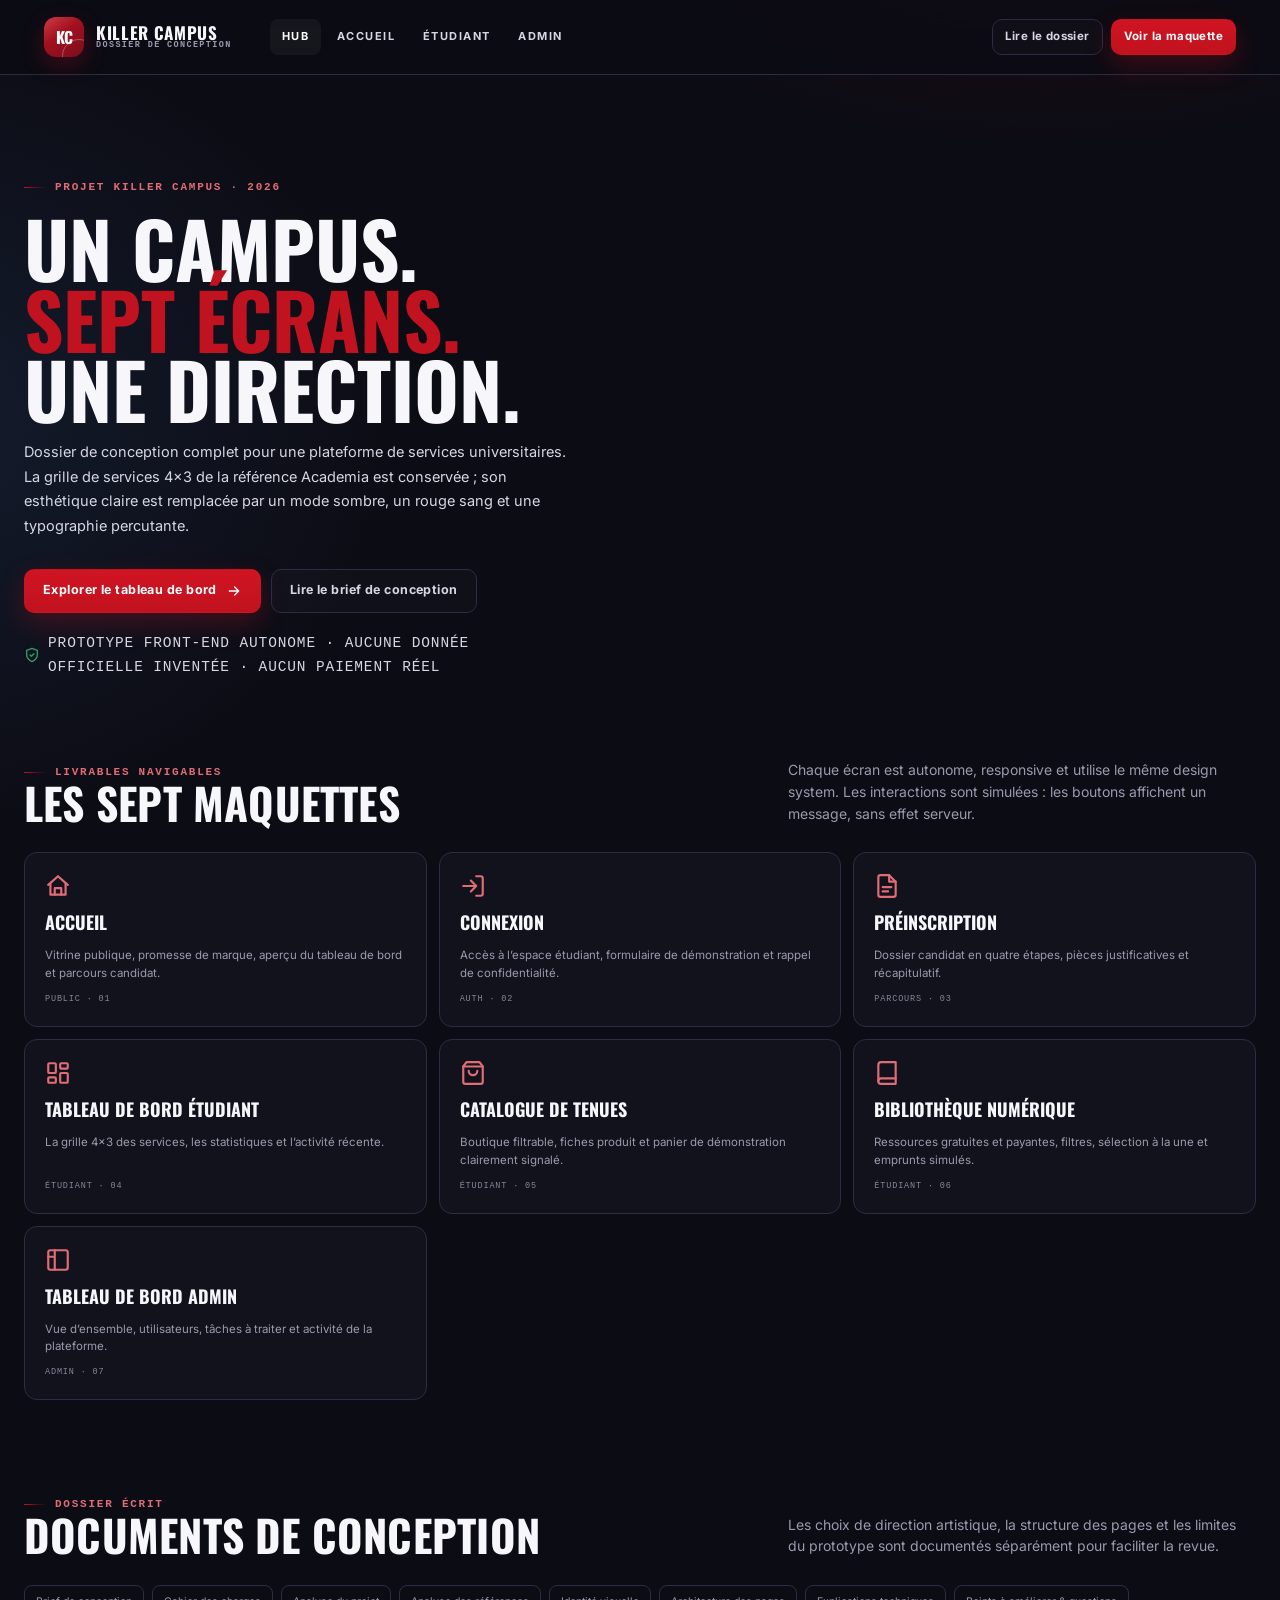
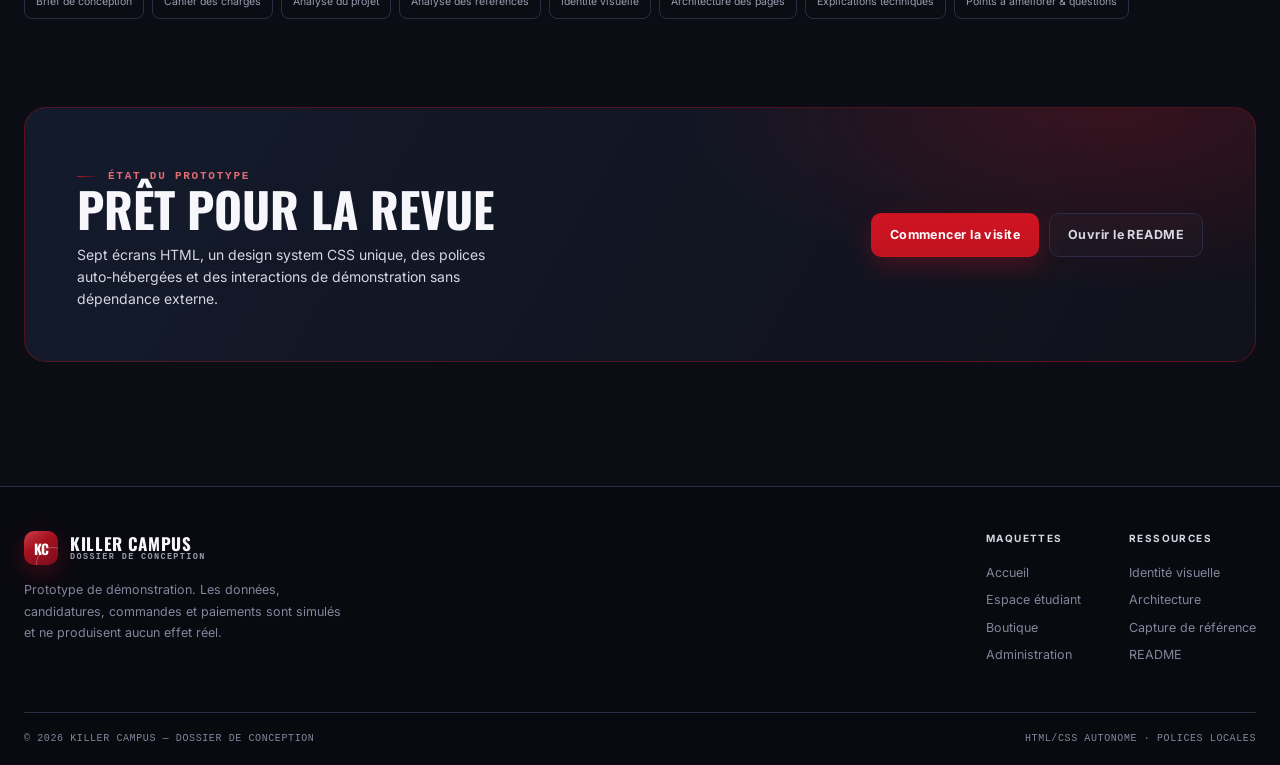
<file: index.html>
<!DOCTYPE html>
<html lang="fr">
<head>
  <meta charset="utf-8">
  <meta name="viewport" content="width=device-width, initial-scale=1">
  <title>Killer Campus — Dossier de conception &amp; maquettes</title>
  <meta name="description" content="Hub du dossier de conception Killer Campus : analyse, identité visuelle, architecture et sept maquettes HTML/CSS.">
  <link rel="stylesheet" href="styles/killer-campus.css?v=20261032">
</head>
<body>
  <a class="skip-link" href="#contenu">Aller au contenu</a>

  <header class="topbar">
    <div class="topbar-inner">
      <a class="brand" href="index.html">
        <span class="brand-mark">KC</span>
        <span class="brand-text">
          <span class="brand-name">Killer Campus</span>
          <span class="brand-sub">Dossier de conception</span>
        </span>
      </a>

      <nav class="topbar-nav" aria-label="Navigation principale">
        <a class="topbar-link is-active" href="index.html" aria-current="page">Hub</a>
        <a class="topbar-link" href="sources/maquettes/accueil.html">Accueil</a>
        <a class="topbar-link" href="sources/maquettes/dashboard_etudiant.html">Étudiant</a>
        <a class="topbar-link" href="sources/maquettes/dashboard_admin.html">Admin</a>
      </nav>

      <div class="topbar-actions">
        <a class="btn btn--ghost btn--sm" href="sources/README.md">Lire le dossier</a>
        <a class="btn btn--primary btn--sm" href="sources/maquettes/accueil.html">Voir la maquette</a>
        <button class="menu-toggle" type="button" aria-label="Ouvrir le menu" aria-expanded="false" aria-controls="menu-mobile" data-menu-toggle>
          <svg class="icon" viewBox="0 0 24 24" aria-hidden="true"><path d="M4 6h16M4 12h16M4 18h16"/></svg>
        </button>
      </div>
    </div>

    <div class="mobile-nav" id="menu-mobile" data-mobile-nav>
      <nav class="mobile-nav-inner" aria-label="Navigation mobile">
        <a href="index.html" aria-current="page">Hub</a>
        <a href="sources/maquettes/accueil.html">Accueil</a>
        <a href="sources/maquettes/dashboard_etudiant.html">Étudiant</a>
        <a href="sources/maquettes/dashboard_admin.html">Admin</a>
        <a href="sources/README.md">Lire le dossier</a>
      </nav>
    </div>
  </header>

  <main id="contenu">
    <div class="container">
      <section class="hub-hero" aria-labelledby="hub-title">
        <span class="eyebrow">Projet Killer Campus · 2026</span>
        <h1 id="hub-title">Un campus.<br><em>Sept écrans.</em><br>Une direction.</h1>
        <p>
          Dossier de conception complet pour une plateforme de services universitaires.
          La grille de services 4×3 de la référence Academia est conservée ; son esthétique
          claire est remplacée par un mode sombre, un rouge sang et une typographie percutante.
        </p>
        <div class="hero-actions">
          <a class="btn btn--primary" href="sources/maquettes/dashboard_etudiant.html">
            Explorer le tableau de bord
            <svg class="icon icon-sm" viewBox="0 0 24 24" aria-hidden="true"><path d="M5 12h14M13 6l6 6-6 6"/></svg>
          </a>
          <a class="btn btn--ghost" href="sources/brief_conception.md">Lire le brief de conception</a>
        </div>
        <p class="hero-note">
          <svg class="icon icon-sm" viewBox="0 0 24 24" aria-hidden="true"><path d="M12 22s8-4 8-10V5l-8-3-8 3v7c0 6 8 10 8 10z"/><path d="m9 12 2 2 4-4"/></svg>
          Prototype front-end autonome · aucune donnée officielle inventée · aucun paiement réel
        </p>
      </section>

      <section class="section section--tight" aria-labelledby="mockups-title">
        <div class="section-head">
          <div>
            <span class="eyebrow">Livrables navigables</span>
            <h2 id="mockups-title">Les sept maquettes</h2>
          </div>
          <p>
            Chaque écran est autonome, responsive et utilise le même design system.
            Les interactions sont simulées : les boutons affichent un message, sans effet serveur.
          </p>
        </div>

        <div class="hub-grid">
          <a class="hub-card" href="sources/maquettes/accueil.html">
            <svg class="icon icon-lg" viewBox="0 0 24 24" aria-hidden="true"><path d="m3 11 9-8 9 8"/><path d="M5 10v10h14V10"/><path d="M9 20v-6h6v6"/></svg>
            <h3>Accueil</h3>
            <p>Vitrine publique, promesse de marque, aperçu du tableau de bord et parcours candidat.</p>
            <span>Public · 01</span>
          </a>
          <a class="hub-card" href="sources/maquettes/connexion.html">
            <svg class="icon icon-lg" viewBox="0 0 24 24" aria-hidden="true"><path d="M15 3h4a2 2 0 0 1 2 2v14a2 2 0 0 1-2 2h-4"/><path d="m10 17 5-5-5-5M15 12H3"/></svg>
            <h3>Connexion</h3>
            <p>Accès à l’espace étudiant, formulaire de démonstration et rappel de confidentialité.</p>
            <span>Auth · 02</span>
          </a>
          <a class="hub-card" href="sources/maquettes/preinscription.html">
            <svg class="icon icon-lg" viewBox="0 0 24 24" aria-hidden="true"><path d="M14 2H6a2 2 0 0 0-2 2v16a2 2 0 0 0 2 2h12a2 2 0 0 0 2-2V8z"/><path d="M14 2v6h6"/><path d="M8 13h8M8 17h5"/></svg>
            <h3>Préinscription</h3>
            <p>Dossier candidat en quatre étapes, pièces justificatives et récapitulatif.</p>
            <span>Parcours · 03</span>
          </a>
          <a class="hub-card" href="sources/maquettes/dashboard_etudiant.html">
            <svg class="icon icon-lg" viewBox="0 0 24 24" aria-hidden="true"><rect x="3" y="3" width="7" height="9" rx="1"/><rect x="14" y="3" width="7" height="5" rx="1"/><rect x="14" y="12" width="7" height="9" rx="1"/><rect x="3" y="16" width="7" height="5" rx="1"/></svg>
            <h3>Tableau de bord étudiant</h3>
            <p>La grille 4×3 des services, les statistiques et l’activité récente.</p>
            <span>Étudiant · 04</span>
          </a>
          <a class="hub-card" href="sources/maquettes/catalogue_tenues.html">
            <svg class="icon icon-lg" viewBox="0 0 24 24" aria-hidden="true"><path d="M6 2 3 6v14a2 2 0 0 0 2 2h14a2 2 0 0 0 2-2V6l-3-4z"/><path d="M3 6h18"/><path d="M16 10a4 4 0 0 1-8 0"/></svg>
            <h3>Catalogue de tenues</h3>
            <p>Boutique filtrable, fiches produit et panier de démonstration clairement signalé.</p>
            <span>Étudiant · 05</span>
          </a>
          <a class="hub-card" href="sources/maquettes/bibliotheque.html">
            <svg class="icon icon-lg" viewBox="0 0 24 24" aria-hidden="true"><path d="M4 19.5A2.5 2.5 0 0 1 6.5 17H20"/><path d="M6.5 2H20v20H6.5A2.5 2.5 0 0 1 4 19.5v-15A2.5 2.5 0 0 1 6.5 2z"/></svg>
            <h3>Bibliothèque numérique</h3>
            <p>Ressources gratuites et payantes, filtres, sélection à la une et emprunts simulés.</p>
            <span>Étudiant · 06</span>
          </a>
          <a class="hub-card" href="sources/maquettes/dashboard_admin.html">
            <svg class="icon icon-lg" viewBox="0 0 24 24" aria-hidden="true"><rect x="3" y="3" width="18" height="18" rx="2"/><path d="M9 3v18M3 9h6"/></svg>
            <h3>Tableau de bord admin</h3>
            <p>Vue d’ensemble, utilisateurs, tâches à traiter et activité de la plateforme.</p>
            <span>Admin · 07</span>
          </a>
        </div>
      </section>

      <section class="section section--tight" aria-labelledby="docs-title">
        <div class="section-head">
          <div>
            <span class="eyebrow">Dossier écrit</span>
            <h2 id="docs-title">Documents de conception</h2>
          </div>
          <p>
            Les choix de direction artistique, la structure des pages et les limites du prototype
            sont documentés séparément pour faciliter la revue.
          </p>
        </div>
        <div class="doc-links">
          <a class="doc-link" href="sources/brief_conception.md">Brief de conception</a>
          <a class="doc-link" href="sources/cahier_des_charges.md">Cahier des charges</a>
          <a class="doc-link" href="sources/analyse_projet.md">Analyse du projet</a>
          <a class="doc-link" href="sources/analyse_referes.md">Analyse des références</a>
          <a class="doc-link" href="sources/identite_visuelle.md">Identité visuelle</a>
          <a class="doc-link" href="sources/architecture_pages.md">Architecture des pages</a>
          <a class="doc-link" href="sources/explications_techniques.md">Explications techniques</a>
          <a class="doc-link" href="sources/points_ameliorer_questions.md">Points à améliorer &amp; questions</a>
        </div>
      </section>

      <section class="section section--tight">
        <div class="cta-band">
          <div>
            <span class="eyebrow">État du prototype</span>
            <h2>Prêt pour la revue</h2>
            <p>
              Sept écrans HTML, un design system CSS unique, des polices auto-hébergées et des
              interactions de démonstration sans dépendance externe.
            </p>
          </div>
          <div class="cta-actions">
            <a class="btn btn--primary" href="sources/maquettes/accueil.html">Commencer la visite</a>
            <a class="btn btn--ghost" href="sources/README.md">Ouvrir le README</a>
          </div>
        </div>
      </section>
    </div>
  </main>

  <footer class="footer">
    <div class="container">
      <div class="footer-inner">
        <div class="footer-brand">
          <a class="brand brand--compact" href="index.html">
            <span class="brand-mark">KC</span>
            <span class="brand-text"><span class="brand-name">Killer Campus</span><span class="brand-sub">Dossier de conception</span></span>
          </a>
          <p>Prototype de démonstration. Les données, candidatures, commandes et paiements sont simulés et ne produisent aucun effet réel.</p>
        </div>
        <div class="footer-cols">
          <div class="footer-col">
            <p class="footer-col-title">Maquettes</p>
            <a href="sources/maquettes/accueil.html">Accueil</a>
            <a href="sources/maquettes/dashboard_etudiant.html">Espace étudiant</a>
            <a href="sources/maquettes/catalogue_tenues.html">Boutique</a>
            <a href="sources/maquettes/dashboard_admin.html">Administration</a>
          </div>
          <div class="footer-col">
            <p class="footer-col-title">Ressources</p>
            <a href="sources/identite_visuelle.md">Identité visuelle</a>
            <a href="sources/architecture_pages.md">Architecture</a>
            <a href="references/referee_academia_20261029.jpg">Capture de référence</a>
            <a href="sources/README.md">README</a>
          </div>
        </div>
      </div>
      <div class="footer-bottom">
        <span>© <span data-year>2026</span> Killer Campus — dossier de conception</span>
        <span>HTML/CSS autonome · polices locales</span>
      </div>
    </div>
  </footer>

  <script src="scripts/app.js?v=20261032"></script>
</body>
</html>
</file>
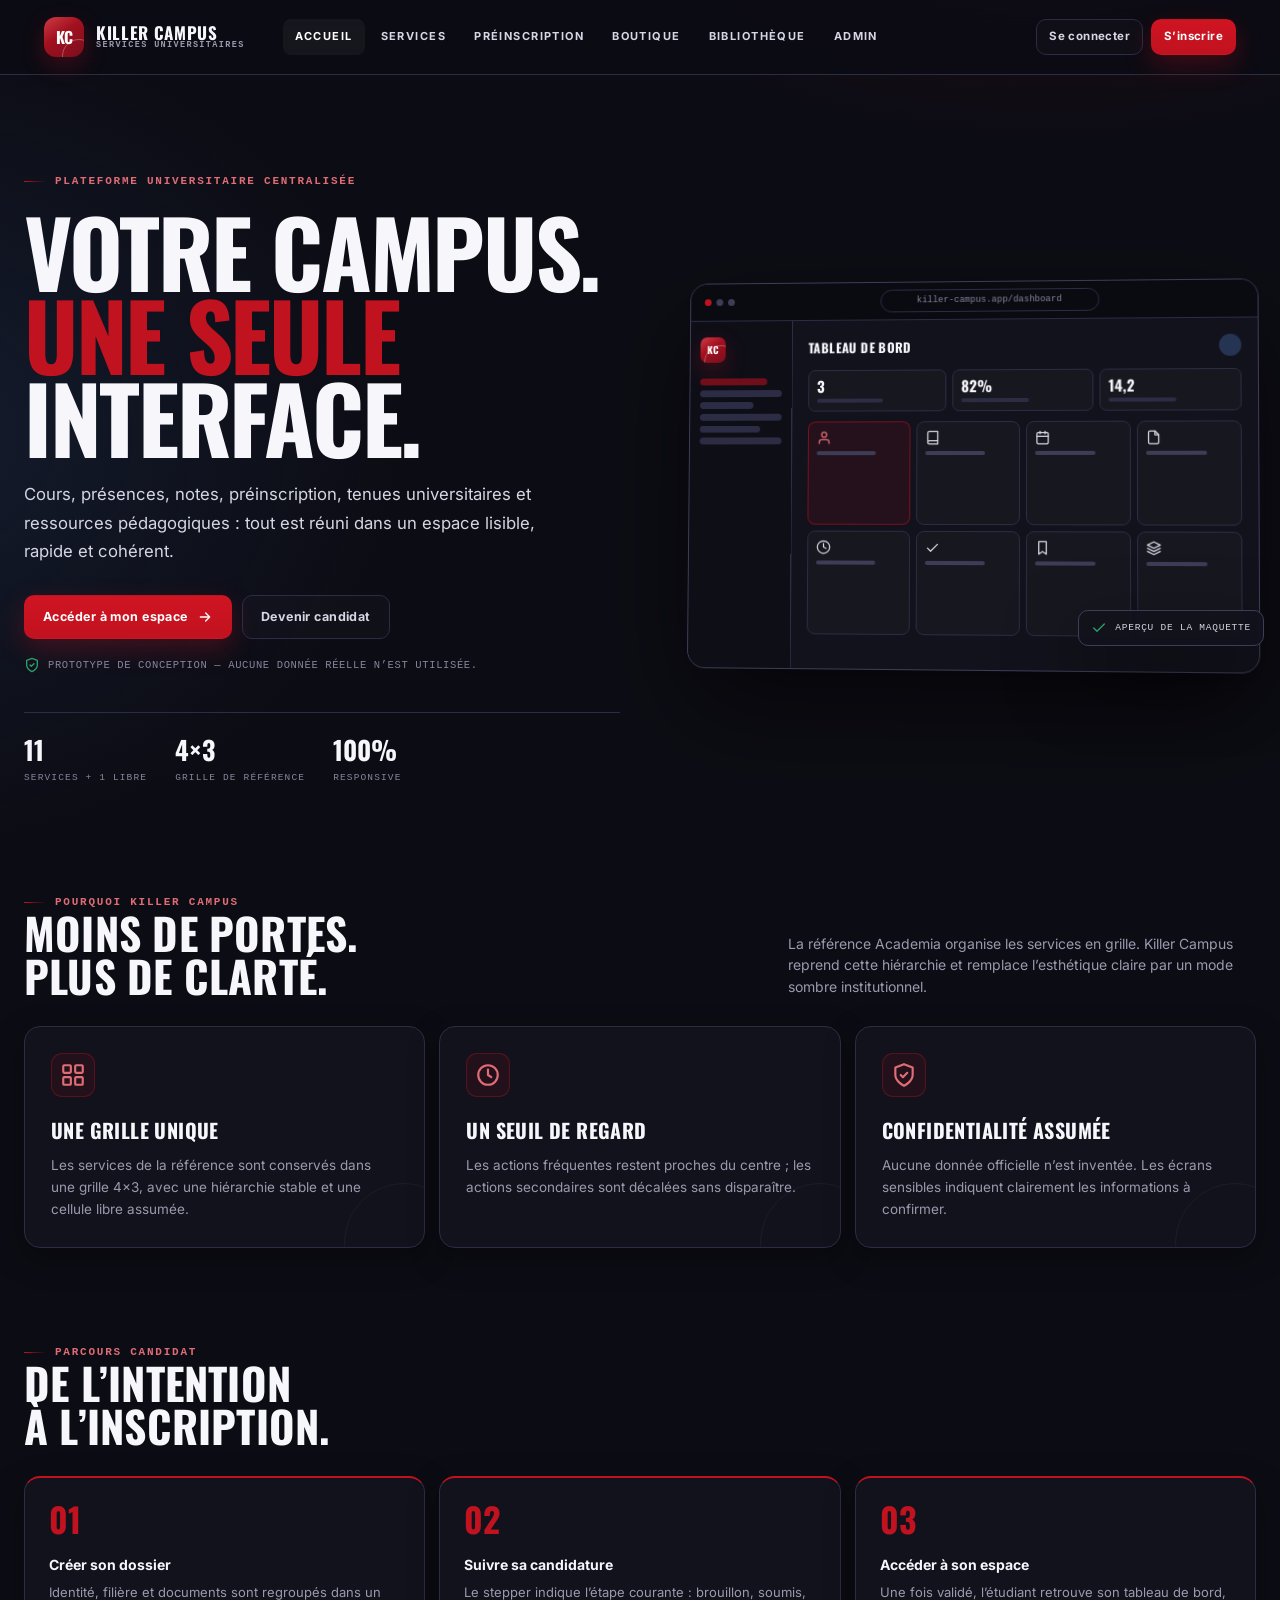
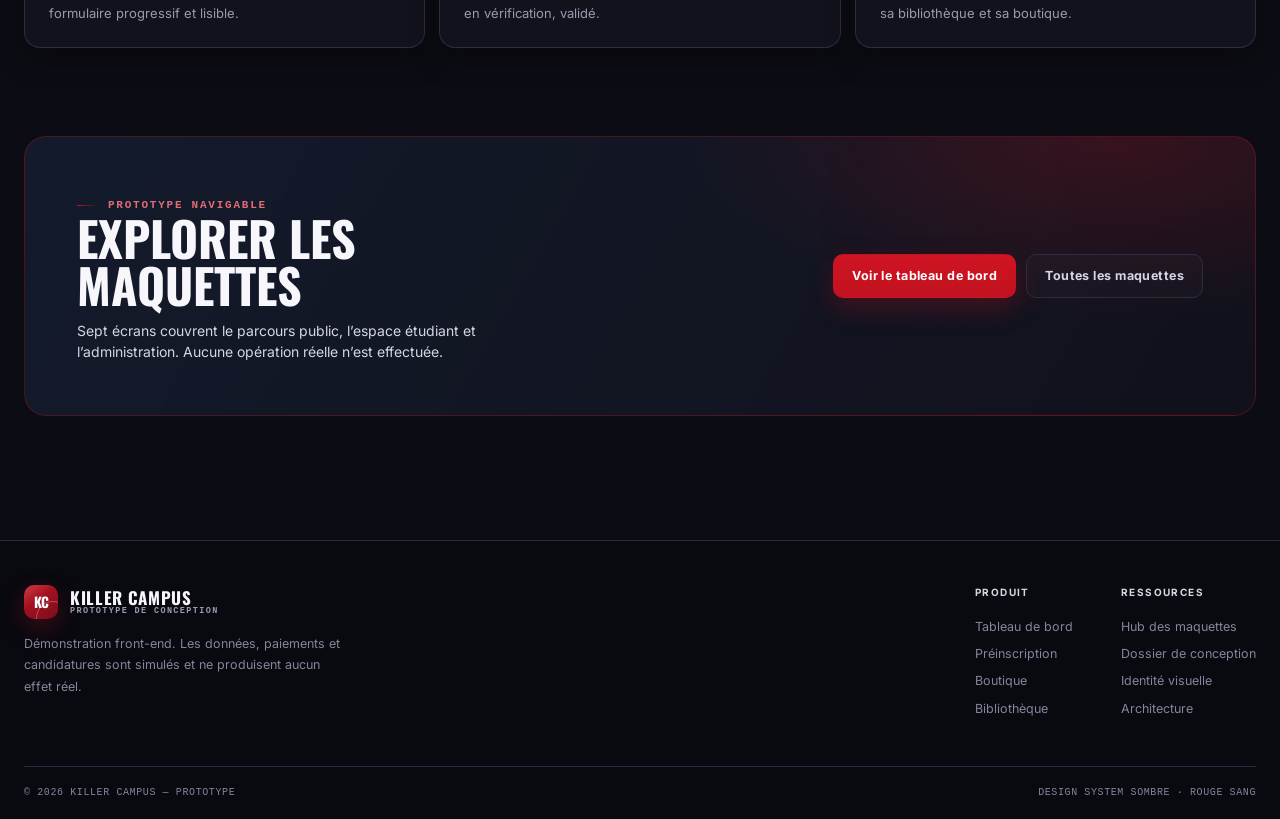
<file: sources/maquettes/accueil.html>
<!DOCTYPE html>
<html lang="fr">
<head>
  <meta charset="utf-8">
  <meta name="viewport" content="width=device-width, initial-scale=1">
  <title>Accueil — Killer Campus</title>
  <meta name="description" content="Killer Campus centralise les services universitaires : cours, notes, préinscription, boutique et bibliothèque numérique.">
  <link rel="stylesheet" href="../../styles/killer-campus.css?v=20261032">
</head>
<body>
  <a class="skip-link" href="#contenu">Aller au contenu</a>

  <header class="topbar">
    <div class="topbar-inner">
      <a class="brand" href="../../index.html">
        <span class="brand-mark">KC</span>
        <span class="brand-text">
          <span class="brand-name">Killer Campus</span>
          <span class="brand-sub">Services universitaires</span>
        </span>
      </a>

      <nav class="topbar-nav" aria-label="Navigation principale">
        <a class="topbar-link is-active" href="accueil.html" aria-current="page">Accueil</a>
        <a class="topbar-link" href="dashboard_etudiant.html">Services</a>
        <a class="topbar-link" href="preinscription.html">Préinscription</a>
        <a class="topbar-link" href="catalogue_tenues.html">Boutique</a>
        <a class="topbar-link" href="bibliotheque.html">Bibliothèque</a>
        <a class="topbar-link" href="dashboard_admin.html">Admin</a>
      </nav>

      <div class="topbar-actions">
        <a class="btn btn--ghost btn--sm" href="connexion.html">Se connecter</a>
        <a class="btn btn--primary btn--sm" href="preinscription.html">S’inscrire</a>
        <button class="menu-toggle" type="button" aria-label="Ouvrir le menu" aria-expanded="false" aria-controls="menu-mobile" data-menu-toggle>
          <svg class="icon" viewBox="0 0 24 24" aria-hidden="true"><path d="M4 6h16M4 12h16M4 18h16"/></svg>
        </button>
      </div>
    </div>

    <div class="mobile-nav" id="menu-mobile" data-mobile-nav>
      <nav class="mobile-nav-inner" aria-label="Navigation mobile">
        <a href="accueil.html">Accueil</a>
        <a href="dashboard_etudiant.html">Services</a>
        <a href="preinscription.html">Préinscription</a>
        <a href="catalogue_tenues.html">Boutique</a>
        <a href="bibliotheque.html">Bibliothèque</a>
        <a href="dashboard_admin.html">Admin</a>
        <a href="connexion.html">Connexion</a>
      </nav>
    </div>
  </header>

  <main id="contenu">
    <div class="container">
      <section class="hero" aria-labelledby="hero-title">
        <div>
          <span class="eyebrow">Plateforme universitaire centralisée</span>
          <h1 id="hero-title">Votre campus.<br><em>Une seule</em> interface.</h1>
          <p class="hero-lead">
            Cours, présences, notes, préinscription, tenues universitaires et ressources
            pédagogiques : tout est réuni dans un espace lisible, rapide et cohérent.
          </p>
          <div class="hero-actions">
            <a class="btn btn--primary" href="connexion.html">
              Accéder à mon espace
              <svg class="icon icon-sm" viewBox="0 0 24 24" aria-hidden="true"><path d="M5 12h14M13 6l6 6-6 6"/></svg>
            </a>
            <a class="btn btn--ghost" href="preinscription.html">Devenir candidat</a>
          </div>
          <p class="hero-note">
            <svg class="icon icon-sm" viewBox="0 0 24 24" aria-hidden="true"><path d="M12 22s8-4 8-10V5l-8-3-8 3v7c0 6 8 10 8 10z"/><path d="m9 12 2 2 4-4"/></svg>
            Prototype de conception — aucune donnée réelle n’est utilisée.
          </p>
          <div class="hero-metrics" aria-label="Chiffres clés de la démonstration">
            <div class="hero-metric"><strong>11</strong><span>services + 1 libre</span></div>
            <div class="hero-metric"><strong>4×3</strong><span>grille de référence</span></div>
            <div class="hero-metric"><strong>100%</strong><span>responsive</span></div>
          </div>
        </div>

        <div class="preview-wrap" aria-hidden="true">
          <div class="browser">
            <div class="browser-bar">
              <div class="browser-dots"><span></span><span></span><span></span></div>
              <div class="browser-address">killer-campus.app/dashboard</div>
            </div>
            <div class="mini-shell">
              <div class="mini-side">
                <span class="brand-mark">KC</span>
                <div class="mini-nav"><span></span><span></span><span></span><span></span><span></span><span></span></div>
              </div>
              <div class="mini-main">
                <div class="mini-title"><strong>Tableau de bord</strong><span></span></div>
                <div class="mini-stats">
                  <div class="mini-stat"><b>3</b><i></i></div>
                  <div class="mini-stat"><b>82%</b><i></i></div>
                  <div class="mini-stat"><b>14,2</b><i></i></div>
                </div>
                <div class="mini-grid">
                  <div class="mini-tile is-hot"><svg class="icon" viewBox="0 0 24 24"><path d="M20 21v-2a4 4 0 0 0-4-4H8a4 4 0 0 0-4 4v2"/><circle cx="12" cy="7" r="4"/></svg><span></span></div>
                  <div class="mini-tile"><svg class="icon" viewBox="0 0 24 24"><path d="M4 19.5A2.5 2.5 0 0 1 6.5 17H20"/><path d="M6.5 2H20v20H6.5A2.5 2.5 0 0 1 4 19.5v-15A2.5 2.5 0 0 1 6.5 2z"/></svg><span></span></div>
                  <div class="mini-tile"><svg class="icon" viewBox="0 0 24 24"><rect x="3" y="4" width="18" height="18" rx="2"/><path d="M16 2v4M8 2v4M3 10h18"/></svg><span></span></div>
                  <div class="mini-tile"><svg class="icon" viewBox="0 0 24 24"><path d="M14 2H6a2 2 0 0 0-2 2v16a2 2 0 0 0 2 2h12a2 2 0 0 0 2-2V8z"/><path d="M14 2v6h6"/></svg><span></span></div>
                  <div class="mini-tile"><svg class="icon" viewBox="0 0 24 24"><circle cx="12" cy="12" r="10"/><path d="M12 6v6l4 2"/></svg><span></span></div>
                  <div class="mini-tile"><svg class="icon" viewBox="0 0 24 24"><path d="M20 7 9 18l-5-5"/></svg><span></span></div>
                  <div class="mini-tile"><svg class="icon" viewBox="0 0 24 24"><path d="M6 2h12v20l-6-4-6 4z"/></svg><span></span></div>
                  <div class="mini-tile"><svg class="icon" viewBox="0 0 24 24"><path d="M12 2 2 7l10 5 10-5-10-5z"/><path d="m2 17 10 5 10-5"/><path d="m2 12 10 5 10-5"/></svg><span></span></div>
                </div>
              </div>
            </div>
          </div>
          <div class="preview-tag">
            <svg class="icon icon-sm" viewBox="0 0 24 24"><path d="M20 6 9 17l-5-5"/></svg>
            Aperçu de la maquette
          </div>
        </div>
      </section>
    </div>

    <section class="section section--tight" aria-labelledby="features-title">
      <div class="container">
        <div class="section-head">
          <div>
            <span class="eyebrow">Pourquoi Killer Campus</span>
            <h2 id="features-title">Moins de portes.<br>Plus de clarté.</h2>
          </div>
          <p>
            La référence Academia organise les services en grille. Killer Campus reprend cette
            hiérarchie et remplace l’esthétique claire par un mode sombre institutionnel.
          </p>
        </div>
        <div class="feature-grid">
          <article class="card feature-card">
            <div class="feature-icon">
              <svg class="icon icon-lg" viewBox="0 0 24 24"><rect x="3" y="3" width="7" height="7" rx="1"/><rect x="14" y="3" width="7" height="7" rx="1"/><rect x="3" y="14" width="7" height="7" rx="1"/><rect x="14" y="14" width="7" height="7" rx="1"/></svg>
            </div>
            <h3>Une grille unique</h3>
            <p>Les services de la référence sont conservés dans une grille 4×3, avec une hiérarchie stable et une cellule libre assumée.</p>
          </article>
          <article class="card feature-card">
            <div class="feature-icon">
              <svg class="icon icon-lg" viewBox="0 0 24 24"><circle cx="12" cy="12" r="9"/><path d="M12 7v5l3 2"/></svg>
            </div>
            <h3>Un seuil de regard</h3>
            <p>Les actions fréquentes restent proches du centre ; les actions secondaires sont décalées sans disparaître.</p>
          </article>
          <article class="card feature-card">
            <div class="feature-icon">
              <svg class="icon icon-lg" viewBox="0 0 24 24"><path d="M12 22s8-4 8-10V5l-8-3-8 3v7c0 6 8 10 8 10z"/><path d="m9 12 2 2 4-4"/></svg>
            </div>
            <h3>Confidentialité assumée</h3>
            <p>Aucune donnée officielle n’est inventée. Les écrans sensibles indiquent clairement les informations à confirmer.</p>
          </article>
        </div>
      </div>
    </section>

    <section class="section section--tight" aria-labelledby="steps-title">
      <div class="container">
        <div class="section-head">
          <div>
            <span class="eyebrow">Parcours candidat</span>
            <h2 id="steps-title">De l’intention<br>à l’inscription.</h2>
          </div>
        </div>
        <div class="steps">
          <article class="card step-card">
            <h3>Créer son dossier</h3>
            <p>Identité, filière et documents sont regroupés dans un formulaire progressif et lisible.</p>
          </article>
          <article class="card step-card">
            <h3>Suivre sa candidature</h3>
            <p>Le stepper indique l’étape courante : brouillon, soumis, en vérification, validé.</p>
          </article>
          <article class="card step-card">
            <h3>Accéder à son espace</h3>
            <p>Une fois validé, l’étudiant retrouve son tableau de bord, sa bibliothèque et sa boutique.</p>
          </article>
        </div>
      </div>
    </section>

    <section class="section section--tight">
      <div class="container">
        <div class="cta-band">
          <div>
            <span class="eyebrow">Prototype navigable</span>
            <h2>Explorer les maquettes</h2>
            <p>Sept écrans couvrent le parcours public, l’espace étudiant et l’administration. Aucune opération réelle n’est effectuée.</p>
          </div>
          <div class="cta-actions">
            <a class="btn btn--primary" href="dashboard_etudiant.html">Voir le tableau de bord</a>
            <a class="btn btn--ghost" href="../../index.html">Toutes les maquettes</a>
          </div>
        </div>
      </div>
    </section>
  </main>

  <footer class="footer">
    <div class="container">
      <div class="footer-inner">
        <div class="footer-brand">
          <a class="brand brand--compact" href="accueil.html">
            <span class="brand-mark">KC</span>
            <span class="brand-text"><span class="brand-name">Killer Campus</span><span class="brand-sub">Prototype de conception</span></span>
          </a>
          <p>Démonstration front-end. Les données, paiements et candidatures sont simulés et ne produisent aucun effet réel.</p>
        </div>
        <div class="footer-cols">
          <div class="footer-col">
            <p class="footer-col-title">Produit</p>
            <a href="dashboard_etudiant.html">Tableau de bord</a>
            <a href="preinscription.html">Préinscription</a>
            <a href="catalogue_tenues.html">Boutique</a>
            <a href="bibliotheque.html">Bibliothèque</a>
          </div>
          <div class="footer-col">
            <p class="footer-col-title">Ressources</p>
            <a href="../../index.html">Hub des maquettes</a>
            <a href="../README.md">Dossier de conception</a>
            <a href="../../sources/identite_visuelle.md">Identité visuelle</a>
            <a href="../../sources/architecture_pages.md">Architecture</a>
          </div>
        </div>
      </div>
      <div class="footer-bottom">
        <span>© <span data-year>2026</span> Killer Campus — prototype</span>
        <span>Design system sombre · rouge sang</span>
      </div>
    </div>
  </footer>

  <script src="../../scripts/app.js?v=20261032"></script>
</body>
</html>
</file>
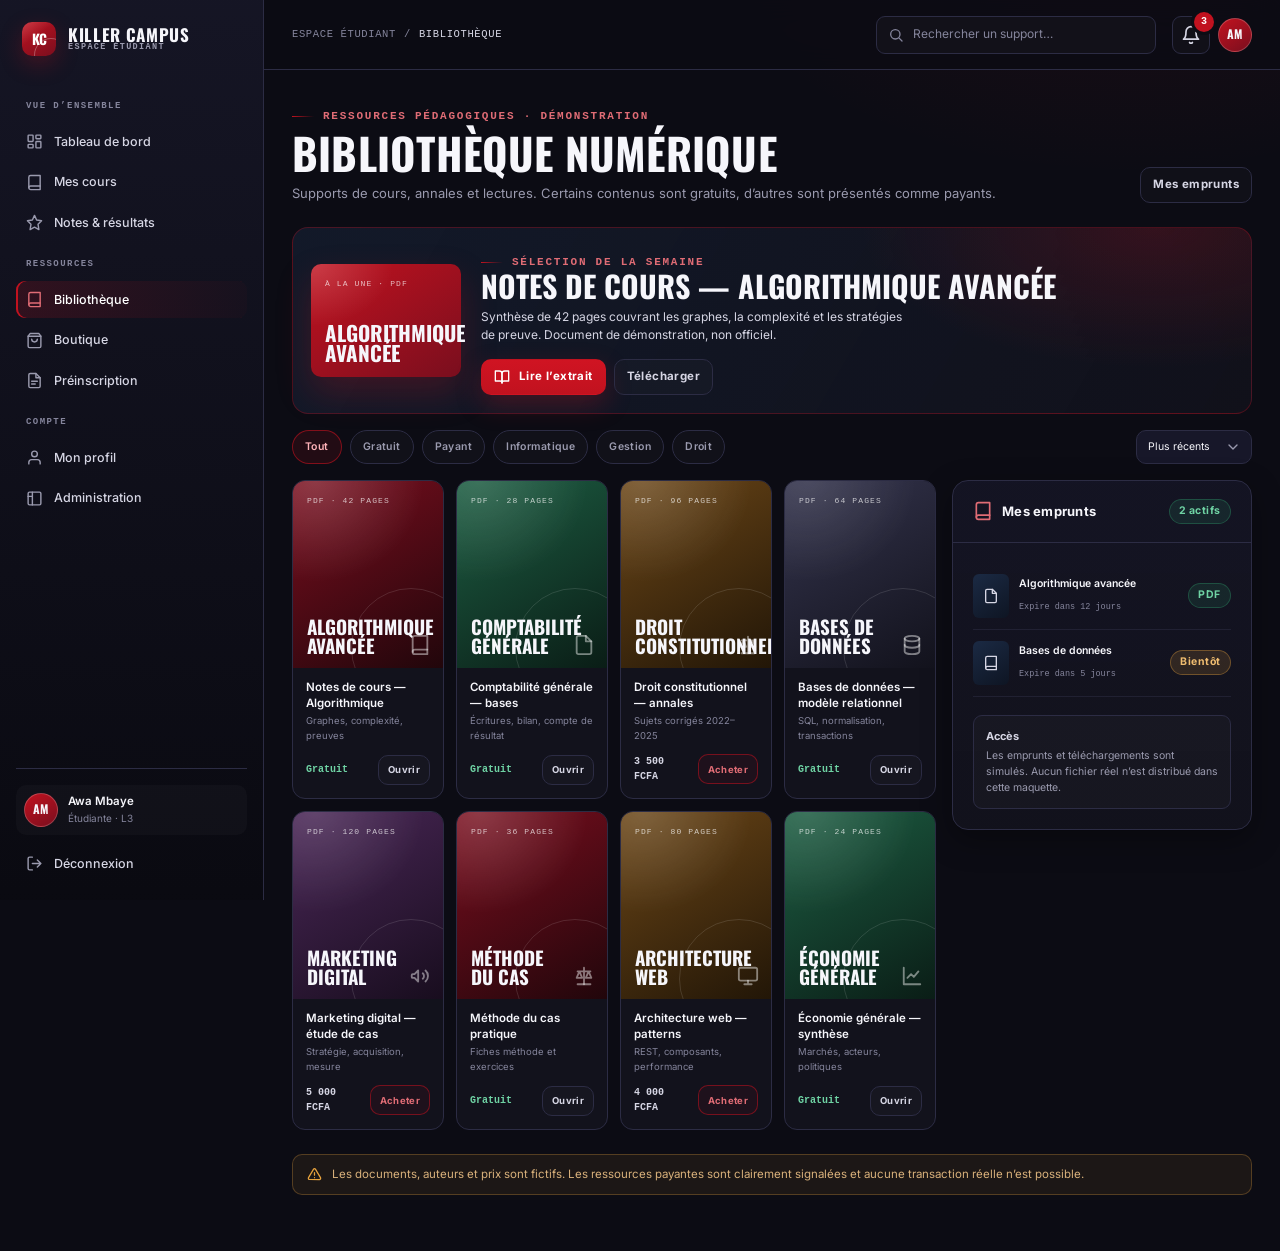
<file: sources/maquettes/bibliotheque.html>
<!DOCTYPE html>
<html lang="fr">
<head>
  <meta charset="utf-8">
  <meta name="viewport" content="width=device-width, initial-scale=1">
  <title>Bibliothèque numérique — Killer Campus</title>
  <meta name="description" content="Bibliothèque numérique Killer Campus : supports pédagogiques gratuits et payants, en démonstration.">
  <link rel="stylesheet" href="../../styles/killer-campus.css?v=20261032">
</head>
<body class="app-body">
  <a class="skip-link" href="#contenu">Aller au contenu</a>

  <div class="app-shell">
    <aside class="sidebar" data-sidebar aria-label="Navigation de l’espace étudiant">
      <div class="sidebar-top">
        <a class="brand brand--compact" href="accueil.html">
          <span class="brand-mark">KC</span>
          <span class="brand-text"><span class="brand-name">Killer Campus</span><span class="brand-sub">Espace étudiant</span></span>
        </a>
        <button class="sidebar-close" type="button" aria-label="Fermer le menu" data-sidebar-close>
          <svg class="icon icon-sm" viewBox="0 0 24 24" aria-hidden="true"><path d="M18 6 6 18M6 6l12 12"/></svg>
        </button>
      </div>

      <nav class="sidebar-nav">
        <div class="nav-group-label">Vue d’ensemble</div>
        <a class="sidebar-link" href="dashboard_etudiant.html">
          <svg class="icon" viewBox="0 0 24 24" aria-hidden="true"><rect x="3" y="3" width="7" height="9" rx="1"/><rect x="14" y="3" width="7" height="5" rx="1"/><rect x="14" y="12" width="7" height="9" rx="1"/><rect x="3" y="16" width="7" height="5" rx="1"/></svg>
          Tableau de bord
        </a>
        <a class="sidebar-link" href="#" data-demo-action="Mes cours : vue non incluse dans ce prototype.">
          <svg class="icon" viewBox="0 0 24 24" aria-hidden="true"><path d="M4 19.5A2.5 2.5 0 0 1 6.5 17H20"/><path d="M6.5 2H20v20H6.5A2.5 2.5 0 0 1 4 19.5v-15A2.5 2.5 0 0 1 6.5 2z"/></svg>
          Mes cours
        </a>
        <a class="sidebar-link" href="#" data-demo-action="Notes et résultats : vue non incluse dans ce prototype.">
          <svg class="icon" viewBox="0 0 24 24" aria-hidden="true"><path d="M12 2 15 8.5 22 9.5 17 14.5 18.2 22 12 18.7 5.8 22 7 14.5 2 9.5 9 8.5z"/></svg>
          Notes &amp; résultats
        </a>

        <div class="nav-group-label">Ressources</div>
        <a class="sidebar-link is-active" href="bibliotheque.html" aria-current="page">
          <svg class="icon" viewBox="0 0 24 24" aria-hidden="true"><path d="M4 19.5A2.5 2.5 0 0 1 6.5 17H20"/><path d="M6.5 2H20v20H6.5A2.5 2.5 0 0 1 4 19.5v-15A2.5 2.5 0 0 1 6.5 2z"/></svg>
          Bibliothèque
        </a>
        <a class="sidebar-link" href="catalogue_tenues.html">
          <svg class="icon" viewBox="0 0 24 24" aria-hidden="true"><path d="M6 2 3 6v14a2 2 0 0 0 2 2h14a2 2 0 0 0 2-2V6l-3-4z"/><path d="M3 6h18"/><path d="M16 10a4 4 0 0 1-8 0"/></svg>
          Boutique
        </a>
        <a class="sidebar-link" href="preinscription.html">
          <svg class="icon" viewBox="0 0 24 24" aria-hidden="true"><path d="M14 2H6a2 2 0 0 0-2 2v16a2 2 0 0 0 2 2h12a2 2 0 0 0 2-2V8z"/><path d="M14 2v6h6"/><path d="M8 13h8M8 17h5"/></svg>
          Préinscription
        </a>

        <div class="nav-group-label">Compte</div>
        <a class="sidebar-link" href="#" data-demo-action="Profil : vue non incluse dans ce prototype.">
          <svg class="icon" viewBox="0 0 24 24" aria-hidden="true"><path d="M20 21v-2a4 4 0 0 0-4-4H8a4 4 0 0 0-4 4v2"/><circle cx="12" cy="7" r="4"/></svg>
          Mon profil
        </a>
        <a class="sidebar-link" href="dashboard_admin.html">
          <svg class="icon" viewBox="0 0 24 24" aria-hidden="true"><rect x="3" y="3" width="18" height="18" rx="2"/><path d="M9 3v18M3 9h6"/></svg>
          Administration
        </a>
      </nav>

      <div class="sidebar-foot">
        <div class="sidebar-user">
          <span class="avatar avatar--red">AM</span>
          <span class="sidebar-user-meta"><strong>Awa Mbaye</strong><span>Étudiante · L3</span></span>
        </div>
        <a class="sidebar-link" href="connexion.html">
          <svg class="icon" viewBox="0 0 24 24" aria-hidden="true"><path d="M9 21H5a2 2 0 0 1-2-2V5a2 2 0 0 1 2-2h4"/><path d="m16 17 5-5-5-5M21 12H9"/></svg>
          Déconnexion
        </a>
      </div>
    </aside>

    <div class="sidebar-scrim" data-sidebar-scrim hidden></div>

    <div class="app-main">
      <header class="app-topbar">
        <button class="app-menu" type="button" aria-label="Ouvrir le menu" aria-expanded="false" data-sidebar-toggle>
          <svg class="icon" viewBox="0 0 24 24" aria-hidden="true"><path d="M4 6h16M4 12h16M4 18h16"/></svg>
        </button>
        <div class="breadcrumb">Espace étudiant <span>/</span> <strong>Bibliothèque</strong></div>
        <div class="app-search">
          <svg class="icon" viewBox="0 0 24 24" aria-hidden="true"><circle cx="11" cy="11" r="7"/><path d="m21 21-4.3-4.3"/></svg>
          <input type="search" placeholder="Rechercher un support…" aria-label="Rechercher un support">
        </div>
        <div class="app-actions">
          <button class="icon-btn" type="button" aria-label="Notifications, 3 non lues" data-demo-action="3 notifications non lues — démonstration.">
            <svg class="icon" viewBox="0 0 24 24" aria-hidden="true"><path d="M18 8A6 6 0 0 0 6 8c0 7-3 9-3 9h18s-3-2-3-9"/><path d="M13.7 21a2 2 0 0 1-3.4 0"/></svg>
            <span class="badge-count">3</span>
          </button>
          <a class="avatar avatar--red" href="#" aria-label="AM — Profil d’Awa Mbaye" data-demo-action="Profil : vue non incluse dans ce prototype.">AM</a>
        </div>
      </header>

      <main class="app-content" id="contenu">
        <div class="page-head">
          <div>
            <span class="eyebrow">Ressources pédagogiques · démonstration</span>
            <h1>Bibliothèque numérique</h1>
            <p>Supports de cours, annales et lectures. Certains contenus sont gratuits, d’autres sont présentés comme payants.</p>
          </div>
          <div class="page-actions">
            <button class="btn btn--ghost btn--sm" type="button" data-demo-action="Mes emprunts : vue non incluse dans ce prototype.">Mes emprunts</button>
          </div>
        </div>

        <section class="featured-resource" aria-labelledby="featured-title">
          <div class="featured-cover">
            <span>À la une · PDF</span>
            <strong>Algorithmique<br>avancée</strong>
          </div>
          <div class="featured-body">
            <span class="eyebrow">Sélection de la semaine</span>
            <h2 id="featured-title">Notes de cours — Algorithmique avancée</h2>
            <p>Synthèse de 42 pages couvrant les graphes, la complexité et les stratégies de preuve. Document de démonstration, non officiel.</p>
            <div class="featured-actions">
              <button class="btn btn--primary btn--sm" type="button" data-demo-action="Lecture simulée : aucun fichier n’est ouvert.">
                <svg class="icon icon-sm" viewBox="0 0 24 24" aria-hidden="true"><path d="M2 3h6a4 4 0 0 1 4 4v14a3 3 0 0 0-3-3H2z"/><path d="M22 3h-6a4 4 0 0 0-4 4v14a3 3 0 0 1 3-3h7z"/></svg>
                Lire l’extrait
              </button>
              <button class="btn btn--ghost btn--sm" type="button" data-demo-action="Téléchargement simulé : aucun fichier n’est généré.">Télécharger</button>
            </div>
          </div>
        </section>

        <div class="filter-bar" data-filter-group data-filter-target=".resource-card">
          <button class="chip is-active" type="button" data-filter="all">Tout</button>
          <button class="chip" type="button" data-filter="gratuit">Gratuit</button>
          <button class="chip" type="button" data-filter="payant">Payant</button>
          <button class="chip" type="button" data-filter="informatique">Informatique</button>
          <button class="chip" type="button" data-filter="gestion">Gestion</button>
          <button class="chip" type="button" data-filter="droit">Droit</button>
          <span class="filter-spacer"></span>
          <select class="select select--sm" aria-label="Trier les ressources">
            <option>Plus récents</option>
            <option>Titre A–Z</option>
            <option>Prix croissant</option>
          </select>
        </div>

        <div class="library-layout">
          <div class="library-grid">
            <article class="resource-card" data-category="gratuit informatique">
              <div class="resource-cover resource-cover--red">
                <span class="resource-cover-label">PDF · 42 pages</span>
                <span class="resource-cover-title">Algorithmique<br>avancée</span>
                <svg class="icon" viewBox="0 0 24 24" aria-hidden="true"><path d="M4 19.5A2.5 2.5 0 0 1 6.5 17H20"/><path d="M6.5 2H20v20H6.5A2.5 2.5 0 0 1 4 19.5v-15A2.5 2.5 0 0 1 6.5 2z"/></svg>
              </div>
              <div class="resource-body">
                <h3>Notes de cours — Algorithmique</h3>
                <p>Graphes, complexité, preuves</p>
                <div class="resource-meta"><span class="resource-price is-free">Gratuit</span><button class="btn btn--ghost" type="button" data-demo-action="Ouverture simulée du support.">Ouvrir</button></div>
              </div>
            </article>

            <article class="resource-card" data-category="gratuit gestion">
              <div class="resource-cover resource-cover--green">
                <span class="resource-cover-label">PDF · 28 pages</span>
                <span class="resource-cover-title">Comptabilité<br>générale</span>
                <svg class="icon" viewBox="0 0 24 24" aria-hidden="true"><path d="M14 2H6a2 2 0 0 0-2 2v16a2 2 0 0 0 2 2h12a2 2 0 0 0 2-2V8z"/><path d="M14 2v6h6"/></svg>
              </div>
              <div class="resource-body">
                <h3>Comptabilité générale — bases</h3>
                <p>Écritures, bilan, compte de résultat</p>
                <div class="resource-meta"><span class="resource-price is-free">Gratuit</span><button class="btn btn--ghost" type="button" data-demo-action="Ouverture simulée du support.">Ouvrir</button></div>
              </div>
            </article>

            <article class="resource-card" data-category="payant droit">
              <div class="resource-cover resource-cover--amber">
                <span class="resource-cover-label">PDF · 96 pages</span>
                <span class="resource-cover-title">Droit<br>constitutionnel</span>
                <svg class="icon" viewBox="0 0 24 24" aria-hidden="true"><path d="M12 3v18M5 7h14M7 7l-3 7h6zM17 7l-3 7h6z"/><path d="M5 21h14"/></svg>
              </div>
              <div class="resource-body">
                <h3>Droit constitutionnel — annales</h3>
                <p>Sujets corrigés 2022–2025</p>
                <div class="resource-meta"><span class="resource-price">3 500 FCFA</span><button class="btn btn--outline" type="button" data-demo-action="Achat simulé : aucun paiement n’est effectué.">Acheter</button></div>
              </div>
            </article>

            <article class="resource-card" data-category="gratuit informatique">
              <div class="resource-cover resource-cover--slate">
                <span class="resource-cover-label">PDF · 64 pages</span>
                <span class="resource-cover-title">Bases de<br>données</span>
                <svg class="icon" viewBox="0 0 24 24" aria-hidden="true"><ellipse cx="12" cy="5" rx="8" ry="3"/><path d="M4 5v14c0 1.7 3.6 3 8 3s8-1.3 8-3V5"/><path d="M4 12c0 1.7 3.6 3 8 3s8-1.3 8-3"/></svg>
              </div>
              <div class="resource-body">
                <h3>Bases de données — modèle relationnel</h3>
                <p>SQL, normalisation, transactions</p>
                <div class="resource-meta"><span class="resource-price is-free">Gratuit</span><button class="btn btn--ghost" type="button" data-demo-action="Ouverture simulée du support.">Ouvrir</button></div>
              </div>
            </article>

            <article class="resource-card" data-category="payant gestion">
              <div class="resource-cover resource-cover--violet">
                <span class="resource-cover-label">PDF · 120 pages</span>
                <span class="resource-cover-title">Marketing<br>digital</span>
                <svg class="icon" viewBox="0 0 24 24" aria-hidden="true"><path d="M3 11v2a1 1 0 0 0 1 1h2l4 4V6L6 10H4a1 1 0 0 0-1 1z"/><path d="M15 9a4 4 0 0 1 0 6"/><path d="M18 6a8 8 0 0 1 0 12"/></svg>
              </div>
              <div class="resource-body">
                <h3>Marketing digital — étude de cas</h3>
                <p>Stratégie, acquisition, mesure</p>
                <div class="resource-meta"><span class="resource-price">5 000 FCFA</span><button class="btn btn--outline" type="button" data-demo-action="Achat simulé : aucun paiement n’est effectué.">Acheter</button></div>
              </div>
            </article>

            <article class="resource-card" data-category="gratuit droit">
              <div class="resource-cover resource-cover--red">
                <span class="resource-cover-label">PDF · 36 pages</span>
                <span class="resource-cover-title">Méthode<br>du cas</span>
                <svg class="icon" viewBox="0 0 24 24" aria-hidden="true"><path d="M12 3v18M5 7h14M7 7l-3 7h6zM17 7l-3 7h6z"/><path d="M5 21h14"/></svg>
              </div>
              <div class="resource-body">
                <h3>Méthode du cas pratique</h3>
                <p>Fiches méthode et exercices</p>
                <div class="resource-meta"><span class="resource-price is-free">Gratuit</span><button class="btn btn--ghost" type="button" data-demo-action="Ouverture simulée du support.">Ouvrir</button></div>
              </div>
            </article>

            <article class="resource-card" data-category="payant informatique">
              <div class="resource-cover resource-cover--amber">
                <span class="resource-cover-label">PDF · 80 pages</span>
                <span class="resource-cover-title">Architecture<br>web</span>
                <svg class="icon" viewBox="0 0 24 24" aria-hidden="true"><rect x="2" y="3" width="20" height="14" rx="2"/><path d="M8 21h8M12 17v4"/></svg>
              </div>
              <div class="resource-body">
                <h3>Architecture web — patterns</h3>
                <p>REST, composants, performance</p>
                <div class="resource-meta"><span class="resource-price">4 000 FCFA</span><button class="btn btn--outline" type="button" data-demo-action="Achat simulé : aucun paiement n’est effectué.">Acheter</button></div>
              </div>
            </article>

            <article class="resource-card" data-category="gratuit gestion">
              <div class="resource-cover resource-cover--green">
                <span class="resource-cover-label">PDF · 24 pages</span>
                <span class="resource-cover-title">Économie<br>générale</span>
                <svg class="icon" viewBox="0 0 24 24" aria-hidden="true"><path d="M3 3v18h18"/><path d="m7 14 4-4 3 3 5-6"/></svg>
              </div>
              <div class="resource-body">
                <h3>Économie générale — synthèse</h3>
                <p>Marchés, acteurs, politiques</p>
                <div class="resource-meta"><span class="resource-price is-free">Gratuit</span><button class="btn btn--ghost" type="button" data-demo-action="Ouverture simulée du support.">Ouvrir</button></div>
              </div>
            </article>
          </div>

          <aside class="panel" aria-labelledby="loans-title">
            <div class="panel-head">
              <h2 class="panel-title" id="loans-title">
                <svg class="icon" viewBox="0 0 24 24" aria-hidden="true"><path d="M4 19.5A2.5 2.5 0 0 1 6.5 17H20"/><path d="M6.5 2H20v20H6.5A2.5 2.5 0 0 1 4 19.5v-15A2.5 2.5 0 0 1 6.5 2z"/></svg>
                Mes emprunts
              </h2>
              <span class="badge badge--green">2 actifs</span>
            </div>
            <div class="panel-body">
              <div class="loan-item">
                <span class="loan-cover"><svg class="icon" viewBox="0 0 24 24" aria-hidden="true"><path d="M14 2H6a2 2 0 0 0-2 2v16a2 2 0 0 0 2 2h12a2 2 0 0 0 2-2V8z"/><path d="M14 2v6h6"/></svg></span>
                <div class="loan-body"><strong>Algorithmique avancée</strong><span>Expire dans 12 jours</span></div>
                <span class="badge badge--green">PDF</span>
              </div>
              <div class="loan-item">
                <span class="loan-cover"><svg class="icon" viewBox="0 0 24 24" aria-hidden="true"><path d="M4 19.5A2.5 2.5 0 0 1 6.5 17H20"/><path d="M6.5 2H20v20H6.5A2.5 2.5 0 0 1 4 19.5v-15A2.5 2.5 0 0 1 6.5 2z"/></svg></span>
                <div class="loan-body"><strong>Bases de données</strong><span>Expire dans 5 jours</span></div>
                <span class="badge badge--amber">Bientôt</span>
              </div>
              <div class="summary-note mt-18">
                <strong>Accès</strong>
                Les emprunts et téléchargements sont simulés. Aucun fichier réel n’est distribué dans cette maquette.
              </div>
            </div>
          </aside>
        </div>

        <p class="demo-note mt-24">
          <svg class="icon" viewBox="0 0 24 24" aria-hidden="true"><path d="M12 9v4M12 17h.01"/><path d="M10.3 3.7 2.4 17a2 2 0 0 0 1.7 3h15.8a2 2 0 0 0 1.7-3L13.7 3.7a2 2 0 0 0-3.4 0z"/></svg>
          Les documents, auteurs et prix sont fictifs. Les ressources payantes sont clairement signalées et aucune transaction réelle n’est possible.
        </p>
      </main>
    </div>
  </div>

  <div class="toast" role="status" aria-live="polite" data-toast>
    <svg class="icon" viewBox="0 0 24 24" aria-hidden="true"><path d="M20 6 9 17l-5-5"/></svg>
    <span data-toast-message>Action simulée.</span>
  </div>

  <script src="../../scripts/app.js?v=20261032"></script>
</body>
</html>
</file>
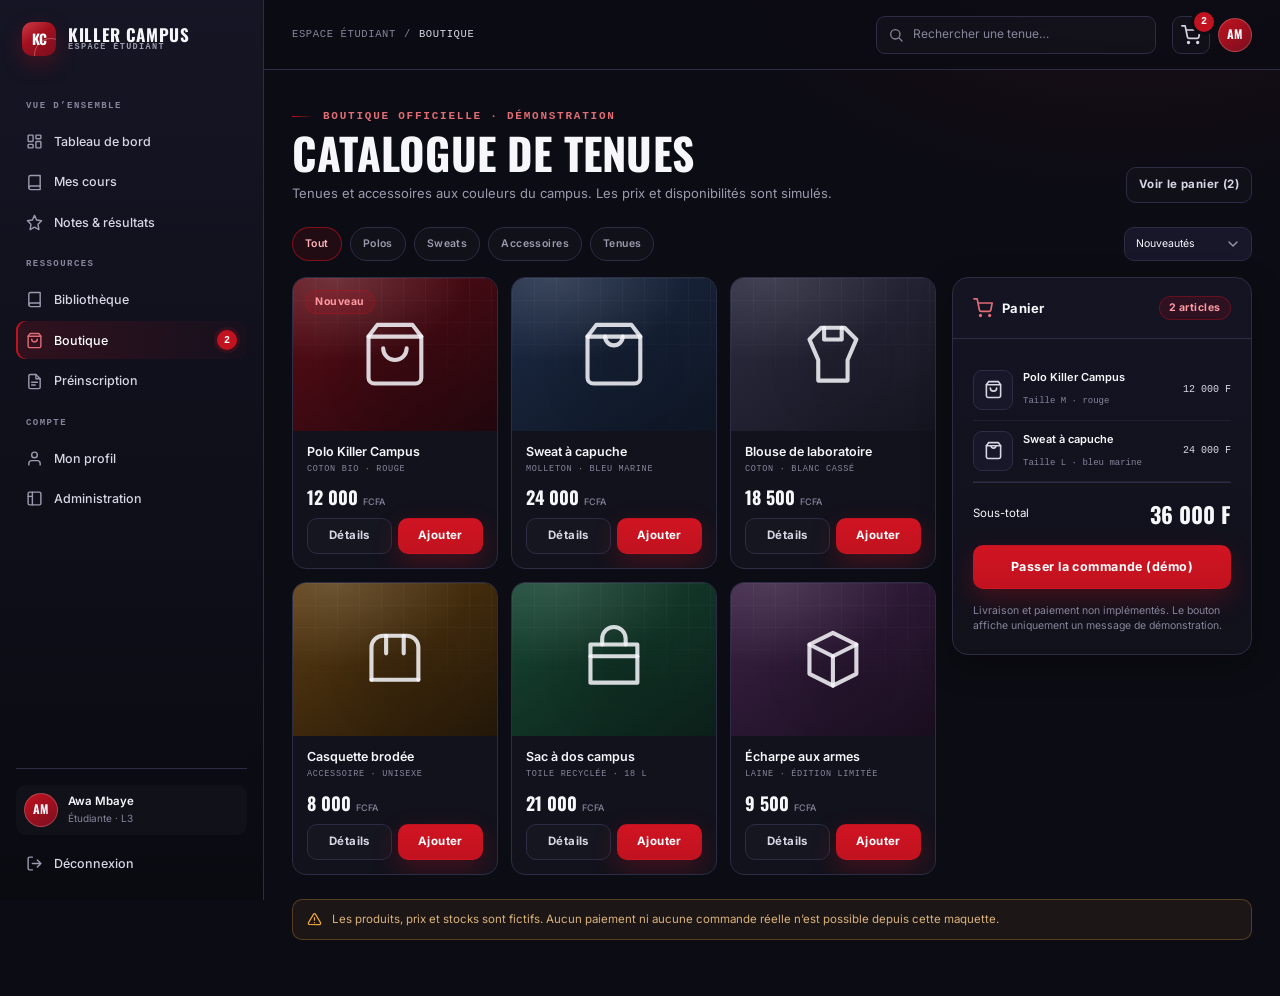
<file: sources/maquettes/catalogue_tenues.html>
<!DOCTYPE html>
<html lang="fr">
<head>
  <meta charset="utf-8">
  <meta name="viewport" content="width=device-width, initial-scale=1">
  <title>Catalogue de tenues — Killer Campus</title>
  <meta name="description" content="Boutique de tenues universitaires Killer Campus. Catalogue et panier de démonstration.">
  <link rel="stylesheet" href="../../styles/killer-campus.css?v=20261032">
</head>
<body class="app-body">
  <a class="skip-link" href="#contenu">Aller au contenu</a>

  <div class="app-shell">
    <aside class="sidebar" data-sidebar aria-label="Navigation de l’espace étudiant">
      <div class="sidebar-top">
        <a class="brand brand--compact" href="accueil.html">
          <span class="brand-mark">KC</span>
          <span class="brand-text"><span class="brand-name">Killer Campus</span><span class="brand-sub">Espace étudiant</span></span>
        </a>
        <button class="sidebar-close" type="button" aria-label="Fermer le menu" data-sidebar-close>
          <svg class="icon icon-sm" viewBox="0 0 24 24" aria-hidden="true"><path d="M18 6 6 18M6 6l12 12"/></svg>
        </button>
      </div>

      <nav class="sidebar-nav">
        <div class="nav-group-label">Vue d’ensemble</div>
        <a class="sidebar-link" href="dashboard_etudiant.html">
          <svg class="icon" viewBox="0 0 24 24" aria-hidden="true"><rect x="3" y="3" width="7" height="9" rx="1"/><rect x="14" y="3" width="7" height="5" rx="1"/><rect x="14" y="12" width="7" height="9" rx="1"/><rect x="3" y="16" width="7" height="5" rx="1"/></svg>
          Tableau de bord
        </a>
        <a class="sidebar-link" href="#" data-demo-action="Mes cours : vue non incluse dans ce prototype.">
          <svg class="icon" viewBox="0 0 24 24" aria-hidden="true"><path d="M4 19.5A2.5 2.5 0 0 1 6.5 17H20"/><path d="M6.5 2H20v20H6.5A2.5 2.5 0 0 1 4 19.5v-15A2.5 2.5 0 0 1 6.5 2z"/></svg>
          Mes cours
        </a>
        <a class="sidebar-link" href="#" data-demo-action="Notes et résultats : vue non incluse dans ce prototype.">
          <svg class="icon" viewBox="0 0 24 24" aria-hidden="true"><path d="M12 2 15 8.5 22 9.5 17 14.5 18.2 22 12 18.7 5.8 22 7 14.5 2 9.5 9 8.5z"/></svg>
          Notes &amp; résultats
        </a>

        <div class="nav-group-label">Ressources</div>
        <a class="sidebar-link" href="bibliotheque.html">
          <svg class="icon" viewBox="0 0 24 24" aria-hidden="true"><path d="M4 19.5A2.5 2.5 0 0 1 6.5 17H20"/><path d="M6.5 2H20v20H6.5A2.5 2.5 0 0 1 4 19.5v-15A2.5 2.5 0 0 1 6.5 2z"/></svg>
          Bibliothèque
        </a>
        <a class="sidebar-link is-active" href="catalogue_tenues.html" aria-current="page">
          <svg class="icon" viewBox="0 0 24 24" aria-hidden="true"><path d="M6 2 3 6v14a2 2 0 0 0 2 2h14a2 2 0 0 0 2-2V6l-3-4z"/><path d="M3 6h18"/><path d="M16 10a4 4 0 0 1-8 0"/></svg>
          Boutique
          <span class="badge-count">2</span>
        </a>
        <a class="sidebar-link" href="preinscription.html">
          <svg class="icon" viewBox="0 0 24 24" aria-hidden="true"><path d="M14 2H6a2 2 0 0 0-2 2v16a2 2 0 0 0 2 2h12a2 2 0 0 0 2-2V8z"/><path d="M14 2v6h6"/><path d="M8 13h8M8 17h5"/></svg>
          Préinscription
        </a>

        <div class="nav-group-label">Compte</div>
        <a class="sidebar-link" href="#" data-demo-action="Profil : vue non incluse dans ce prototype.">
          <svg class="icon" viewBox="0 0 24 24" aria-hidden="true"><path d="M20 21v-2a4 4 0 0 0-4-4H8a4 4 0 0 0-4 4v2"/><circle cx="12" cy="7" r="4"/></svg>
          Mon profil
        </a>
        <a class="sidebar-link" href="dashboard_admin.html">
          <svg class="icon" viewBox="0 0 24 24" aria-hidden="true"><rect x="3" y="3" width="18" height="18" rx="2"/><path d="M9 3v18M3 9h6"/></svg>
          Administration
        </a>
      </nav>

      <div class="sidebar-foot">
        <div class="sidebar-user">
          <span class="avatar avatar--red">AM</span>
          <span class="sidebar-user-meta"><strong>Awa Mbaye</strong><span>Étudiante · L3</span></span>
        </div>
        <a class="sidebar-link" href="connexion.html">
          <svg class="icon" viewBox="0 0 24 24" aria-hidden="true"><path d="M9 21H5a2 2 0 0 1-2-2V5a2 2 0 0 1 2-2h4"/><path d="m16 17 5-5-5-5M21 12H9"/></svg>
          Déconnexion
        </a>
      </div>
    </aside>

    <div class="sidebar-scrim" data-sidebar-scrim hidden></div>

    <div class="app-main">
      <header class="app-topbar">
        <button class="app-menu" type="button" aria-label="Ouvrir le menu" aria-expanded="false" data-sidebar-toggle>
          <svg class="icon" viewBox="0 0 24 24" aria-hidden="true"><path d="M4 6h16M4 12h16M4 18h16"/></svg>
        </button>
        <div class="breadcrumb">Espace étudiant <span>/</span> <strong>Boutique</strong></div>
        <div class="app-search">
          <svg class="icon" viewBox="0 0 24 24" aria-hidden="true"><circle cx="11" cy="11" r="7"/><path d="m21 21-4.3-4.3"/></svg>
          <input type="search" placeholder="Rechercher une tenue…" aria-label="Rechercher une tenue">
        </div>
        <div class="app-actions">
          <button class="icon-btn" type="button" aria-label="Panier, 2 articles" data-demo-action="Panier : 2 articles — démonstration.">
            <svg class="icon" viewBox="0 0 24 24" aria-hidden="true"><circle cx="9" cy="21" r="1"/><circle cx="20" cy="21" r="1"/><path d="M1 1h4l2.7 13.4a2 2 0 0 0 2 1.6h9.7a2 2 0 0 0 2-1.6L23 6H6"/></svg>
            <span class="badge-count">2</span>
          </button>
          <a class="avatar avatar--red" href="#" aria-label="AM — Profil d’Awa Mbaye" data-demo-action="Profil : vue non incluse dans ce prototype.">AM</a>
        </div>
      </header>

      <main class="app-content" id="contenu">
        <div class="page-head">
          <div>
            <span class="eyebrow">Boutique officielle · démonstration</span>
            <h1>Catalogue de tenues</h1>
            <p>Tenues et accessoires aux couleurs du campus. Les prix et disponibilités sont simulés.</p>
          </div>
          <div class="page-actions">
            <a class="btn btn--ghost btn--sm" href="#panier">Voir le panier (2)</a>
          </div>
        </div>

        <div class="filter-bar" data-filter-group data-filter-target=".product-card">
          <button class="chip is-active" type="button" data-filter="all">Tout</button>
          <button class="chip" type="button" data-filter="polo">Polos</button>
          <button class="chip" type="button" data-filter="hoodie">Sweats</button>
          <button class="chip" type="button" data-filter="accessoire">Accessoires</button>
          <button class="chip" type="button" data-filter="tenue">Tenues</button>
          <span class="filter-spacer"></span>
          <select class="select select--sm" aria-label="Trier les tenues">
            <option>Nouveautés</option>
            <option>Prix croissant</option>
            <option>Prix décroissant</option>
          </select>
        </div>

        <div class="shop-layout">
          <div class="product-grid">
            <h2 class="sr-only">Produits disponibles</h2>
            <article class="product-card" data-category="polo tenue">
              <div class="product-art product-art--red">
                <svg class="icon" viewBox="0 0 24 24" aria-hidden="true"><path d="M6 2 3 6v14a2 2 0 0 0 2 2h14a2 2 0 0 0 2-2V6l-3-4z"/><path d="M3 6h18"/><path d="M16 10a4 4 0 0 1-8 0"/></svg>
                <span class="badge badge--red" style="position:absolute;top:12px;left:12px">Nouveau</span>
              </div>
              <div class="product-body">
                <div class="product-top">
                  <div><h3 class="product-title">Polo Killer Campus</h3><p class="product-type">Coton bio · rouge</p></div>
                </div>
                <div class="product-price">12 000 <small>FCFA</small></div>
                <div class="product-actions">
                  <button class="btn btn--ghost btn--sm" type="button" data-demo-action="Détail produit : vue non incluse dans ce prototype.">Détails</button>
                  <button class="btn btn--primary btn--sm" type="button" data-demo-action="Polo ajouté au panier (simulation).">Ajouter</button>
                </div>
              </div>
            </article>

            <article class="product-card" data-category="hoodie">
              <div class="product-art product-art--navy">
                <svg class="icon" viewBox="0 0 24 24" aria-hidden="true"><path d="M6 2 3 6v14a2 2 0 0 0 2 2h14a2 2 0 0 0 2-2V6l-3-4z"/><path d="M3 6h18"/><path d="M9 6a3 3 0 0 0 6 0"/></svg>
              </div>
              <div class="product-body">
                <div class="product-top">
                  <div><h3 class="product-title">Sweat à capuche</h3><p class="product-type">Molleton · bleu marine</p></div>
                </div>
                <div class="product-price">24 000 <small>FCFA</small></div>
                <div class="product-actions">
                  <button class="btn btn--ghost btn--sm" type="button" data-demo-action="Détail produit : vue non incluse dans ce prototype.">Détails</button>
                  <button class="btn btn--primary btn--sm" type="button" data-demo-action="Sweat ajouté au panier (simulation).">Ajouter</button>
                </div>
              </div>
            </article>

            <article class="product-card" data-category="tenue">
              <div class="product-art product-art--slate">
                <svg class="icon" viewBox="0 0 24 24" aria-hidden="true"><path d="M8 3h8l4 4-3 7v7H7v-7L4 7z"/><path d="M9 3v4h6V3"/></svg>
              </div>
              <div class="product-body">
                <div class="product-top">
                  <div><h3 class="product-title">Blouse de laboratoire</h3><p class="product-type">Coton · blanc cassé</p></div>
                </div>
                <div class="product-price">18 500 <small>FCFA</small></div>
                <div class="product-actions">
                  <button class="btn btn--ghost btn--sm" type="button" data-demo-action="Détail produit : vue non incluse dans ce prototype.">Détails</button>
                  <button class="btn btn--primary btn--sm" type="button" data-demo-action="Blouse ajoutée au panier (simulation).">Ajouter</button>
                </div>
              </div>
            </article>

            <article class="product-card" data-category="accessoire">
              <div class="product-art product-art--amber">
                <svg class="icon" viewBox="0 0 24 24" aria-hidden="true"><path d="M4 19V8a4 4 0 0 1 4-4h8a4 4 0 0 1 4 4v11"/><path d="M4 19h16"/><path d="M9 4v6M15 4v6"/></svg>
              </div>
              <div class="product-body">
                <div class="product-top">
                  <div><h3 class="product-title">Casquette brodée</h3><p class="product-type">Accessoire · unisexe</p></div>
                </div>
                <div class="product-price">8 000 <small>FCFA</small></div>
                <div class="product-actions">
                  <button class="btn btn--ghost btn--sm" type="button" data-demo-action="Détail produit : vue non incluse dans ce prototype.">Détails</button>
                  <button class="btn btn--primary btn--sm" type="button" data-demo-action="Casquette ajoutée au panier (simulation).">Ajouter</button>
                </div>
              </div>
            </article>

            <article class="product-card" data-category="accessoire">
              <div class="product-art product-art--green">
                <svg class="icon" viewBox="0 0 24 24" aria-hidden="true"><path d="M4 7h16v13H4z"/><path d="M8 7V5a4 4 0 0 1 8 0v2"/><path d="M4 11h16"/></svg>
              </div>
              <div class="product-body">
                <div class="product-top">
                  <div><h3 class="product-title">Sac à dos campus</h3><p class="product-type">Toile recyclée · 18 L</p></div>
                </div>
                <div class="product-price">21 000 <small>FCFA</small></div>
                <div class="product-actions">
                  <button class="btn btn--ghost btn--sm" type="button" data-demo-action="Détail produit : vue non incluse dans ce prototype.">Détails</button>
                  <button class="btn btn--primary btn--sm" type="button" data-demo-action="Sac ajouté au panier (simulation).">Ajouter</button>
                </div>
              </div>
            </article>

            <article class="product-card" data-category="tenue">
              <div class="product-art product-art--violet">
                <svg class="icon" viewBox="0 0 24 24" aria-hidden="true"><path d="M12 3 4 7l8 4 8-4z"/><path d="M4 7v10l8 4 8-4V7"/><path d="M12 11v10"/></svg>
              </div>
              <div class="product-body">
                <div class="product-top">
                  <div><h3 class="product-title">Écharpe aux armes</h3><p class="product-type">Laine · édition limitée</p></div>
                </div>
                <div class="product-price">9 500 <small>FCFA</small></div>
                <div class="product-actions">
                  <button class="btn btn--ghost btn--sm" type="button" data-demo-action="Détail produit : vue non incluse dans ce prototype.">Détails</button>
                  <button class="btn btn--primary btn--sm" type="button" data-demo-action="Écharpe ajoutée au panier (simulation).">Ajouter</button>
                </div>
              </div>
            </article>
          </div>

          <aside class="panel cart-panel" id="panier" aria-labelledby="cart-title">
            <div class="panel-head">
              <h2 class="panel-title" id="cart-title">
                <svg class="icon" viewBox="0 0 24 24" aria-hidden="true"><circle cx="9" cy="21" r="1"/><circle cx="20" cy="21" r="1"/><path d="M1 1h4l2.7 13.4a2 2 0 0 0 2 1.6h9.7a2 2 0 0 0 2-1.6L23 6H6"/></svg>
                Panier
              </h2>
              <span class="badge badge--red">2 articles</span>
            </div>
            <div class="panel-body">
              <div class="cart-item">
                <span class="cart-thumb"><svg class="icon" viewBox="0 0 24 24" aria-hidden="true"><path d="M6 2 3 6v14a2 2 0 0 0 2 2h14a2 2 0 0 0 2-2V6l-3-4z"/><path d="M3 6h18"/><path d="M16 10a4 4 0 0 1-8 0"/></svg></span>
                <div class="cart-item-body"><strong>Polo Killer Campus</strong><span>Taille M · rouge</span></div>
                <span class="cart-item-price">12 000 F</span>
              </div>
              <div class="cart-item">
                <span class="cart-thumb"><svg class="icon" viewBox="0 0 24 24" aria-hidden="true"><path d="M6 2 3 6v14a2 2 0 0 0 2 2h14a2 2 0 0 0 2-2V6l-3-4z"/><path d="M3 6h18"/><path d="M9 6a3 3 0 0 0 6 0"/></svg></span>
                <div class="cart-item-body"><strong>Sweat à capuche</strong><span>Taille L · bleu marine</span></div>
                <span class="cart-item-price">24 000 F</span>
              </div>
              <div class="cart-total"><span>Sous-total</span><strong>36 000 F</strong></div>
              <button class="btn btn--primary btn--block" type="button" data-demo-action="Commande simulée : aucun paiement n’est effectué.">
                Passer la commande (démo)
              </button>
              <p class="hint mt-14">Livraison et paiement non implémentés. Le bouton affiche uniquement un message de démonstration.</p>
            </div>
          </aside>
        </div>

        <p class="demo-note mt-24">
          <svg class="icon" viewBox="0 0 24 24" aria-hidden="true"><path d="M12 9v4M12 17h.01"/><path d="M10.3 3.7 2.4 17a2 2 0 0 0 1.7 3h15.8a2 2 0 0 0 1.7-3L13.7 3.7a2 2 0 0 0-3.4 0z"/></svg>
          Les produits, prix et stocks sont fictifs. Aucun paiement ni aucune commande réelle n’est possible depuis cette maquette.
        </p>
      </main>
    </div>
  </div>

  <div class="toast" role="status" aria-live="polite" data-toast>
    <svg class="icon" viewBox="0 0 24 24" aria-hidden="true"><path d="M20 6 9 17l-5-5"/></svg>
    <span data-toast-message>Action simulée.</span>
  </div>

  <script src="../../scripts/app.js?v=20261032"></script>
</body>
</html>
</file>
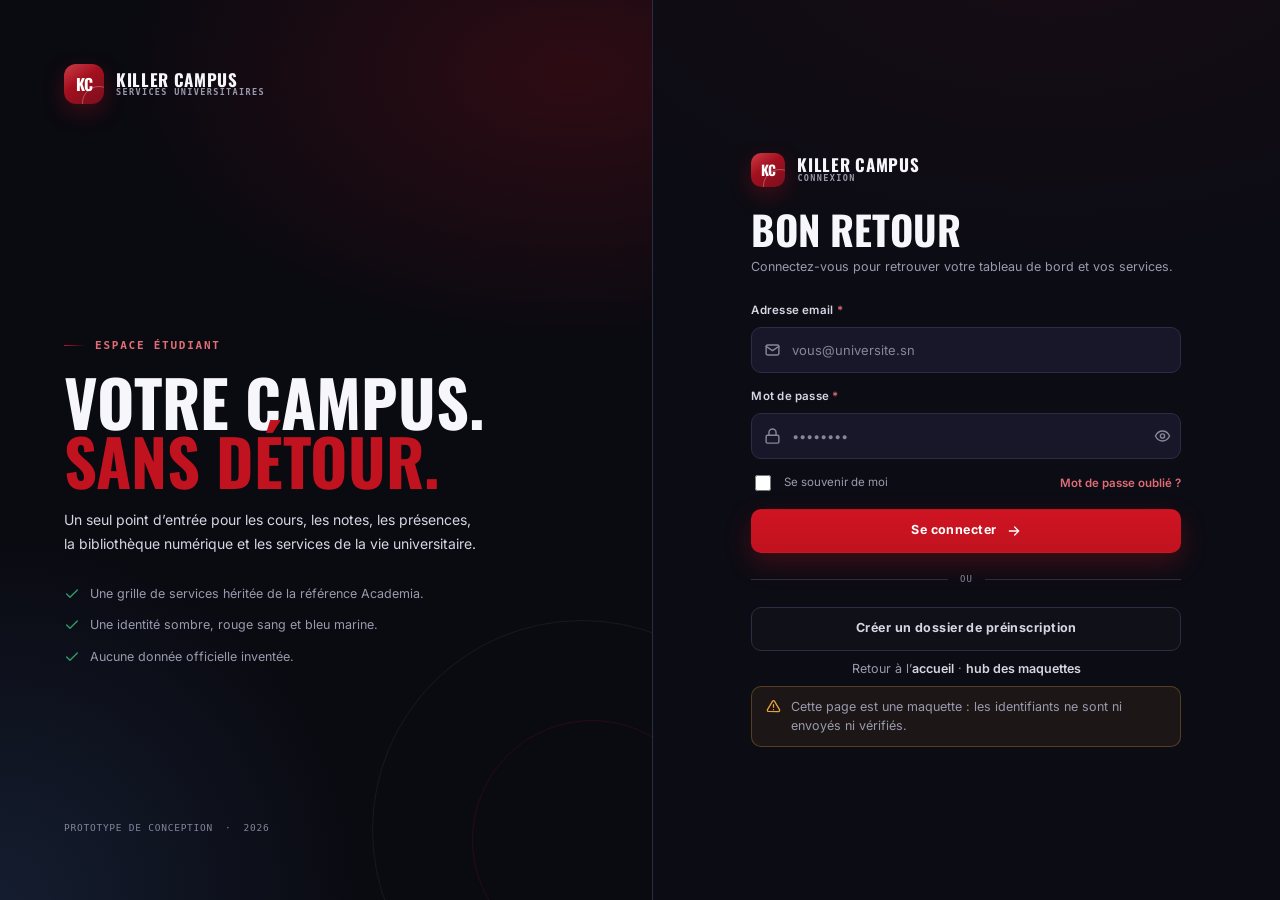
<file: sources/maquettes/connexion.html>
<!DOCTYPE html>
<html lang="fr">
<head>
  <meta charset="utf-8">
  <meta name="viewport" content="width=device-width, initial-scale=1">
  <title>Connexion — Killer Campus</title>
  <meta name="description" content="Connexion à l’espace étudiant Killer Campus. Écran de démonstration.">
  <link rel="stylesheet" href="../../styles/killer-campus.css?v=20261032">
</head>
<body>
  <a class="skip-link" href="#contenu">Aller au contenu</a>

  <div class="auth">
    <aside class="auth-aside" aria-label="Présentation de Killer Campus">
      <a class="brand" href="accueil.html">
        <span class="brand-mark">KC</span>
        <span class="brand-text">
          <span class="brand-name">Killer Campus</span>
          <span class="brand-sub">Services universitaires</span>
        </span>
      </a>

      <div class="auth-aside-content">
        <span class="eyebrow">Espace étudiant</span>
        <h1>Votre campus.<br><em>Sans détour.</em></h1>
        <p>
          Un seul point d’entrée pour les cours, les notes, les présences, la bibliothèque
          numérique et les services de la vie universitaire.
        </p>
        <ul class="auth-list">
          <li><svg class="icon" viewBox="0 0 24 24" aria-hidden="true"><path d="M20 6 9 17l-5-5"/></svg> Une grille de services héritée de la référence Academia.</li>
          <li><svg class="icon" viewBox="0 0 24 24" aria-hidden="true"><path d="M20 6 9 17l-5-5"/></svg> Une identité sombre, rouge sang et bleu marine.</li>
          <li><svg class="icon" viewBox="0 0 24 24" aria-hidden="true"><path d="M20 6 9 17l-5-5"/></svg> Aucune donnée officielle inventée.</li>
        </ul>
      </div>

      <div class="auth-aside-foot">
        <span>Prototype de conception</span>
        <span>·</span>
        <span>2026</span>
      </div>
    </aside>

    <main class="auth-main" id="contenu">
      <div class="auth-card">
        <a class="brand brand--compact" href="accueil.html">
          <span class="brand-mark">KC</span>
          <span class="brand-text"><span class="brand-name">Killer Campus</span><span class="brand-sub">Connexion</span></span>
        </a>

        <h2>Bon retour</h2>
        <p>Connectez-vous pour retrouver votre tableau de bord et vos services.</p>

        <form class="auth-form" novalidate data-demo-action="Connexion simulée : aucun identifiant n’est vérifié dans cette maquette.">
          <div class="field">
            <label class="label" for="email">Adresse email <span class="req">*</span></label>
            <div class="input-group">
              <svg class="icon" viewBox="0 0 24 24" aria-hidden="true"><rect x="3" y="5" width="18" height="14" rx="2"/><path d="m3 7 9 6 9-6"/></svg>
              <input class="input" id="email" name="email" type="email" autocomplete="email" placeholder="vous@universite.sn" required>
            </div>
          </div>

          <div class="field">
            <label class="label" for="password">Mot de passe <span class="req">*</span></label>
            <div class="input-group">
              <svg class="icon" viewBox="0 0 24 24" aria-hidden="true"><rect x="3" y="11" width="18" height="11" rx="2"/><path d="M7 11V7a5 5 0 0 1 10 0v4"/></svg>
              <input class="input" id="password" name="password" type="password" autocomplete="current-password" placeholder="••••••••" required>
              <button class="input-action" type="button" aria-label="Afficher le mot de passe" aria-controls="password" aria-pressed="false" data-password-toggle>
                <svg class="icon icon-sm" viewBox="0 0 24 24" aria-hidden="true"><path d="M2 12s3.5-7 10-7 10 7 10 7-3.5 7-10 7S2 12 2 12z"/><circle cx="12" cy="12" r="3"/></svg>
              </button>
            </div>
          </div>

          <div class="auth-row">
            <label class="check">
              <input type="checkbox" name="remember">
              Se souvenir de moi
            </label>
            <a class="auth-link" href="#" data-demo-action="Réinitialisation simulée : aucun email n’est envoyé.">Mot de passe oublié ?</a>
          </div>

          <button class="btn btn--primary btn--block" type="submit">
            Se connecter
            <svg class="icon icon-sm" viewBox="0 0 24 24" aria-hidden="true"><path d="M5 12h14M13 6l6 6-6 6"/></svg>
          </button>
        </form>

        <div class="auth-divider">ou</div>
        <a class="btn btn--ghost btn--block" href="preinscription.html">Créer un dossier de préinscription</a>

        <p class="auth-foot">
          Retour à l’<a href="accueil.html">accueil</a> · <a href="../../index.html">hub des maquettes</a>
        </p>

        <p class="demo-note mt-24">
          <svg class="icon" viewBox="0 0 24 24" aria-hidden="true"><path d="M12 9v4M12 17h.01"/><path d="M10.3 3.7 2.4 17a2 2 0 0 0 1.7 3h15.8a2 2 0 0 0 1.7-3L13.7 3.7a2 2 0 0 0-3.4 0z"/></svg>
          Cette page est une maquette : les identifiants ne sont ni envoyés ni vérifiés.
        </p>
      </div>
    </main>
  </div>

  <div class="toast" role="status" aria-live="polite" data-toast>
    <svg class="icon" viewBox="0 0 24 24" aria-hidden="true"><path d="M20 6 9 17l-5-5"/></svg>
    <span data-toast-message>Action simulée.</span>
  </div>

  <script src="../../scripts/app.js?v=20261032"></script>
</body>
</html>
</file>
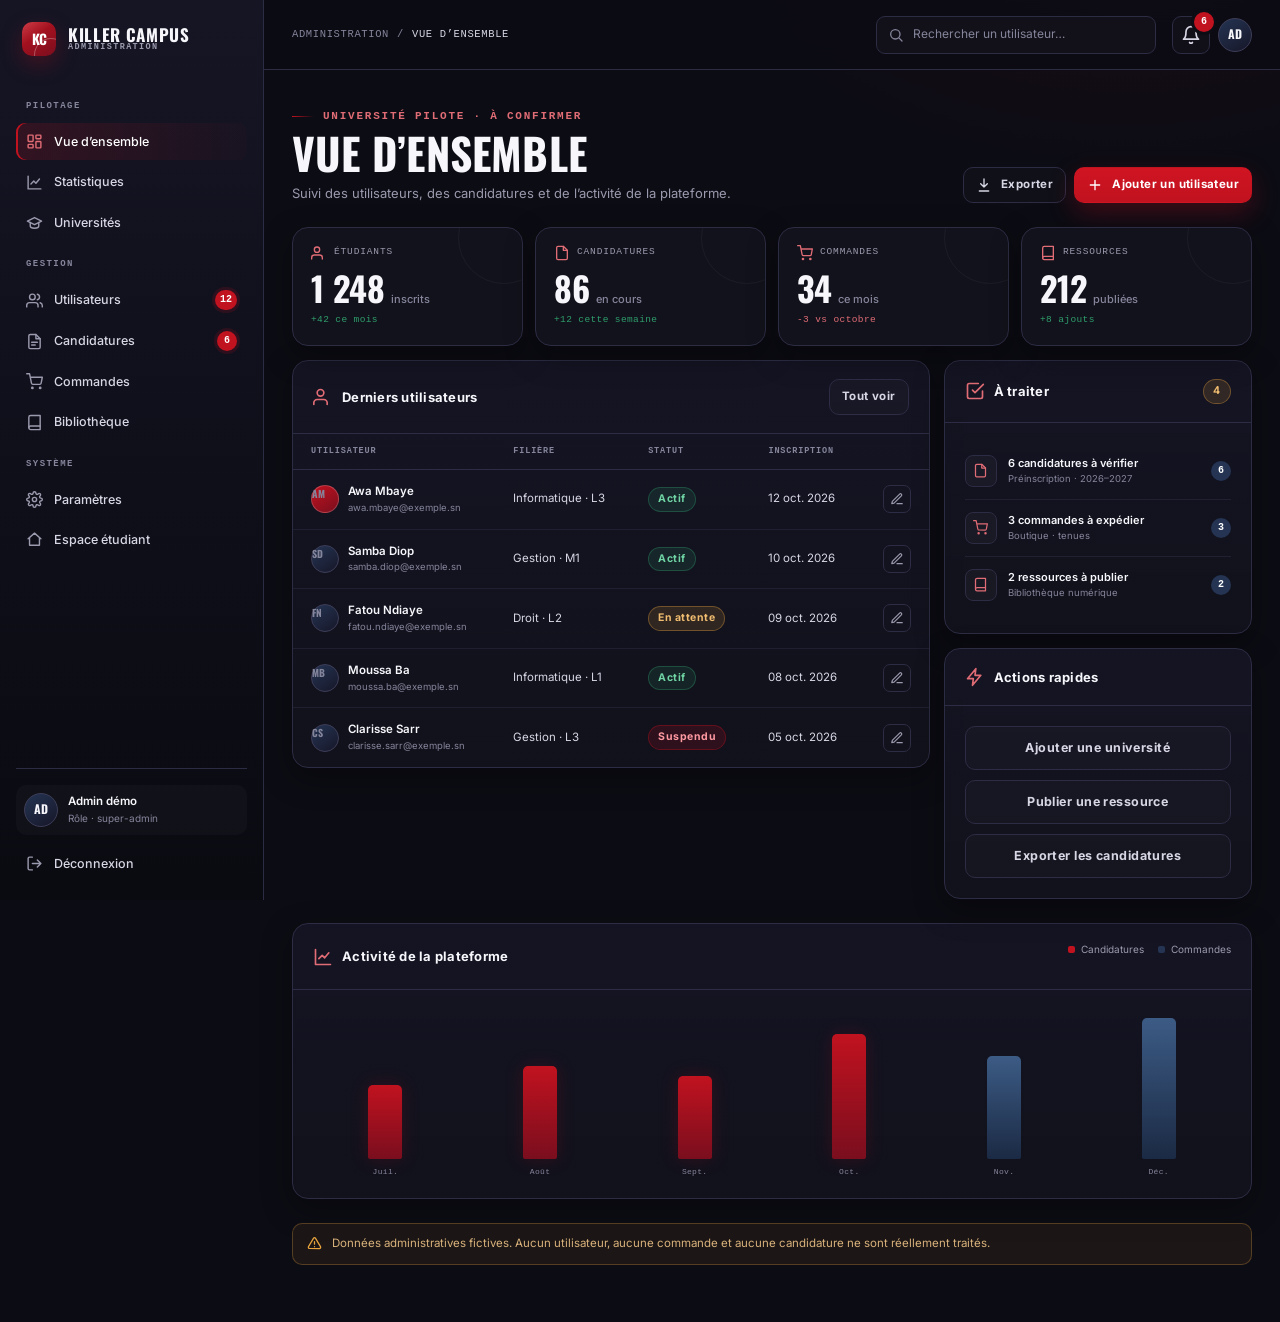
<file: sources/maquettes/dashboard_admin.html>
<!DOCTYPE html>
<html lang="fr">
<head>
  <meta charset="utf-8">
  <meta name="viewport" content="width=device-width, initial-scale=1">
  <title>Tableau de bord administrateur — Killer Campus</title>
  <meta name="description" content="Espace d’administration Killer Campus : utilisateurs, candidatures, commandes et statistiques de démonstration.">
  <link rel="stylesheet" href="../../styles/killer-campus.css?v=20261032">
</head>
<body class="app-body">
  <a class="skip-link" href="#contenu">Aller au contenu</a>

  <div class="app-shell">
    <aside class="sidebar" data-sidebar aria-label="Navigation de l’administration">
      <div class="sidebar-top">
        <a class="brand brand--compact" href="accueil.html">
          <span class="brand-mark">KC</span>
          <span class="brand-text"><span class="brand-name">Killer Campus</span><span class="brand-sub">Administration</span></span>
        </a>
        <button class="sidebar-close" type="button" aria-label="Fermer le menu" data-sidebar-close>
          <svg class="icon icon-sm" viewBox="0 0 24 24" aria-hidden="true"><path d="M18 6 6 18M6 6l12 12"/></svg>
        </button>
      </div>

      <nav class="sidebar-nav">
        <div class="nav-group-label">Pilotage</div>
        <a class="sidebar-link is-active" href="dashboard_admin.html" aria-current="page">
          <svg class="icon" viewBox="0 0 24 24" aria-hidden="true"><rect x="3" y="3" width="7" height="9" rx="1"/><rect x="14" y="3" width="7" height="5" rx="1"/><rect x="14" y="12" width="7" height="9" rx="1"/><rect x="3" y="16" width="7" height="5" rx="1"/></svg>
          Vue d’ensemble
        </a>
        <a class="sidebar-link" href="#" data-demo-action="Statistiques : vue non incluse dans ce prototype.">
          <svg class="icon" viewBox="0 0 24 24" aria-hidden="true"><path d="M3 3v18h18"/><path d="m7 14 4-4 3 3 5-6"/></svg>
          Statistiques
        </a>
        <a class="sidebar-link" href="#" data-demo-action="Universités : vue non incluse dans ce prototype.">
          <svg class="icon" viewBox="0 0 24 24" aria-hidden="true"><path d="M22 10 12 5 2 10l10 5 10-5z"/><path d="M6 12v5c0 1.7 2.7 3 6 3s6-1.3 6-3v-5"/></svg>
          Universités
        </a>

        <div class="nav-group-label">Gestion</div>
        <a class="sidebar-link" href="#" data-demo-action="Utilisateurs : vue non incluse dans ce prototype.">
          <svg class="icon" viewBox="0 0 24 24" aria-hidden="true"><path d="M17 21v-2a4 4 0 0 0-4-4H5a4 4 0 0 0-4 4v2"/><circle cx="9" cy="7" r="4"/><path d="M23 21v-2a4 4 0 0 0-3-3.9M16 3.1a4 4 0 0 1 0 7.8"/></svg>
          Utilisateurs
          <span class="badge-count">12</span>
        </a>
        <a class="sidebar-link" href="#" data-demo-action="Candidatures : vue non incluse dans ce prototype.">
          <svg class="icon" viewBox="0 0 24 24" aria-hidden="true"><path d="M14 2H6a2 2 0 0 0-2 2v16a2 2 0 0 0 2 2h12a2 2 0 0 0 2-2V8z"/><path d="M14 2v6h6"/><path d="M8 13h8M8 17h5"/></svg>
          Candidatures
          <span class="badge-count">6</span>
        </a>
        <a class="sidebar-link" href="#" data-demo-action="Commandes : vue non incluse dans ce prototype.">
          <svg class="icon" viewBox="0 0 24 24" aria-hidden="true"><circle cx="9" cy="21" r="1"/><circle cx="20" cy="21" r="1"/><path d="M1 1h4l2.7 13.4a2 2 0 0 0 2 1.6h9.7a2 2 0 0 0 2-1.6L23 6H6"/></svg>
          Commandes
        </a>
        <a class="sidebar-link" href="bibliotheque.html">
          <svg class="icon" viewBox="0 0 24 24" aria-hidden="true"><path d="M4 19.5A2.5 2.5 0 0 1 6.5 17H20"/><path d="M6.5 2H20v20H6.5A2.5 2.5 0 0 1 4 19.5v-15A2.5 2.5 0 0 1 6.5 2z"/></svg>
          Bibliothèque
        </a>

        <div class="nav-group-label">Système</div>
        <a class="sidebar-link" href="#" data-demo-action="Paramètres : vue non incluse dans ce prototype.">
          <svg class="icon" viewBox="0 0 24 24" aria-hidden="true"><circle cx="12" cy="12" r="3"/><path d="M19.4 15a1.7 1.7 0 0 0 .3 1.9l.1.1a2 2 0 1 1-2.8 2.8l-.1-.1a1.7 1.7 0 0 0-1.9-.3 1.7 1.7 0 0 0-1 1.5V21a2 2 0 1 1-4 0v-.1a1.7 1.7 0 0 0-1-1.5 1.7 1.7 0 0 0-1.9.3l-.1.1a2 2 0 1 1-2.8-2.8l.1-.1a1.7 1.7 0 0 0 .3-1.9 1.7 1.7 0 0 0-1.5-1H3a2 2 0 1 1 0-4h.1a1.7 1.7 0 0 0 1.5-1 1.7 1.7 0 0 0-.3-1.9l-.1-.1a2 2 0 1 1 2.8-2.8l.1.1a1.7 1.7 0 0 0 1.9.3H9a1.7 1.7 0 0 0 1-1.5V3a2 2 0 1 1 4 0v.1a1.7 1.7 0 0 0 1 1.5 1.7 1.7 0 0 0 1.9-.3l.1-.1a2 2 0 1 1 2.8 2.8l-.1.1a1.7 1.7 0 0 0-.3 1.9V9a1.7 1.7 0 0 0 1.5 1H21a2 2 0 1 1 0 4h-.1a1.7 1.7 0 0 0-1.5 1z"/></svg>
          Paramètres
        </a>
        <a class="sidebar-link" href="dashboard_etudiant.html">
          <svg class="icon" viewBox="0 0 24 24" aria-hidden="true"><path d="m3 11 9-8 9 8"/><path d="M5 10v10h14V10"/></svg>
          Espace étudiant
        </a>
      </nav>

      <div class="sidebar-foot">
        <div class="sidebar-user">
          <span class="avatar">AD</span>
          <span class="sidebar-user-meta"><strong>Admin démo</strong><span>Rôle · super-admin</span></span>
        </div>
        <a class="sidebar-link" href="connexion.html">
          <svg class="icon" viewBox="0 0 24 24" aria-hidden="true"><path d="M9 21H5a2 2 0 0 1-2-2V5a2 2 0 0 1 2-2h4"/><path d="m16 17 5-5-5-5M21 12H9"/></svg>
          Déconnexion
        </a>
      </div>
    </aside>

    <div class="sidebar-scrim" data-sidebar-scrim hidden></div>

    <div class="app-main">
      <header class="app-topbar">
        <button class="app-menu" type="button" aria-label="Ouvrir le menu" aria-expanded="false" data-sidebar-toggle>
          <svg class="icon" viewBox="0 0 24 24" aria-hidden="true"><path d="M4 6h16M4 12h16M4 18h16"/></svg>
        </button>
        <div class="breadcrumb">Administration <span>/</span> <strong>Vue d’ensemble</strong></div>
        <div class="app-search">
          <svg class="icon" viewBox="0 0 24 24" aria-hidden="true"><circle cx="11" cy="11" r="7"/><path d="m21 21-4.3-4.3"/></svg>
          <input type="search" placeholder="Rechercher un utilisateur…" aria-label="Rechercher un utilisateur">
        </div>
        <div class="app-actions">
          <button class="icon-btn" type="button" aria-label="Notifications, 6 non lues" data-demo-action="6 notifications administrateur — démonstration.">
            <svg class="icon" viewBox="0 0 24 24" aria-hidden="true"><path d="M18 8A6 6 0 0 0 6 8c0 7-3 9-3 9h18s-3-2-3-9"/><path d="M13.7 21a2 2 0 0 1-3.4 0"/></svg>
            <span class="badge-count">6</span>
          </button>
          <span class="avatar">AD</span>
        </div>
      </header>

      <main class="app-content" id="contenu">
        <div class="page-head">
          <div>
            <span class="eyebrow">Université pilote · à confirmer</span>
            <h1>Vue d’ensemble</h1>
            <p>Suivi des utilisateurs, des candidatures et de l’activité de la plateforme.</p>
          </div>
          <div class="page-actions">
            <button class="btn btn--ghost btn--sm" type="button" data-demo-action="Export CSV simulé : aucun fichier n’est généré.">
              <svg class="icon icon-sm" viewBox="0 0 24 24" aria-hidden="true"><path d="M12 3v12M7 10l5 5 5-5"/><path d="M5 21h14"/></svg>
              Exporter
            </button>
            <button class="btn btn--primary btn--sm" type="button" data-demo-action="Ajout d’utilisateur simulé : formulaire non inclus.">
              <svg class="icon icon-sm" viewBox="0 0 24 24" aria-hidden="true"><path d="M12 5v14M5 12h14"/></svg>
              Ajouter un utilisateur
            </button>
          </div>
        </div>

        <div class="stat-grid mb-14">
          <article class="card stat-card">
            <span class="stat-label"><svg class="icon icon-sm" viewBox="0 0 24 24" aria-hidden="true"><path d="M17 21v-2a4 4 0 0 0-4-4H5a4 4 0 0 0-4 4v2"/><circle cx="9" cy="7" r="4"/></svg> Étudiants</span>
            <div class="stat-value">1 248 <small>inscrits</small></div>
            <span class="stat-trend">+42 ce mois</span>
          </article>
          <article class="card stat-card">
            <span class="stat-label"><svg class="icon icon-sm" viewBox="0 0 24 24" aria-hidden="true"><path d="M14 2H6a2 2 0 0 0-2 2v16a2 2 0 0 0 2 2h12a2 2 0 0 0 2-2V8z"/><path d="M14 2v6h6"/></svg> Candidatures</span>
            <div class="stat-value">86 <small>en cours</small></div>
            <span class="stat-trend">+12 cette semaine</span>
          </article>
          <article class="card stat-card">
            <span class="stat-label"><svg class="icon icon-sm" viewBox="0 0 24 24" aria-hidden="true"><circle cx="9" cy="21" r="1"/><circle cx="20" cy="21" r="1"/><path d="M1 1h4l2.7 13.4a2 2 0 0 0 2 1.6h9.7a2 2 0 0 0 2-1.6L23 6H6"/></svg> Commandes</span>
            <div class="stat-value">34 <small>ce mois</small></div>
            <span class="stat-trend is-down">-3 vs octobre</span>
          </article>
          <article class="card stat-card">
            <span class="stat-label"><svg class="icon icon-sm" viewBox="0 0 24 24" aria-hidden="true"><path d="M4 19.5A2.5 2.5 0 0 1 6.5 17H20"/><path d="M6.5 2H20v20H6.5A2.5 2.5 0 0 1 4 19.5v-15A2.5 2.5 0 0 1 6.5 2z"/></svg> Ressources</span>
            <div class="stat-value">212 <small>publiées</small></div>
            <span class="stat-trend">+8 ajouts</span>
          </article>
        </div>

        <div class="admin-layout">
          <section class="panel" aria-labelledby="users-title">
            <div class="panel-head">
              <h2 class="panel-title" id="users-title">
                <svg class="icon" viewBox="0 0 24 24" aria-hidden="true"><path d="M17 21v-2a4 4 0 0 0-4-4H5a4 4 0 0 0-4 4v2"/><circle cx="9" cy="7" r="4"/></svg>
                Derniers utilisateurs
              </h2>
              <button class="btn btn--ghost btn--sm" type="button" data-demo-action="Liste complète : vue non incluse dans ce prototype.">Tout voir</button>
            </div>
            <div class="table-wrap">
              <table class="table">
                <thead>
                  <tr><th scope="col">Utilisateur</th><th scope="col">Filière</th><th scope="col">Statut</th><th scope="col">Inscription</th><th scope="col"><span class="sr-only">Actions</span></th></tr>
                </thead>
                <tbody>
                  <tr>
                    <td><div class="table-user"><span class="avatar avatar--red">AM</span><div><strong>Awa Mbaye</strong><span>awa.mbaye@exemple.sn</span></div></div></td>
                    <td>Informatique · L3</td>
                    <td><span class="badge badge--green">Actif</span></td>
                    <td>12 oct. 2026</td>
                    <td><div class="table-actions"><button type="button" aria-label="Modifier Awa Mbaye" data-demo-action="Édition simulée."><svg class="icon icon-sm" viewBox="0 0 24 24" aria-hidden="true"><path d="M12 20h9"/><path d="M16.5 3.5a2.1 2.1 0 0 1 3 3L7 19l-4 1 1-4z"/></svg></button></div></td>
                  </tr>
                  <tr>
                    <td><div class="table-user"><span class="avatar">SD</span><div><strong>Samba Diop</strong><span>samba.diop@exemple.sn</span></div></div></td>
                    <td>Gestion · M1</td>
                    <td><span class="badge badge--green">Actif</span></td>
                    <td>10 oct. 2026</td>
                    <td><div class="table-actions"><button type="button" aria-label="Modifier Samba Diop" data-demo-action="Édition simulée."><svg class="icon icon-sm" viewBox="0 0 24 24" aria-hidden="true"><path d="M12 20h9"/><path d="M16.5 3.5a2.1 2.1 0 0 1 3 3L7 19l-4 1 1-4z"/></svg></button></div></td>
                  </tr>
                  <tr>
                    <td><div class="table-user"><span class="avatar">FN</span><div><strong>Fatou Ndiaye</strong><span>fatou.ndiaye@exemple.sn</span></div></div></td>
                    <td>Droit · L2</td>
                    <td><span class="badge badge--amber">En attente</span></td>
                    <td>09 oct. 2026</td>
                    <td><div class="table-actions"><button type="button" aria-label="Modifier Fatou Ndiaye" data-demo-action="Édition simulée."><svg class="icon icon-sm" viewBox="0 0 24 24" aria-hidden="true"><path d="M12 20h9"/><path d="M16.5 3.5a2.1 2.1 0 0 1 3 3L7 19l-4 1 1-4z"/></svg></button></div></td>
                  </tr>
                  <tr>
                    <td><div class="table-user"><span class="avatar">MB</span><div><strong>Moussa Ba</strong><span>moussa.ba@exemple.sn</span></div></div></td>
                    <td>Informatique · L1</td>
                    <td><span class="badge badge--green">Actif</span></td>
                    <td>08 oct. 2026</td>
                    <td><div class="table-actions"><button type="button" aria-label="Modifier Moussa Ba" data-demo-action="Édition simulée."><svg class="icon icon-sm" viewBox="0 0 24 24" aria-hidden="true"><path d="M12 20h9"/><path d="M16.5 3.5a2.1 2.1 0 0 1 3 3L7 19l-4 1 1-4z"/></svg></button></div></td>
                  </tr>
                  <tr>
                    <td><div class="table-user"><span class="avatar">CS</span><div><strong>Clarisse Sarr</strong><span>clarisse.sarr@exemple.sn</span></div></div></td>
                    <td>Gestion · L3</td>
                    <td><span class="badge badge--red">Suspendu</span></td>
                    <td>05 oct. 2026</td>
                    <td><div class="table-actions"><button type="button" aria-label="Modifier Clarisse Sarr" data-demo-action="Édition simulée."><svg class="icon icon-sm" viewBox="0 0 24 24" aria-hidden="true"><path d="M12 20h9"/><path d="M16.5 3.5a2.1 2.1 0 0 1 3 3L7 19l-4 1 1-4z"/></svg></button></div></td>
                  </tr>
                </tbody>
              </table>
            </div>
          </section>

          <div class="stack-14">
            <section class="panel" aria-labelledby="tasks-title">
              <div class="panel-head">
                <h2 class="panel-title" id="tasks-title">
                  <svg class="icon" viewBox="0 0 24 24" aria-hidden="true"><path d="M9 11l3 3L22 4"/><path d="M21 12v7a2 2 0 0 1-2 2H5a2 2 0 0 1-2-2V5a2 2 0 0 1 2-2h11"/></svg>
                  À traiter
                </h2>
                <span class="badge badge--amber">4</span>
              </div>
              <div class="panel-body">
                <div class="task-list">
                  <div class="task-item">
                    <span class="task-icon"><svg class="icon" viewBox="0 0 24 24" aria-hidden="true"><path d="M14 2H6a2 2 0 0 0-2 2v16a2 2 0 0 0 2 2h12a2 2 0 0 0 2-2V8z"/><path d="M14 2v6h6"/></svg></span>
                    <div class="task-body"><strong>6 candidatures à vérifier</strong><span>Préinscription · 2026–2027</span></div>
                    <span class="badge-count">6</span>
                  </div>
                  <div class="task-item">
                    <span class="task-icon"><svg class="icon" viewBox="0 0 24 24" aria-hidden="true"><circle cx="9" cy="21" r="1"/><circle cx="20" cy="21" r="1"/><path d="M1 1h4l2.7 13.4a2 2 0 0 0 2 1.6h9.7a2 2 0 0 0 2-1.6L23 6H6"/></svg></span>
                    <div class="task-body"><strong>3 commandes à expédier</strong><span>Boutique · tenues</span></div>
                    <span class="badge-count">3</span>
                  </div>
                  <div class="task-item">
                    <span class="task-icon"><svg class="icon" viewBox="0 0 24 24" aria-hidden="true"><path d="M4 19.5A2.5 2.5 0 0 1 6.5 17H20"/><path d="M6.5 2H20v20H6.5A2.5 2.5 0 0 1 4 19.5v-15A2.5 2.5 0 0 1 6.5 2z"/></svg></span>
                    <div class="task-body"><strong>2 ressources à publier</strong><span>Bibliothèque numérique</span></div>
                    <span class="badge-count">2</span>
                  </div>
                </div>
              </div>
            </section>

            <section class="panel" aria-labelledby="quick-title">
              <div class="panel-head">
                <h2 class="panel-title" id="quick-title">
                  <svg class="icon" viewBox="0 0 24 24" aria-hidden="true"><path d="M13 2 3 14h7l-1 8 10-12h-7z"/></svg>
                  Actions rapides
                </h2>
              </div>
              <div class="panel-body stack-10">
                <button class="btn btn--ghost btn--block" type="button" data-demo-action="Ajout d’une université simulé.">Ajouter une université</button>
                <button class="btn btn--ghost btn--block" type="button" data-demo-action="Publication d’une ressource simulée.">Publier une ressource</button>
                <button class="btn btn--ghost btn--block" type="button" data-demo-action="Export des candidatures simulé.">Exporter les candidatures</button>
              </div>
            </section>
          </div>
        </div>

        <section class="panel mt-24" aria-labelledby="chart-title">
          <div class="panel-head">
            <h2 class="panel-title" id="chart-title">
              <svg class="icon" viewBox="0 0 24 24" aria-hidden="true"><path d="M3 3v18h18"/><path d="m7 14 4-4 3 3 5-6"/></svg>
              Activité de la plateforme
            </h2>
            <div class="chart-legend">
              <span><i></i> Candidatures</span>
              <span><i></i> Commandes</span>
            </div>
          </div>
          <div class="chart-wrap">
            <div class="bar-chart" role="img" aria-label="Histogramme de démonstration : candidatures et commandes par mois">
              <div class="bar-col"><div class="bar" style="height:46%"></div><span>Juil.</span></div>
              <div class="bar-col"><div class="bar" style="height:58%"></div><span>Août</span></div>
              <div class="bar-col"><div class="bar" style="height:52%"></div><span>Sept.</span></div>
              <div class="bar-col"><div class="bar" style="height:78%"></div><span>Oct.</span></div>
              <div class="bar-col"><div class="bar is-navy" style="height:64%"></div><span>Nov.</span></div>
              <div class="bar-col"><div class="bar is-navy" style="height:88%"></div><span>Déc.</span></div>
            </div>
          </div>
        </section>

        <p class="demo-note mt-24">
          <svg class="icon" viewBox="0 0 24 24" aria-hidden="true"><path d="M12 9v4M12 17h.01"/><path d="M10.3 3.7 2.4 17a2 2 0 0 0 1.7 3h15.8a2 2 0 0 0 1.7-3L13.7 3.7a2 2 0 0 0-3.4 0z"/></svg>
          Données administratives fictives. Aucun utilisateur, aucune commande et aucune candidature ne sont réellement traités.
        </p>
      </main>
    </div>
  </div>

  <div class="toast" role="status" aria-live="polite" data-toast>
    <svg class="icon" viewBox="0 0 24 24" aria-hidden="true"><path d="M20 6 9 17l-5-5"/></svg>
    <span data-toast-message>Action simulée.</span>
  </div>

  <script src="../../scripts/app.js?v=20261032"></script>
</body>
</html>
</file>
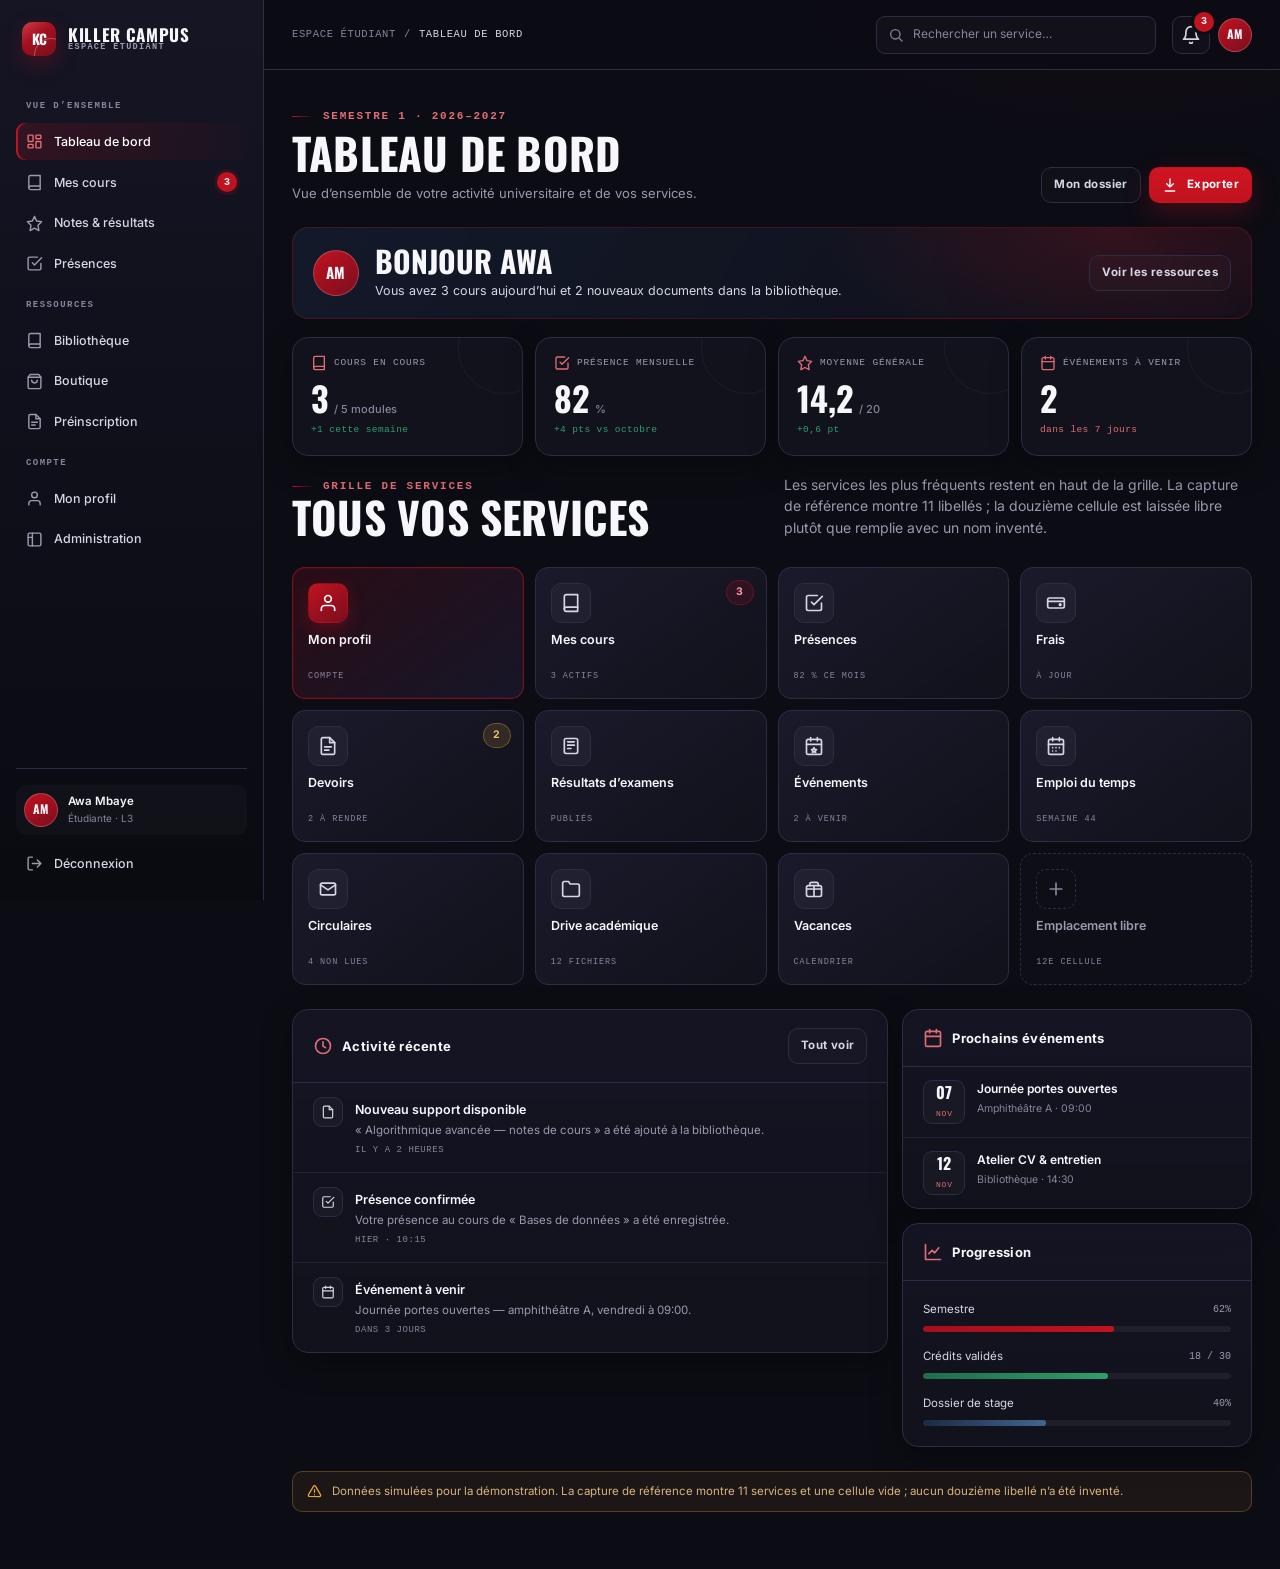
<file: sources/maquettes/dashboard_etudiant.html>
<!DOCTYPE html>
<html lang="fr">
<head>
  <meta charset="utf-8">
  <meta name="viewport" content="width=device-width, initial-scale=1">
  <title>Tableau de bord étudiant — Killer Campus</title>
  <meta name="description" content="Tableau de bord étudiant Killer Campus : grille de services, statistiques et activité récente.">
  <link rel="stylesheet" href="../../styles/killer-campus.css?v=20261032">
</head>
<body class="app-body">
  <a class="skip-link" href="#contenu">Aller au contenu</a>

  <div class="app-shell">
    <aside class="sidebar" data-sidebar aria-label="Navigation de l’espace étudiant">
      <div class="sidebar-top">
        <a class="brand brand--compact" href="accueil.html">
          <span class="brand-mark">KC</span>
          <span class="brand-text"><span class="brand-name">Killer Campus</span><span class="brand-sub">Espace étudiant</span></span>
        </a>
        <button class="sidebar-close" type="button" aria-label="Fermer le menu" data-sidebar-close>
          <svg class="icon icon-sm" viewBox="0 0 24 24" aria-hidden="true"><path d="M18 6 6 18M6 6l12 12"/></svg>
        </button>
      </div>

      <nav class="sidebar-nav">
        <div class="nav-group-label">Vue d’ensemble</div>
        <a class="sidebar-link is-active" href="dashboard_etudiant.html" aria-current="page">
          <svg class="icon" viewBox="0 0 24 24" aria-hidden="true"><rect x="3" y="3" width="7" height="9" rx="1"/><rect x="14" y="3" width="7" height="5" rx="1"/><rect x="14" y="12" width="7" height="9" rx="1"/><rect x="3" y="16" width="7" height="5" rx="1"/></svg>
          Tableau de bord
        </a>
        <a class="sidebar-link" href="#" data-demo-action="Mes cours : vue non incluse dans ce prototype.">
          <svg class="icon" viewBox="0 0 24 24" aria-hidden="true"><path d="M4 19.5A2.5 2.5 0 0 1 6.5 17H20"/><path d="M6.5 2H20v20H6.5A2.5 2.5 0 0 1 4 19.5v-15A2.5 2.5 0 0 1 6.5 2z"/></svg>
          Mes cours
          <span class="badge-count">3</span>
        </a>
        <a class="sidebar-link" href="#" data-demo-action="Notes et résultats : vue non incluse dans ce prototype.">
          <svg class="icon" viewBox="0 0 24 24" aria-hidden="true"><path d="M12 2 15 8.5 22 9.5 17 14.5 18.2 22 12 18.7 5.8 22 7 14.5 2 9.5 9 8.5z"/></svg>
          Notes &amp; résultats
        </a>
        <a class="sidebar-link" href="#" data-demo-action="Présences : vue non incluse dans ce prototype.">
          <svg class="icon" viewBox="0 0 24 24" aria-hidden="true"><path d="M9 11l3 3L22 4"/><path d="M21 12v7a2 2 0 0 1-2 2H5a2 2 0 0 1-2-2V5a2 2 0 0 1 2-2h11"/></svg>
          Présences
        </a>

        <div class="nav-group-label">Ressources</div>
        <a class="sidebar-link" href="bibliotheque.html">
          <svg class="icon" viewBox="0 0 24 24" aria-hidden="true"><path d="M4 19.5A2.5 2.5 0 0 1 6.5 17H20"/><path d="M6.5 2H20v20H6.5A2.5 2.5 0 0 1 4 19.5v-15A2.5 2.5 0 0 1 6.5 2z"/></svg>
          Bibliothèque
        </a>
        <a class="sidebar-link" href="catalogue_tenues.html">
          <svg class="icon" viewBox="0 0 24 24" aria-hidden="true"><path d="M6 2 3 6v14a2 2 0 0 0 2 2h14a2 2 0 0 0 2-2V6l-3-4z"/><path d="M3 6h18"/><path d="M16 10a4 4 0 0 1-8 0"/></svg>
          Boutique
        </a>
        <a class="sidebar-link" href="preinscription.html">
          <svg class="icon" viewBox="0 0 24 24" aria-hidden="true"><path d="M14 2H6a2 2 0 0 0-2 2v16a2 2 0 0 0 2 2h12a2 2 0 0 0 2-2V8z"/><path d="M14 2v6h6"/><path d="M8 13h8M8 17h5"/></svg>
          Préinscription
        </a>

        <div class="nav-group-label">Compte</div>
        <a class="sidebar-link" href="#" data-demo-action="Profil : vue non incluse dans ce prototype.">
          <svg class="icon" viewBox="0 0 24 24" aria-hidden="true"><path d="M20 21v-2a4 4 0 0 0-4-4H8a4 4 0 0 0-4 4v2"/><circle cx="12" cy="7" r="4"/></svg>
          Mon profil
        </a>
        <a class="sidebar-link" href="dashboard_admin.html">
          <svg class="icon" viewBox="0 0 24 24" aria-hidden="true"><rect x="3" y="3" width="18" height="18" rx="2"/><path d="M9 3v18M3 9h6"/></svg>
          Administration
        </a>
      </nav>

      <div class="sidebar-foot">
        <div class="sidebar-user">
          <span class="avatar avatar--red">AM</span>
          <span class="sidebar-user-meta"><strong>Awa Mbaye</strong><span>Étudiante · L3</span></span>
        </div>
        <a class="sidebar-link" href="connexion.html">
          <svg class="icon" viewBox="0 0 24 24" aria-hidden="true"><path d="M9 21H5a2 2 0 0 1-2-2V5a2 2 0 0 1 2-2h4"/><path d="m16 17 5-5-5-5M21 12H9"/></svg>
          Déconnexion
        </a>
      </div>
    </aside>

    <div class="sidebar-scrim" data-sidebar-scrim hidden></div>

    <div class="app-main">
      <header class="app-topbar">
        <button class="app-menu" type="button" aria-label="Ouvrir le menu" aria-expanded="false" data-sidebar-toggle>
          <svg class="icon" viewBox="0 0 24 24" aria-hidden="true"><path d="M4 6h16M4 12h16M4 18h16"/></svg>
        </button>
        <div class="breadcrumb">Espace étudiant <span>/</span> <strong>Tableau de bord</strong></div>
        <div class="app-search">
          <svg class="icon" viewBox="0 0 24 24" aria-hidden="true"><circle cx="11" cy="11" r="7"/><path d="m21 21-4.3-4.3"/></svg>
          <input type="search" placeholder="Rechercher un service…" aria-label="Rechercher un service">
        </div>
        <div class="app-actions">
          <button class="icon-btn" type="button" aria-label="Notifications, 3 non lues" data-demo-action="3 notifications non lues — démonstration.">
            <svg class="icon" viewBox="0 0 24 24" aria-hidden="true"><path d="M18 8A6 6 0 0 0 6 8c0 7-3 9-3 9h18s-3-2-3-9"/><path d="M13.7 21a2 2 0 0 1-3.4 0"/></svg>
            <span class="badge-count">3</span>
          </button>
          <a class="avatar avatar--red" href="#" aria-label="AM — Profil d’Awa Mbaye" data-demo-action="Profil : vue non incluse dans ce prototype.">AM</a>
        </div>
      </header>

      <main class="app-content" id="contenu">
        <div class="page-head">
          <div>
            <span class="eyebrow">Semestre 1 · 2026–2027</span>
            <h1>Tableau de bord</h1>
            <p>Vue d’ensemble de votre activité universitaire et de vos services.</p>
          </div>
          <div class="page-actions">
            <a class="btn btn--ghost btn--sm" href="preinscription.html">Mon dossier</a>
            <button class="btn btn--primary btn--sm" type="button" data-demo-action="Emploi du temps : export simulé.">
              <svg class="icon icon-sm" viewBox="0 0 24 24" aria-hidden="true"><path d="M12 3v12M7 10l5 5 5-5"/><path d="M5 21h14"/></svg>
              Exporter
            </button>
          </div>
        </div>

        <section class="dashboard-banner" aria-label="Message de bienvenue">
          <span class="avatar avatar--red">AM</span>
          <div>
            <h2>Bonjour Awa</h2>
            <p>Vous avez 3 cours aujourd’hui et 2 nouveaux documents dans la bibliothèque.</p>
          </div>
          <div class="dashboard-banner-actions">
            <a class="btn btn--ghost btn--sm" href="bibliotheque.html">Voir les ressources</a>
          </div>
        </section>

        <div class="stat-grid mb-14">
          <article class="card stat-card">
            <span class="stat-label"><svg class="icon icon-sm" viewBox="0 0 24 24" aria-hidden="true"><path d="M4 19.5A2.5 2.5 0 0 1 6.5 17H20"/><path d="M6.5 2H20v20H6.5A2.5 2.5 0 0 1 4 19.5v-15A2.5 2.5 0 0 1 6.5 2z"/></svg> Cours en cours</span>
            <div class="stat-value">3 <small>/ 5 modules</small></div>
            <span class="stat-trend">+1 cette semaine</span>
          </article>
          <article class="card stat-card">
            <span class="stat-label"><svg class="icon icon-sm" viewBox="0 0 24 24" aria-hidden="true"><path d="M9 11l3 3L22 4"/><path d="M21 12v7a2 2 0 0 1-2 2H5a2 2 0 0 1-2-2V5a2 2 0 0 1 2-2h11"/></svg> Présence mensuelle</span>
            <div class="stat-value">82<small>%</small></div>
            <span class="stat-trend">+4 pts vs octobre</span>
          </article>
          <article class="card stat-card">
            <span class="stat-label"><svg class="icon icon-sm" viewBox="0 0 24 24" aria-hidden="true"><path d="M12 2 15 8.5 22 9.5 17 14.5 18.2 22 12 18.7 5.8 22 7 14.5 2 9.5 9 8.5z"/></svg> Moyenne générale</span>
            <div class="stat-value">14,2 <small>/ 20</small></div>
            <span class="stat-trend">+0,6 pt</span>
          </article>
          <article class="card stat-card">
            <span class="stat-label"><svg class="icon icon-sm" viewBox="0 0 24 24" aria-hidden="true"><rect x="3" y="4" width="18" height="18" rx="2"/><path d="M16 2v4M8 2v4M3 10h18"/></svg> Événements à venir</span>
            <div class="stat-value">2</div>
            <span class="stat-trend is-down">dans les 7 jours</span>
          </article>
        </div>

        <section aria-labelledby="services-title">
          <div class="section-head">
            <div>
              <span class="eyebrow">Grille de services</span>
              <h2 id="services-title">Tous vos services</h2>
            </div>
            <p>Les services les plus fréquents restent en haut de la grille. La capture de référence montre 11 libellés ; la douzième cellule est laissée libre plutôt que remplie avec un nom inventé.</p>
          </div>

          <div class="service-grid">
            <a class="service-card is-active" href="#" data-demo-action="Mon profil : vue non incluse dans ce prototype.">
              <span class="service-icon"><svg class="icon" viewBox="0 0 24 24" aria-hidden="true"><path d="M20 21v-2a4 4 0 0 0-4-4H8a4 4 0 0 0-4 4v2"/><circle cx="12" cy="7" r="4"/></svg></span>
              <span class="service-label">Mon profil</span>
              <span class="service-meta">Compte</span>
            </a>
            <a class="service-card" href="#" data-demo-action="Mes cours : vue non incluse dans ce prototype.">
              <span class="badge badge--red">3</span>
              <span class="service-icon"><svg class="icon" viewBox="0 0 24 24" aria-hidden="true"><path d="M4 19.5A2.5 2.5 0 0 1 6.5 17H20"/><path d="M6.5 2H20v20H6.5A2.5 2.5 0 0 1 4 19.5v-15A2.5 2.5 0 0 1 6.5 2z"/></svg></span>
              <span class="service-label">Mes cours</span>
              <span class="service-meta">3 actifs</span>
            </a>
            <a class="service-card" href="#" data-demo-action="Présences : vue non incluse dans ce prototype.">
              <span class="service-icon"><svg class="icon" viewBox="0 0 24 24" aria-hidden="true"><path d="M9 11l3 3L22 4"/><path d="M21 12v7a2 2 0 0 1-2 2H5a2 2 0 0 1-2-2V5a2 2 0 0 1 2-2h11"/></svg></span>
              <span class="service-label">Présences</span>
              <span class="service-meta">82 % ce mois</span>
            </a>
            <a class="service-card" href="#" data-demo-action="Frais de scolarité : vue non incluse dans ce prototype.">
              <span class="service-icon"><svg class="icon" viewBox="0 0 24 24" aria-hidden="true"><rect x="2" y="6" width="20" height="12" rx="2"/><path d="M2 10h20"/><circle cx="17" cy="14" r="1"/></svg></span>
              <span class="service-label">Frais</span>
              <span class="service-meta">À jour</span>
            </a>
            <a class="service-card" href="#" data-demo-action="Devoirs : vue non incluse dans ce prototype.">
              <span class="badge badge--amber">2</span>
              <span class="service-icon"><svg class="icon" viewBox="0 0 24 24" aria-hidden="true"><path d="M14 2H6a2 2 0 0 0-2 2v16a2 2 0 0 0 2 2h12a2 2 0 0 0 2-2V8z"/><path d="M14 2v6h6"/><path d="M8 13h8M8 17h5"/></svg></span>
              <span class="service-label">Devoirs</span>
              <span class="service-meta">2 à rendre</span>
            </a>
            <a class="service-card" href="#" data-demo-action="Résultats d’examens : vue non incluse dans ce prototype.">
              <span class="service-icon"><svg class="icon" viewBox="0 0 24 24" aria-hidden="true"><rect x="4" y="3" width="16" height="18" rx="2"/><path d="M8 7h8M8 11h8M8 15h4"/></svg></span>
              <span class="service-label">Résultats d’examens</span>
              <span class="service-meta">Publiés</span>
            </a>
            <a class="service-card" href="#" data-demo-action="Événements : vue non incluse dans ce prototype.">
              <span class="service-icon"><svg class="icon" viewBox="0 0 24 24" aria-hidden="true"><rect x="3" y="4" width="18" height="18" rx="2"/><path d="M16 2v4M8 2v4M3 10h18"/><path d="m12 14 1 2 2 .3-1.5 1.4.4 2-1.9-1-1.9 1 .4-2L9 16.3l2-.3z"/></svg></span>
              <span class="service-label">Événements</span>
              <span class="service-meta">2 à venir</span>
            </a>
            <a class="service-card" href="#" data-demo-action="Emploi du temps : vue non incluse dans ce prototype.">
              <span class="service-icon"><svg class="icon" viewBox="0 0 24 24" aria-hidden="true"><rect x="3" y="4" width="18" height="18" rx="2"/><path d="M16 2v4M8 2v4M3 10h18"/><path d="M8 14h.01M12 14h.01M16 14h.01M8 18h.01M12 18h.01"/></svg></span>
              <span class="service-label">Emploi du temps</span>
              <span class="service-meta">Semaine 44</span>
            </a>
            <a class="service-card" href="#" data-demo-action="Circulaires : vue non incluse dans ce prototype.">
              <span class="service-icon"><svg class="icon" viewBox="0 0 24 24" aria-hidden="true"><rect x="3" y="5" width="18" height="14" rx="2"/><path d="m3 7 9 6 9-6"/></svg></span>
              <span class="service-label">Circulaires</span>
              <span class="service-meta">4 non lues</span>
            </a>
            <a class="service-card" href="#" data-demo-action="Drive académique : vue non incluse dans ce prototype.">
              <span class="service-icon"><svg class="icon" viewBox="0 0 24 24" aria-hidden="true"><path d="M22 19a2 2 0 0 1-2 2H4a2 2 0 0 1-2-2V5a2 2 0 0 1 2-2h5l2 3h9a2 2 0 0 1 2 2z"/></svg></span>
              <span class="service-label">Drive académique</span>
              <span class="service-meta">12 fichiers</span>
            </a>
            <a class="service-card" href="#" data-demo-action="Vacances : vue non incluse dans ce prototype.">
              <span class="service-icon"><svg class="icon" viewBox="0 0 24 24" aria-hidden="true"><rect x="3" y="8" width="18" height="13" rx="2"/><path d="M12 8v13M3 12h18"/><path d="M7 8V6a2 2 0 0 1 2-2h6a2 2 0 0 1 2 2v2"/></svg></span>
              <span class="service-label">Vacances</span>
              <span class="service-meta">Calendrier</span>
            </a>
            <div class="service-card is-empty" aria-label="Emplacement libre pour un futur service">
              <span class="service-icon"><svg class="icon" viewBox="0 0 24 24" aria-hidden="true"><path d="M12 5v14M5 12h14"/></svg></span>
              <span class="service-label">Emplacement libre</span>
              <span class="service-meta">12e cellule</span>
            </div>
          </div>
        </section>

        <div class="dash-grid mt-24">
          <section class="panel" aria-labelledby="activity-title">
            <div class="panel-head">
              <h2 class="panel-title" id="activity-title">
                <svg class="icon" viewBox="0 0 24 24" aria-hidden="true"><circle cx="12" cy="12" r="9"/><path d="M12 7v5l3 2"/></svg>
                Activité récente
              </h2>
              <button class="btn btn--ghost btn--sm" type="button" data-demo-action="Historique complet : vue non incluse dans ce prototype.">Tout voir</button>
            </div>
            <div class="activity-list">
              <div class="activity-item">
                <span class="activity-dot"><svg class="icon" viewBox="0 0 24 24" aria-hidden="true"><path d="M14 2H6a2 2 0 0 0-2 2v16a2 2 0 0 0 2 2h12a2 2 0 0 0 2-2V8z"/><path d="M14 2v6h6"/></svg></span>
                <div class="activity-body"><strong>Nouveau support disponible</strong><p>« Algorithmique avancée — notes de cours » a été ajouté à la bibliothèque.</p><time>Il y a 2 heures</time></div>
              </div>
              <div class="activity-item">
                <span class="activity-dot"><svg class="icon" viewBox="0 0 24 24" aria-hidden="true"><path d="M9 11l3 3L22 4"/><path d="M21 12v7a2 2 0 0 1-2 2H5a2 2 0 0 1-2-2V5a2 2 0 0 1 2-2h11"/></svg></span>
                <div class="activity-body"><strong>Présence confirmée</strong><p>Votre présence au cours de « Bases de données » a été enregistrée.</p><time>Hier · 10:15</time></div>
              </div>
              <div class="activity-item">
                <span class="activity-dot"><svg class="icon" viewBox="0 0 24 24" aria-hidden="true"><rect x="3" y="4" width="18" height="18" rx="2"/><path d="M16 2v4M8 2v4M3 10h18"/></svg></span>
                <div class="activity-body"><strong>Événement à venir</strong><p>Journée portes ouvertes — amphithéâtre A, vendredi à 09:00.</p><time>Dans 3 jours</time></div>
              </div>
            </div>
          </section>

          <div class="stack-14">
            <section class="panel" aria-labelledby="events-title">
              <div class="panel-head">
                <h2 class="panel-title" id="events-title">
                  <svg class="icon" viewBox="0 0 24 24" aria-hidden="true"><rect x="3" y="4" width="18" height="18" rx="2"/><path d="M16 2v4M8 2v4M3 10h18"/></svg>
                  Prochains événements
                </h2>
              </div>
              <div>
                <div class="event-item">
                  <div class="event-date"><strong>07</strong><span>Nov</span></div>
                  <div class="event-body"><strong>Journée portes ouvertes</strong><span>Amphithéâtre A · 09:00</span></div>
                </div>
                <div class="event-item">
                  <div class="event-date"><strong>12</strong><span>Nov</span></div>
                  <div class="event-body"><strong>Atelier CV &amp; entretien</strong><span>Bibliothèque · 14:30</span></div>
                </div>
              </div>
            </section>

            <section class="panel" aria-labelledby="progress-title">
              <div class="panel-head">
                <h2 class="panel-title" id="progress-title">
                  <svg class="icon" viewBox="0 0 24 24" aria-hidden="true"><path d="M3 3v18h18"/><path d="m7 14 4-4 3 3 5-6"/></svg>
                  Progression
                </h2>
              </div>
              <div class="panel-body">
                <div class="progress-list">
                  <div class="progress-row">
                    <div class="progress-row-head"><span>Semestre</span><span>62%</span></div>
                    <div class="progress-track"><div class="progress-fill" style="width:62%"></div></div>
                  </div>
                  <div class="progress-row">
                    <div class="progress-row-head"><span>Crédits validés</span><span>18 / 30</span></div>
                    <div class="progress-track"><div class="progress-fill is-green" style="width:60%"></div></div>
                  </div>
                  <div class="progress-row">
                    <div class="progress-row-head"><span>Dossier de stage</span><span>40%</span></div>
                    <div class="progress-track"><div class="progress-fill is-blue" style="width:40%"></div></div>
                  </div>
                </div>
              </div>
            </section>
          </div>
        </div>

        <p class="demo-note mt-24">
          <svg class="icon" viewBox="0 0 24 24" aria-hidden="true"><path d="M12 9v4M12 17h.01"/><path d="M10.3 3.7 2.4 17a2 2 0 0 0 1.7 3h15.8a2 2 0 0 0 1.7-3L13.7 3.7a2 2 0 0 0-3.4 0z"/></svg>
          Données simulées pour la démonstration. La capture de référence montre 11 services et une cellule vide ; aucun douzième libellé n’a été inventé.
        </p>
      </main>
    </div>
  </div>

  <div class="toast" role="status" aria-live="polite" data-toast>
    <svg class="icon" viewBox="0 0 24 24" aria-hidden="true"><path d="M20 6 9 17l-5-5"/></svg>
    <span data-toast-message>Action simulée.</span>
  </div>

  <script src="../../scripts/app.js?v=20261032"></script>
</body>
</html>
</file>
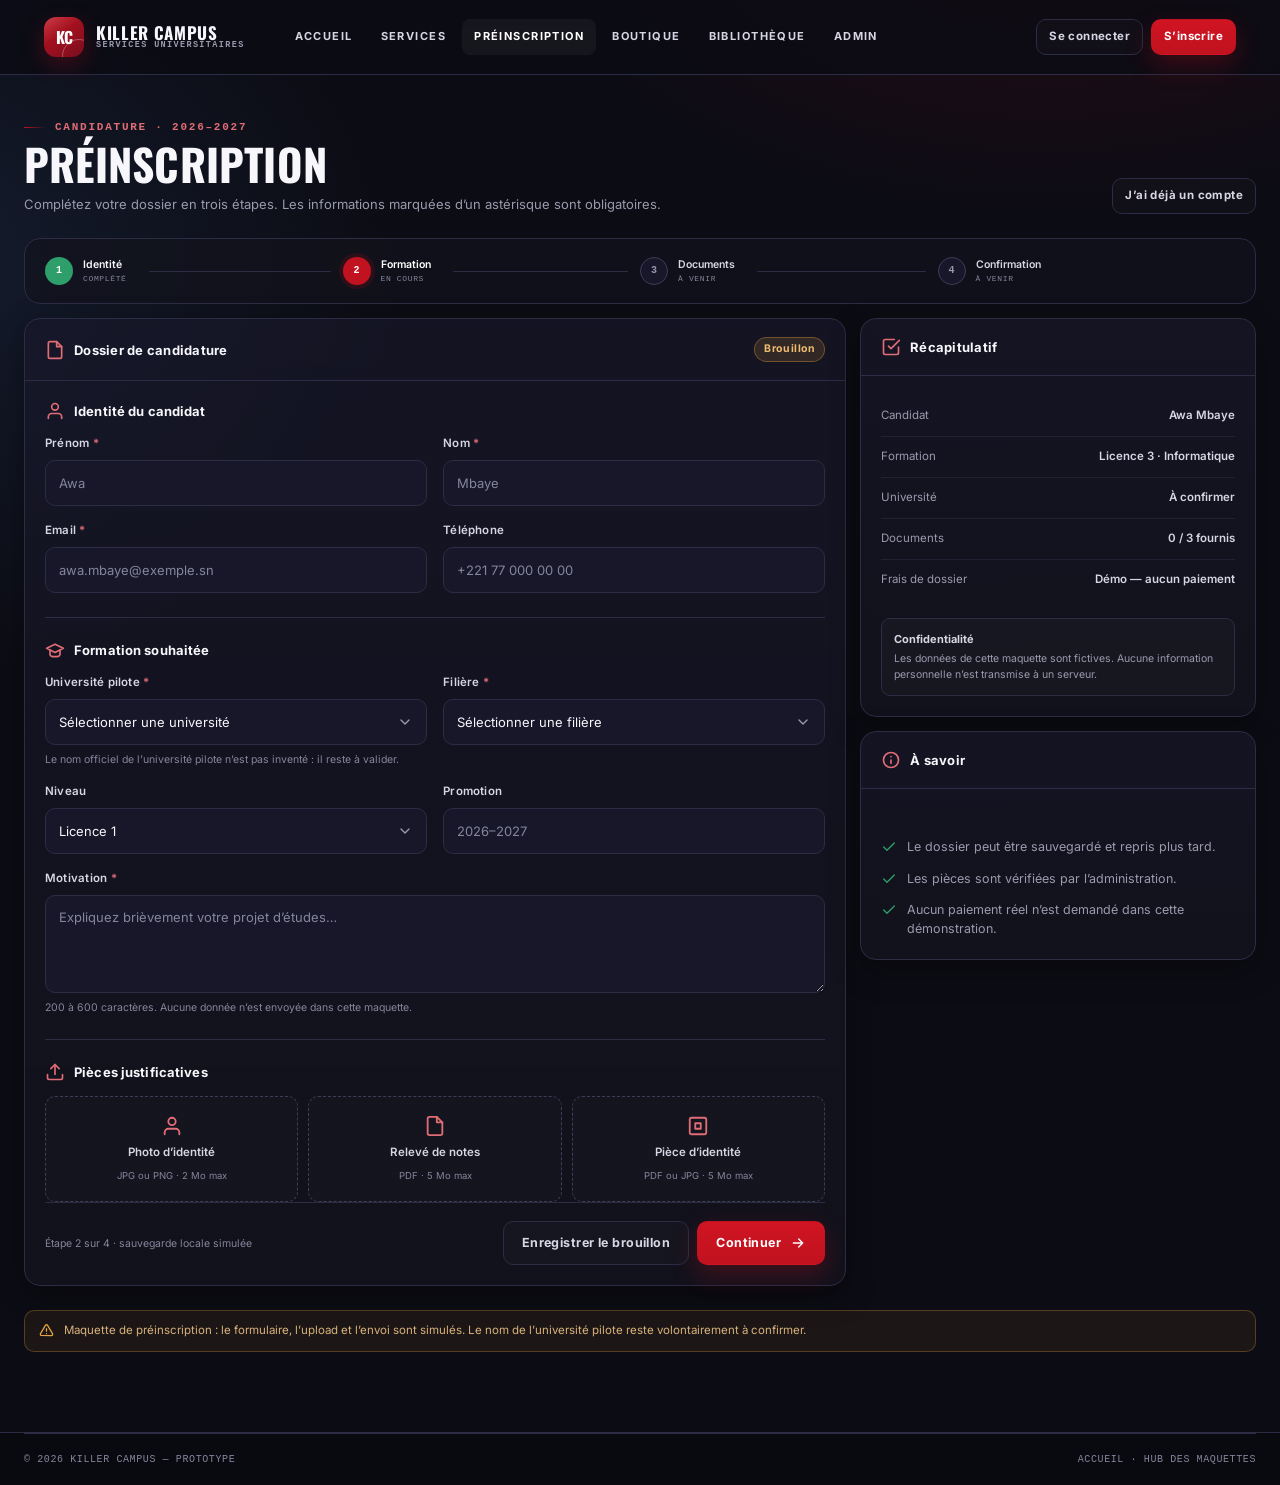
<file: sources/maquettes/preinscription.html>
<!DOCTYPE html>
<html lang="fr">
<head>
  <meta charset="utf-8">
  <meta name="viewport" content="width=device-width, initial-scale=1">
  <title>Préinscription — Killer Campus</title>
  <meta name="description" content="Dossier de préinscription universitaire Killer Campus. Formulaire de démonstration.">
  <link rel="stylesheet" href="../../styles/killer-campus.css?v=20261032">
</head>
<body>
  <a class="skip-link" href="#contenu">Aller au contenu</a>

  <header class="topbar">
    <div class="topbar-inner">
      <a class="brand" href="../../index.html">
        <span class="brand-mark">KC</span>
        <span class="brand-text"><span class="brand-name">Killer Campus</span><span class="brand-sub">Services universitaires</span></span>
      </a>
      <nav class="topbar-nav" aria-label="Navigation principale">
        <a class="topbar-link" href="accueil.html">Accueil</a>
        <a class="topbar-link" href="dashboard_etudiant.html">Services</a>
        <a class="topbar-link is-active" href="preinscription.html" aria-current="page">Préinscription</a>
        <a class="topbar-link" href="catalogue_tenues.html">Boutique</a>
        <a class="topbar-link" href="bibliotheque.html">Bibliothèque</a>
        <a class="topbar-link" href="dashboard_admin.html">Admin</a>
      </nav>
      <div class="topbar-actions">
        <a class="btn btn--ghost btn--sm" href="connexion.html">Se connecter</a>
        <a class="btn btn--primary btn--sm" href="preinscription.html">S’inscrire</a>
        <button class="menu-toggle" type="button" aria-label="Ouvrir le menu" aria-expanded="false" aria-controls="menu-mobile" data-menu-toggle>
          <svg class="icon" viewBox="0 0 24 24" aria-hidden="true"><path d="M4 6h16M4 12h16M4 18h16"/></svg>
        </button>
      </div>
    </div>
    <div class="mobile-nav" id="menu-mobile" data-mobile-nav>
      <nav class="mobile-nav-inner" aria-label="Navigation mobile">
        <a href="accueil.html">Accueil</a>
        <a href="dashboard_etudiant.html">Services</a>
        <a href="preinscription.html">Préinscription</a>
        <a href="catalogue_tenues.html">Boutique</a>
        <a href="bibliotheque.html">Bibliothèque</a>
        <a href="dashboard_admin.html">Admin</a>
        <a href="connexion.html">Connexion</a>
      </nav>
    </div>
  </header>

  <main id="contenu">
    <div class="container">
      <div class="page-head" style="padding-top:36px">
        <div>
          <span class="eyebrow">Candidature · 2026–2027</span>
          <h1>Préinscription</h1>
          <p>Complétez votre dossier en trois étapes. Les informations marquées d’un astérisque sont obligatoires.</p>
        </div>
        <div class="page-actions">
          <a class="btn btn--ghost btn--sm" href="connexion.html">J’ai déjà un compte</a>
        </div>
      </div>

      <div class="stepper mb-14" aria-label="Étapes de la préinscription">
        <div class="step is-done">
          <span class="step-dot">1</span>
          <span class="step-label"><strong>Identité</strong><span>Complété</span></span>
        </div>
        <div class="step is-active">
          <span class="step-dot">2</span>
          <span class="step-label"><strong>Formation</strong><span>En cours</span></span>
        </div>
        <div class="step">
          <span class="step-dot">3</span>
          <span class="step-label"><strong>Documents</strong><span>À venir</span></span>
        </div>
        <div class="step">
          <span class="step-dot">4</span>
          <span class="step-label"><strong>Confirmation</strong><span>À venir</span></span>
        </div>
      </div>

      <div class="grid-2">
        <form class="panel" novalidate data-demo-action="Dossier simulé : aucune candidature n’est réellement envoyée.">
          <div class="panel-head">
            <h2 class="panel-title">
              <svg class="icon" viewBox="0 0 24 24" aria-hidden="true"><path d="M14 2H6a2 2 0 0 0-2 2v16a2 2 0 0 0 2 2h12a2 2 0 0 0 2-2V8z"/><path d="M14 2v6h6"/></svg>
              Dossier de candidature
            </h2>
            <span class="badge badge--amber">Brouillon</span>
          </div>

          <div class="panel-body">
            <section class="form-section">
              <h3 class="form-section-title"><svg class="icon" viewBox="0 0 24 24" aria-hidden="true"><path d="M20 21v-2a4 4 0 0 0-4-4H8a4 4 0 0 0-4 4v2"/><circle cx="12" cy="7" r="4"/></svg> Identité du candidat</h3>
              <div class="form-grid">
                <div class="field">
                  <label class="label" for="prenom">Prénom <span class="req">*</span></label>
                  <input class="input" id="prenom" name="prenom" autocomplete="given-name" placeholder="Awa" required>
                </div>
                <div class="field">
                  <label class="label" for="nom">Nom <span class="req">*</span></label>
                  <input class="input" id="nom" name="nom" autocomplete="family-name" placeholder="Mbaye" required>
                </div>
                <div class="field">
                  <label class="label" for="email">Email <span class="req">*</span></label>
                  <input class="input" id="email" name="email" type="email" autocomplete="email" placeholder="awa.mbaye@exemple.sn" required>
                </div>
                <div class="field">
                  <label class="label" for="telephone">Téléphone</label>
                  <input class="input" id="telephone" name="telephone" type="tel" autocomplete="tel" placeholder="+221 77 000 00 00">
                </div>
              </div>
            </section>

            <section class="form-section">
              <h3 class="form-section-title"><svg class="icon" viewBox="0 0 24 24" aria-hidden="true"><path d="M22 10 12 5 2 10l10 5 10-5z"/><path d="M6 12v5c0 1.7 2.7 3 6 3s6-1.3 6-3v-5"/></svg> Formation souhaitée</h3>
              <div class="form-grid">
                <div class="field">
                  <label class="label" for="universite">Université pilote <span class="req">*</span></label>
                  <select class="select" id="universite" name="universite" required>
                    <option value="">Sélectionner une université</option>
                    <option>Université pilote — à confirmer</option>
                    <option>Deuxième université — à confirmer</option>
                  </select>
                  <span class="hint">Le nom officiel de l’université pilote n’est pas inventé : il reste à valider.</span>
                </div>
                <div class="field">
                  <label class="label" for="filiere">Filière <span class="req">*</span></label>
                  <select class="select" id="filiere" name="filiere" required>
                    <option value="">Sélectionner une filière</option>
                    <option>Informatique</option>
                    <option>Gestion</option>
                    <option>Droit</option>
                    <option>Médecine</option>
                    <option>Autre — à préciser</option>
                  </select>
                </div>
                <div class="field">
                  <label class="label" for="niveau">Niveau</label>
                  <select class="select" id="niveau" name="niveau">
                    <option>Licence 1</option>
                    <option>Licence 2</option>
                    <option>Licence 3</option>
                    <option>Master 1</option>
                    <option>Master 2</option>
                  </select>
                </div>
                <div class="field">
                  <label class="label" for="promotion">Promotion</label>
                  <input class="input" id="promotion" name="promotion" placeholder="2026–2027">
                </div>
                <div class="field span-2">
                  <label class="label" for="motivation">Motivation <span class="req">*</span></label>
                  <textarea class="textarea" id="motivation" name="motivation" placeholder="Expliquez brièvement votre projet d’études…" required></textarea>
                  <span class="hint">200 à 600 caractères. Aucune donnée n’est envoyée dans cette maquette.</span>
                </div>
              </div>
            </section>

            <section class="form-section">
              <h3 class="form-section-title"><svg class="icon" viewBox="0 0 24 24" aria-hidden="true"><path d="M21 15v4a2 2 0 0 1-2 2H5a2 2 0 0 1-2-2v-4"/><path d="m17 8-5-5-5 5"/><path d="M12 3v12"/></svg> Pièces justificatives</h3>
              <div class="upload-grid">
                <button class="upload-card" type="button" data-demo-action="Upload simulé : aucun fichier n’est réellement importé.">
                  <svg class="icon" viewBox="0 0 24 24" aria-hidden="true"><path d="M20 21v-2a4 4 0 0 0-4-4H8a4 4 0 0 0-4 4v2"/><circle cx="12" cy="7" r="4"/></svg>
                  <strong>Photo d’identité</strong>
                  <span>JPG ou PNG · 2 Mo max</span>
                </button>
                <button class="upload-card" type="button" data-demo-action="Upload simulé : aucun fichier n’est réellement importé.">
                  <svg class="icon" viewBox="0 0 24 24" aria-hidden="true"><path d="M14 2H6a2 2 0 0 0-2 2v16a2 2 0 0 0 2 2h12a2 2 0 0 0 2-2V8z"/><path d="M14 2v6h6"/></svg>
                  <strong>Relevé de notes</strong>
                  <span>PDF · 5 Mo max</span>
                </button>
                <button class="upload-card" type="button" data-demo-action="Upload simulé : aucun fichier n’est réellement importé.">
                  <svg class="icon" viewBox="0 0 24 24" aria-hidden="true"><rect x="3" y="3" width="18" height="18" rx="2"/><path d="M9 9h6v6H9z"/></svg>
                  <strong>Pièce d’identité</strong>
                  <span>PDF ou JPG · 5 Mo max</span>
                </button>
              </div>
            </section>

            <div class="form-actions">
              <span class="hint">Étape 2 sur 4 · sauvegarde locale simulée</span>
              <div class="form-actions-right">
                <button class="btn btn--ghost" type="button" data-demo-action="Brouillon enregistré localement (simulation).">Enregistrer le brouillon</button>
                <button class="btn btn--primary" type="submit">
                  Continuer
                  <svg class="icon icon-sm" viewBox="0 0 24 24" aria-hidden="true"><path d="M5 12h14M13 6l6 6-6 6"/></svg>
                </button>
              </div>
            </div>
          </div>
        </form>

        <aside class="stack-14">
          <section class="panel">
            <div class="panel-head">
              <h2 class="panel-title">
                <svg class="icon" viewBox="0 0 24 24" aria-hidden="true"><path d="M9 11l3 3L22 4"/><path d="M21 12v7a2 2 0 0 1-2 2H5a2 2 0 0 1-2-2V5a2 2 0 0 1 2-2h11"/></svg>
                Récapitulatif
              </h2>
            </div>
            <div class="panel-body">
              <div class="summary-list">
                <div class="summary-row"><span>Candidat</span><strong>Awa Mbaye</strong></div>
                <div class="summary-row"><span>Formation</span><strong>Licence 3 · Informatique</strong></div>
                <div class="summary-row"><span>Université</span><strong>À confirmer</strong></div>
                <div class="summary-row"><span>Documents</span><strong>0 / 3 fournis</strong></div>
                <div class="summary-row"><span>Frais de dossier</span><strong>Démo — aucun paiement</strong></div>
              </div>
              <div class="summary-note mt-18">
                <strong>Confidentialité</strong>
                Les données de cette maquette sont fictives. Aucune information personnelle n’est transmise à un serveur.
              </div>
            </div>
          </section>

          <section class="panel">
            <div class="panel-head">
              <h2 class="panel-title">
                <svg class="icon" viewBox="0 0 24 24" aria-hidden="true"><circle cx="12" cy="12" r="9"/><path d="M12 16v-4M12 8h.01"/></svg>
                À savoir
              </h2>
            </div>
            <div class="panel-body">
              <ul class="auth-list">
                <li><svg class="icon" viewBox="0 0 24 24" aria-hidden="true"><path d="M20 6 9 17l-5-5"/></svg> Le dossier peut être sauvegardé et repris plus tard.</li>
                <li><svg class="icon" viewBox="0 0 24 24" aria-hidden="true"><path d="M20 6 9 17l-5-5"/></svg> Les pièces sont vérifiées par l’administration.</li>
                <li><svg class="icon" viewBox="0 0 24 24" aria-hidden="true"><path d="M20 6 9 17l-5-5"/></svg> Aucun paiement réel n’est demandé dans cette démonstration.</li>
              </ul>
            </div>
          </section>
        </aside>
      </div>

      <p class="demo-note mt-24">
        <svg class="icon" viewBox="0 0 24 24" aria-hidden="true"><path d="M12 9v4M12 17h.01"/><path d="M10.3 3.7 2.4 17a2 2 0 0 0 1.7 3h15.8a2 2 0 0 0 1.7-3L13.7 3.7a2 2 0 0 0-3.4 0z"/></svg>
        Maquette de préinscription : le formulaire, l’upload et l’envoi sont simulés. Le nom de l’université pilote reste volontairement à confirmer.
      </p>
    </div>
  </main>

  <footer class="footer">
    <div class="container">
      <div class="footer-bottom">
        <span>© <span data-year>2026</span> Killer Campus — prototype</span>
        <span><a href="accueil.html">Accueil</a> · <a href="../../index.html">Hub des maquettes</a></span>
      </div>
    </div>
  </footer>

  <div class="toast" role="status" aria-live="polite" data-toast>
    <svg class="icon" viewBox="0 0 24 24" aria-hidden="true"><path d="M20 6 9 17l-5-5"/></svg>
    <span data-toast-message>Action simulée.</span>
  </div>

  <script src="../../scripts/app.js?v=20261032"></script>
</body>
</html>
</file>
<file: styles/killer-campus.css>
/* ============================================================
   KILLER CAMPUS — DESIGN SYSTEM
   Mode sombre · rouge sang · bleu marine · typographie percutante
   Polices auto-hébergées : aucune dépendance réseau.
   ============================================================ */

/* ---------- 0. Polices ---------- */
@font-face {
  font-family: "Inter";
  font-style: normal;
  font-weight: 400;
  font-display: swap;
  src: url("../assets/fonts/inter-400.ttf") format("truetype");
}

@font-face {
  font-family: "Inter";
  font-style: normal;
  font-weight: 500;
  font-display: swap;
  src: url("../assets/fonts/inter-500.ttf") format("truetype");
}

@font-face {
  font-family: "Inter";
  font-style: normal;
  font-weight: 600;
  font-display: swap;
  src: url("../assets/fonts/inter-600.ttf") format("truetype");
}

@font-face {
  font-family: "Inter";
  font-style: normal;
  font-weight: 700;
  font-display: swap;
  src: url("../assets/fonts/inter-700.ttf") format("truetype");
}

@font-face {
  font-family: "Oswald";
  font-style: normal;
  font-weight: 500;
  font-display: swap;
  src: url("../assets/fonts/oswald-500.ttf") format("truetype");
}

@font-face {
  font-family: "Oswald";
  font-style: normal;
  font-weight: 700;
  font-display: swap;
  src: url("../assets/fonts/oswald-700.ttf") format("truetype");
}

/* ---------- 1. Tokens ---------- */
:root {
  /* Fond */
  --night: #0c0c14;
  --surface: #12121c;
  --surface-2: #171729;
  --surface-3: #1d1d31;

  /* Bordures */
  --border: #2c2c44;
  --border-strong: #3d3d58;

  /* Bleu marine */
  --navy: #1b2a44;
  --navy-soft: #243452;

  /* Rouge */
  --red: #c1121f;
  --red-dark: #a40f1b;
  --red-soft: #e06c75;
  --red-deep: #7a0e1e;
  --red-wash: rgba(193, 18, 31, 0.12);

  /* Texte */
  --text: #f6f6fb;
  --text-2: #d6d6e4;
  --muted: #9a9aae;
  --faint: #85859c;

  /* États */
  --green: #2e9e6b;
  --green-wash: rgba(46, 158, 107, 0.14);
  --amber: #e8a33d;
  --amber-wash: rgba(232, 163, 61, 0.14);

  /* Typographie */
  --font-display: "Oswald", "Archivo Black", "Arial Narrow", "Helvetica Neue", sans-serif;
  --font-body: "Inter", "Segoe UI", system-ui, -apple-system, sans-serif;
  --font-mono: "JetBrains Mono", "SFMono-Regular", Consolas, monospace;

  /* Rythme */
  --radius-sm: 8px;
  --radius: 12px;
  --radius-lg: 16px;
  --radius-xl: 22px;
  --shadow: 0 10px 30px rgba(0, 0, 0, 0.35);
  --shadow-lg: 0 28px 70px rgba(0, 0, 0, 0.55);
  --ring: 0 0 0 3px rgba(193, 18, 31, 0.18);
  --max: 1240px;
}

/* ---------- 2. Reset ---------- */
*,
*::before,
*::after {
  box-sizing: border-box;
}

html {
  scroll-behavior: smooth;
  overflow-x: clip;
}

body {
  margin: 0;
  min-height: 100vh;
  background:
    radial-gradient(900px 540px at 82% -8%, rgba(193, 18, 31, 0.16), transparent 62%),
    radial-gradient(760px 620px at -8% 18%, rgba(27, 42, 68, 0.55), transparent 66%),
    var(--night);
  color: var(--text);
  font-family: var(--font-body);
  font-size: 15px;
  line-height: 1.55;
  -webkit-font-smoothing: antialiased;
  text-rendering: optimizeLegibility;
}

body.app-body {
  background:
    radial-gradient(760px 500px at 88% -10%, rgba(193, 18, 31, 0.1), transparent 60%),
    var(--night);
}

img,
svg {
  display: block;
  max-width: 100%;
}

a {
  color: inherit;
  text-decoration: none;
}

button,
input,
select,
textarea {
  font: inherit;
  color: inherit;
}

button {
  cursor: pointer;
}

h1,
h2,
h3,
h4,
p {
  margin: 0;
}

ul,
ol {
  margin: 0;
  padding: 0;
  list-style: none;
}

::selection {
  background: rgba(193, 18, 31, 0.45);
  color: #fff;
}

:focus-visible {
  outline: 2px solid var(--red-soft);
  outline-offset: 3px;
}

.sr-only {
  position: absolute;
  width: 1px;
  height: 1px;
  padding: 0;
  margin: -1px;
  overflow: hidden;
  clip: rect(0, 0, 0, 0);
  white-space: nowrap;
  border: 0;
}

.skip-link {
  position: fixed;
  top: 12px;
  left: 12px;
  z-index: 200;
  transform: translateY(-160%);
  background: var(--red);
  color: #fff;
  padding: 10px 16px;
  border-radius: var(--radius-sm);
  font-weight: 700;
  transition: transform 0.18s ease;
}

.skip-link:focus {
  transform: none;
}

/* ---------- 3. Typographie ---------- */
.display {
  font-family: var(--font-display);
  font-weight: 800;
  text-transform: uppercase;
  letter-spacing: 0.01em;
  line-height: 0.98;
}

.mono {
  font-family: var(--font-mono);
}

.eyebrow {
  display: inline-flex;
  align-items: center;
  gap: 9px;
  color: var(--red-soft);
  font-family: var(--font-mono);
  font-size: 11px;
  font-weight: 600;
  letter-spacing: 0.16em;
  text-transform: uppercase;
}

.eyebrow::before {
  content: "";
  width: 22px;
  height: 1px;
  background: linear-gradient(90deg, var(--red), transparent);
}

.muted {
  color: var(--muted);
}

.text-2 {
  color: var(--text-2);
}

.text-small {
  font-size: 12.5px;
}

.text-xs {
  font-size: 11px;
}

.upper {
  text-transform: uppercase;
  letter-spacing: 0.12em;
}

/* ---------- 4. Icônes ---------- */
.icon {
  width: 20px;
  height: 20px;
  flex: none;
  fill: none;
  stroke: currentColor;
  stroke-width: 2;
  stroke-linecap: round;
  stroke-linejoin: round;
}

.icon-sm {
  width: 16px;
  height: 16px;
}

.icon-lg {
  width: 26px;
  height: 26px;
}

.icon-xl {
  width: 34px;
  height: 34px;
}

/* ---------- 5. Marque ---------- */
.brand {
  display: inline-flex;
  align-items: center;
  gap: 12px;
  color: var(--text);
  font-weight: 700;
}

.brand-mark {
  position: relative;
  width: 40px;
  height: 40px;
  display: grid;
  place-items: center;
  border-radius: 12px;
  background:
    linear-gradient(145deg, rgba(255, 255, 255, 0.18), transparent 42%),
    linear-gradient(145deg, var(--red), var(--red-deep));
  box-shadow: 0 8px 22px rgba(193, 18, 31, 0.28);
  color: #fff;
  font-family: var(--font-display);
  font-size: 16px;
  font-weight: 900;
  letter-spacing: -0.04em;
  overflow: hidden;
}

.brand-mark::after {
  content: "";
  position: absolute;
  right: -12px;
  bottom: -16px;
  width: 34px;
  height: 34px;
  border: 1px solid rgba(255, 255, 255, 0.28);
  border-radius: 50%;
}

.brand-text {
  display: flex;
  flex-direction: column;
  line-height: 1.05;
}

.brand-name {
  font-family: var(--font-display);
  font-size: 17px;
  font-weight: 800;
  text-transform: uppercase;
  letter-spacing: 0.04em;
}

.brand-sub {
  color: var(--muted);
  font-family: var(--font-mono);
  font-size: 8.5px;
  letter-spacing: 0.16em;
  text-transform: uppercase;
}

.brand--compact .brand-mark {
  width: 34px;
  height: 34px;
  border-radius: 10px;
  font-size: 14px;
}

/* ---------- 6. Topbar publique ---------- */
.topbar {
  position: sticky;
  top: 0;
  z-index: 60;
  background: rgba(12, 12, 20, 0.82);
  border-bottom: 1px solid var(--border);
  backdrop-filter: blur(16px);
}

.topbar-inner {
  display: flex;
  align-items: center;
  gap: 30px;
  max-width: var(--max);
  min-height: 74px;
  margin: 0 auto;
  padding: 0 24px;
}

.topbar-nav {
  display: flex;
  align-items: center;
  gap: 4px;
  margin-left: 8px;
}

.topbar-link {
  padding: 9px 12px;
  border-radius: 8px;
  color: var(--text-2);
  font-size: 11px;
  font-weight: 650;
  letter-spacing: 0.13em;
  text-transform: uppercase;
  transition: color 0.18s ease, background 0.18s ease;
}

.topbar-link:hover,
.topbar-link.is-active {
  color: #fff;
  background: rgba(255, 255, 255, 0.045);
}

.topbar-actions {
  display: flex;
  align-items: center;
  gap: 8px;
  margin-left: auto;
}

.menu-toggle {
  display: none;
  width: 42px;
  height: 42px;
  place-items: center;
  border: 1px solid var(--border);
  border-radius: 10px;
  background: var(--surface);
  color: var(--text);
}

.mobile-nav {
  display: none;
  border-top: 1px solid var(--border);
  background: rgba(12, 12, 20, 0.98);
}

.mobile-nav.is-open {
  display: block;
}

.mobile-nav-inner {
  display: flex;
  flex-direction: column;
  max-width: var(--max);
  margin: 0 auto;
  padding: 14px 24px 20px;
  gap: 4px;
}

.mobile-nav a {
  padding: 12px 10px;
  border-radius: 8px;
  color: var(--text-2);
  font-size: 12px;
  font-weight: 650;
  letter-spacing: 0.12em;
  text-transform: uppercase;
}

.mobile-nav a:hover {
  background: rgba(255, 255, 255, 0.04);
  color: #fff;
}

/* ---------- 7. Boutons ---------- */
.btn {
  display: inline-flex;
  align-items: center;
  justify-content: center;
  gap: 9px;
  min-height: 44px;
  padding: 11px 18px;
  border: 1px solid transparent;
  border-radius: 10px;
  background: transparent;
  color: var(--text);
  font-size: 12.5px;
  font-weight: 650;
  letter-spacing: 0.035em;
  line-height: 1;
  text-decoration: none;
  transition: transform 0.18s ease, background 0.18s ease, border-color 0.18s ease,
    box-shadow 0.18s ease, color 0.18s ease;
}

.btn:hover {
  transform: translateY(-1px);
}

.btn:active {
  transform: translateY(0);
}

.btn--primary {
  background: linear-gradient(180deg, #d01422, var(--red));
  color: #fff;
  box-shadow: 0 10px 26px rgba(193, 18, 31, 0.28);
}

.btn--primary:hover {
  background: linear-gradient(180deg, var(--red), var(--red-dark));
  box-shadow: 0 14px 32px rgba(193, 18, 31, 0.34);
}

.btn--ghost {
  border-color: var(--border);
  color: var(--text-2);
  background: rgba(255, 255, 255, 0.015);
}

.btn--ghost:hover {
  border-color: var(--border-strong);
  color: #fff;
  background: rgba(255, 255, 255, 0.04);
}

.btn--outline {
  border-color: rgba(193, 18, 31, 0.55);
  background: rgba(193, 18, 31, 0.07);
  color: var(--red-soft);
}

.btn--outline:hover {
  background: rgba(193, 18, 31, 0.14);
  border-color: var(--red);
  color: #fff;
}

.btn--sm {
  min-height: 36px;
  padding: 8px 12px;
  font-size: 11.5px;
}

.btn--block {
  width: 100%;
}

.btn--icon {
  width: 40px;
  min-height: 40px;
  padding: 0;
}

/* ---------- 8. Badges ---------- */
.badge {
  display: inline-flex;
  align-items: center;
  gap: 6px;
  padding: 4px 9px;
  border: 1px solid transparent;
  border-radius: 999px;
  font-size: 10.5px;
  font-weight: 650;
  letter-spacing: 0.05em;
  line-height: 1.4;
  white-space: nowrap;
}

.badge--red {
  background: rgba(193, 18, 31, 0.16);
  border-color: rgba(193, 18, 31, 0.38);
  color: #ff9aa2;
}

.badge--green {
  background: var(--green-wash);
  border-color: rgba(46, 158, 107, 0.35);
  color: #6fd3a4;
}

.badge--blue {
  background: rgba(36, 52, 82, 0.65);
  border-color: rgba(96, 126, 170, 0.35);
  color: #a9c0e2;
}

.badge--amber {
  background: var(--amber-wash);
  border-color: rgba(232, 163, 61, 0.35);
  color: #f0bd70;
}

.badge--neutral {
  background: rgba(255, 255, 255, 0.045);
  border-color: var(--border);
  color: var(--text-2);
}

.badge-count {
  display: inline-grid;
  place-items: center;
  min-width: 20px;
  height: 20px;
  padding: 0 5px;
  border-radius: 999px;
  background: var(--red);
  color: #fff;
  font-family: var(--font-mono);
  font-size: 10px;
  font-weight: 700;
  box-shadow: 0 0 0 3px rgba(193, 18, 31, 0.16);
}

/* ---------- 9. Cartes / panneaux ---------- */
.panel {
  border: 1px solid var(--border);
  border-radius: var(--radius-lg);
  background:
    linear-gradient(180deg, rgba(23, 23, 41, 0.72), rgba(18, 18, 28, 0.92));
  box-shadow: var(--shadow);
}

.panel-head {
  display: flex;
  align-items: center;
  justify-content: space-between;
  gap: 16px;
  padding: 18px 20px;
  border-bottom: 1px solid var(--border);
}

.panel-title {
  display: flex;
  align-items: center;
  gap: 9px;
  font-size: 13px;
  font-weight: 650;
  letter-spacing: 0.02em;
}

.panel-title .icon {
  color: var(--red-soft);
}

.panel-body {
  padding: 20px;
}

.panel-body--flush {
  padding: 0;
}

.card {
  border: 1px solid var(--border);
  border-radius: var(--radius-lg);
  background: var(--surface);
  box-shadow: var(--shadow);
}

.card-hover {
  transition: transform 0.2s ease, border-color 0.2s ease, box-shadow 0.2s ease;
}

.card-hover:hover {
  transform: translateY(-3px);
  border-color: var(--border-strong);
  box-shadow: var(--shadow-lg);
}

/* ---------- 10. Layout public ---------- */
.container {
  width: min(var(--max), calc(100% - 48px));
  margin-inline: auto;
}

.section {
  padding: 72px 0;
}

.section--tight {
  padding: 44px 0;
}

.section-head {
  display: flex;
  align-items: flex-end;
  justify-content: space-between;
  gap: 24px;
  margin-bottom: 28px;
}

.section-head h2 {
  font-family: var(--font-display);
  font-size: clamp(28px, 3.4vw, 44px);
  font-weight: 800;
  line-height: 1;
  text-transform: uppercase;
  letter-spacing: 0.005em;
}

.section-head p {
  max-width: 52ch;
  color: var(--muted);
  font-size: 14px;
}

/* ---------- 11. Hero ---------- */
.hero {
  display: grid;
  grid-template-columns: 1.02fr 0.98fr;
  align-items: center;
  gap: clamp(36px, 5vw, 72px);
  padding: clamp(48px, 7vw, 96px) 0 56px;
}

.hero h1 {
  margin: 20px 0 22px;
  font-family: var(--font-display);
  font-size: clamp(52px, 7.2vw, 104px);
  font-weight: 900;
  line-height: 0.9;
  letter-spacing: -0.025em;
  text-transform: uppercase;
}

.hero h1 em {
  color: var(--red);
  font-style: normal;
}

.hero-lead {
  max-width: 54ch;
  color: var(--text-2);
  font-size: clamp(15px, 1.3vw, 17px);
  line-height: 1.7;
}

.hero-actions {
  display: flex;
  flex-wrap: wrap;
  gap: 10px;
  margin-top: 30px;
}

.hero-note {
  display: flex;
  align-items: center;
  gap: 8px;
  margin-top: 18px;
  color: var(--faint);
  font-family: var(--font-mono);
  font-size: 10.5px;
  letter-spacing: 0.06em;
  text-transform: uppercase;
}

.hero-note .icon {
  color: var(--green);
}

.hero-metrics {
  display: flex;
  gap: 28px;
  margin-top: 38px;
  padding-top: 24px;
  border-top: 1px solid var(--border);
}

.hero-metric strong {
  display: block;
  font-family: var(--font-display);
  font-size: 26px;
  font-weight: 800;
  line-height: 1;
}

.hero-metric span {
  color: var(--faint);
  font-family: var(--font-mono);
  font-size: 9.5px;
  letter-spacing: 0.12em;
  text-transform: uppercase;
}

/* Aperçu dashboard */
.preview-wrap {
  position: relative;
}

.preview-wrap::before {
  content: "";
  position: absolute;
  inset: -14% -8% -10%;
  background: radial-gradient(closest-side, rgba(193, 18, 31, 0.2), transparent 72%);
  filter: blur(18px);
  pointer-events: none;
}

.browser {
  position: relative;
  border: 1px solid var(--border-strong);
  border-radius: 18px;
  background: var(--surface);
  box-shadow: 0 40px 100px rgba(0, 0, 0, 0.6);
  overflow: hidden;
  transform: perspective(1400px) rotateY(-4deg) rotateX(2deg);
}

.browser-bar {
  display: flex;
  align-items: center;
  gap: 6px;
  height: 38px;
  padding: 0 14px;
  border-bottom: 1px solid var(--border);
  background: #0a0a11;
}

.browser-dots {
  display: flex;
  gap: 5px;
}

.browser-dots span {
  width: 7px;
  height: 7px;
  border-radius: 50%;
  background: var(--border-strong);
}

.browser-dots span:first-child {
  background: var(--red);
}

.browser-address {
  flex: 1;
  max-width: 220px;
  margin: 0 auto;
  padding: 4px 10px;
  border: 1px solid var(--border);
  border-radius: 999px;
  color: var(--faint);
  font-family: var(--font-mono);
  font-size: 9px;
  text-align: center;
}

.mini-shell {
  display: grid;
  grid-template-columns: 105px minmax(0, 1fr);
  min-height: 350px;
}

.mini-side {
  padding: 16px 10px;
  border-right: 1px solid var(--border);
  background: rgba(12, 12, 20, 0.6);
}

.mini-side .brand-mark {
  width: 26px;
  height: 26px;
  border-radius: 7px;
  font-size: 10px;
  margin-bottom: 16px;
}

.mini-nav {
  display: flex;
  flex-direction: column;
  gap: 5px;
}

.mini-nav span {
  height: 7px;
  border-radius: 4px;
  background: var(--border);
}

.mini-nav span:nth-child(1) {
  width: 82%;
  background: rgba(193, 18, 31, 0.55);
}

.mini-nav span:nth-child(3) {
  width: 66%;
}

.mini-nav span:nth-child(5) {
  width: 74%;
}

.mini-main {
  padding: 16px;
}

.mini-title {
  display: flex;
  align-items: center;
  justify-content: space-between;
  margin-bottom: 12px;
}

.mini-title strong {
  font-family: var(--font-display);
  font-size: 13px;
  letter-spacing: 0.03em;
  text-transform: uppercase;
}

.mini-title span {
  width: 22px;
  height: 22px;
  border-radius: 50%;
  background: var(--navy-soft);
}

.mini-stats {
  display: grid;
  grid-template-columns: repeat(3, 1fr);
  gap: 6px;
  margin-bottom: 10px;
}

.mini-stat {
  padding: 8px;
  border: 1px solid var(--border);
  border-radius: 7px;
  background: rgba(255, 255, 255, 0.02);
}

.mini-stat b {
  display: block;
  font-family: var(--font-display);
  font-size: 15px;
  line-height: 1;
}

.mini-stat i {
  display: block;
  width: 55%;
  height: 4px;
  margin-top: 5px;
  border-radius: 3px;
  background: var(--border);
}

.mini-grid {
  display: grid;
  grid-template-columns: repeat(4, 1fr);
  gap: 6px;
}

.mini-tile {
  display: flex;
  flex-direction: column;
  align-items: flex-start;
  gap: 6px;
  aspect-ratio: 1 / 1;
  padding: 8px;
  border: 1px solid var(--border);
  border-radius: 8px;
  background: rgba(255, 255, 255, 0.018);
}

.mini-tile .icon {
  width: 15px;
  height: 15px;
  color: var(--text-2);
}

.mini-tile span {
  width: 70%;
  height: 4px;
  border-radius: 3px;
  background: var(--border-strong);
}

.mini-tile.is-hot {
  border-color: rgba(193, 18, 31, 0.55);
  background: rgba(193, 18, 31, 0.1);
}

.mini-tile.is-hot .icon {
  color: var(--red-soft);
}

.preview-tag {
  position: absolute;
  right: -8px;
  bottom: 24px;
  display: flex;
  align-items: center;
  gap: 8px;
  padding: 9px 12px;
  border: 1px solid var(--border-strong);
  border-radius: 10px;
  background: rgba(18, 18, 28, 0.95);
  box-shadow: var(--shadow-lg);
  color: var(--text-2);
  font-family: var(--font-mono);
  font-size: 9.5px;
  letter-spacing: 0.08em;
  text-transform: uppercase;
}

.preview-tag .icon {
  color: var(--green);
}

/* ---------- 12. Grilles publiques ---------- */
.feature-grid {
  display: grid;
  grid-template-columns: repeat(3, minmax(0, 1fr));
  gap: 14px;
}

.feature-card {
  position: relative;
  padding: 26px;
  overflow: hidden;
}

.feature-icon {
  display: grid;
  place-items: center;
  width: 44px;
  height: 44px;
  margin-bottom: 18px;
  border: 1px solid rgba(193, 18, 31, 0.35);
  border-radius: 11px;
  background: rgba(193, 18, 31, 0.09);
  color: var(--red-soft);
}

.feature-card h3 {
  margin-bottom: 8px;
  font-family: var(--font-display);
  font-size: 20px;
  font-weight: 800;
  text-transform: uppercase;
  letter-spacing: 0.02em;
}

.feature-card p {
  color: var(--muted);
  font-size: 13.5px;
  line-height: 1.65;
}

.feature-card::after {
  content: "";
  position: absolute;
  right: -40px;
  bottom: -56px;
  width: 120px;
  height: 120px;
  border: 1px solid rgba(255, 255, 255, 0.045);
  border-radius: 50%;
}

.steps {
  display: grid;
  grid-template-columns: repeat(3, minmax(0, 1fr));
  gap: 14px;
  counter-reset: step;
}

.step-card {
  position: relative;
  padding: 24px;
  border-top: 2px solid var(--red);
  counter-increment: step;
}

.step-card::before {
  content: "0" counter(step);
  display: block;
  margin-bottom: 18px;
  color: var(--red);
  font-family: var(--font-display);
  font-size: 34px;
  font-weight: 800;
  line-height: 1;
}

.step-card h3 {
  margin-bottom: 7px;
  font-size: 14px;
  font-weight: 650;
}

.step-card p {
  color: var(--muted);
  font-size: 13px;
}

.cta-band {
  position: relative;
  display: flex;
  align-items: center;
  justify-content: space-between;
  gap: 32px;
  padding: clamp(28px, 5vw, 52px);
  border: 1px solid rgba(193, 18, 31, 0.35);
  border-radius: var(--radius-xl);
  background:
    radial-gradient(600px 260px at 88% 0%, rgba(193, 18, 31, 0.22), transparent 70%),
    linear-gradient(120deg, rgba(27, 42, 68, 0.5), rgba(18, 18, 28, 0.9));
  overflow: hidden;
}

.cta-band h2 {
  max-width: 18ch;
  font-family: var(--font-display);
  font-size: clamp(28px, 4vw, 48px);
  font-weight: 800;
  line-height: 0.98;
  text-transform: uppercase;
}

.cta-band p {
  max-width: 48ch;
  margin-top: 12px;
  color: var(--text-2);
  font-size: 14px;
}

.cta-actions {
  display: flex;
  flex-wrap: wrap;
  gap: 10px;
  flex: none;
}

/* ---------- 13. Footer ---------- */
.footer {
  margin-top: 80px;
  border-top: 1px solid var(--border);
  background: rgba(8, 8, 13, 0.55);
}

.footer-inner {
  display: flex;
  flex-wrap: wrap;
  justify-content: space-between;
  gap: 32px;
  padding: 44px 0;
}

.footer-brand {
  max-width: 320px;
}

.footer-brand p {
  margin-top: 14px;
  color: var(--faint);
  font-size: 12.5px;
  line-height: 1.7;
}

.footer-cols {
  display: flex;
  flex-wrap: wrap;
  gap: 48px;
}

.footer-col h4,
.footer-col-title {
  margin: 0 0 12px;
  color: var(--text-2);
  font-size: 10px;
  font-weight: 700;
  letter-spacing: 0.14em;
  text-transform: uppercase;
}

.footer-col a {
  display: block;
  padding: 4px 0;
  color: var(--faint);
  font-size: 12.5px;
}

.footer-col a:hover {
  color: var(--red-soft);
}

.footer-bottom {
  display: flex;
  flex-wrap: wrap;
  justify-content: space-between;
  gap: 12px;
  padding: 18px 0;
  border-top: 1px solid var(--border);
  color: var(--faint);
  font-family: var(--font-mono);
  font-size: 10px;
  letter-spacing: 0.06em;
  text-transform: uppercase;
}

/* ---------- 14. App shell ---------- */
.app-shell {
  display: grid;
  grid-template-columns: 264px minmax(0, 1fr);
  min-height: 100vh;
}

.sidebar {
  position: sticky;
  top: 0;
  display: flex;
  flex-direction: column;
  gap: 22px;
  height: 100vh;
  padding: 20px 16px 18px;
  border-right: 1px solid var(--border);
  background:
    linear-gradient(180deg, rgba(22, 22, 38, 0.96), rgba(10, 10, 17, 0.99));
  overflow-y: auto;
  z-index: 90;
}

.sidebar-top {
  display: flex;
  align-items: center;
  justify-content: space-between;
  padding: 2px 6px 8px;
}

.sidebar-close {
  display: none;
  width: 34px;
  height: 34px;
  place-items: center;
  border: 1px solid var(--border);
  border-radius: 8px;
  background: transparent;
  color: var(--text-2);
}

.sidebar-nav {
  display: flex;
  flex-direction: column;
  gap: 3px;
}

.nav-group-label {
  padding: 14px 10px 6px;
  color: var(--faint);
  font-family: var(--font-mono);
  font-size: 9px;
  font-weight: 600;
  letter-spacing: 0.16em;
  text-transform: uppercase;
}

.sidebar-link {
  position: relative;
  display: flex;
  align-items: center;
  gap: 11px;
  padding: 9px 10px;
  border-radius: 9px;
  color: var(--text-2);
  font-size: 12.5px;
  font-weight: 500;
  transition: background 0.16s ease, color 0.16s ease;
}

.sidebar-link .icon {
  width: 17px;
  height: 17px;
  color: var(--muted);
}

.sidebar-link:hover {
  background: rgba(255, 255, 255, 0.035);
  color: #fff;
}

.sidebar-link:hover .icon {
  color: var(--text-2);
}

.sidebar-link.is-active {
  background: linear-gradient(90deg, rgba(193, 18, 31, 0.18), rgba(193, 18, 31, 0.03));
  color: #fff;
  box-shadow: inset 2px 0 0 var(--red);
}

.sidebar-link.is-active .icon {
  color: var(--red-soft);
}

.sidebar-link .badge-count {
  margin-left: auto;
}

.sidebar-foot {
  display: flex;
  flex-direction: column;
  gap: 10px;
  margin-top: auto;
  padding-top: 16px;
  border-top: 1px solid var(--border);
}

.sidebar-user {
  display: flex;
  align-items: center;
  gap: 10px;
  padding: 8px;
  border-radius: 10px;
  background: rgba(255, 255, 255, 0.025);
}

.avatar {
  display: grid;
  place-items: center;
  width: 34px;
  height: 34px;
  flex: none;
  border: 1px solid var(--border-strong);
  border-radius: 50%;
  background: linear-gradient(145deg, var(--navy-soft), var(--surface-2));
  color: var(--text);
  font-family: var(--font-display);
  font-size: 12px;
  font-weight: 800;
  letter-spacing: 0.02em;
}

.avatar--red {
  background: linear-gradient(145deg, var(--red), var(--red-deep));
  border-color: rgba(255, 255, 255, 0.2);
}

.sidebar-user-meta {
  min-width: 0;
}

.sidebar-user-meta strong {
  display: block;
  overflow: hidden;
  font-size: 11.5px;
  font-weight: 600;
  text-overflow: ellipsis;
  white-space: nowrap;
}

.sidebar-user-meta span {
  display: block;
  color: var(--faint);
  font-size: 10px;
}

.app-main {
  min-width: 0;
}

.app-topbar {
  position: sticky;
  top: 0;
  z-index: 50;
  display: flex;
  align-items: center;
  gap: 16px;
  min-height: 70px;
  padding: 0 28px;
  border-bottom: 1px solid var(--border);
  background: rgba(12, 12, 20, 0.86);
  backdrop-filter: blur(14px);
}

.app-menu {
  display: none;
  width: 40px;
  height: 40px;
  place-items: center;
  border: 1px solid var(--border);
  border-radius: 9px;
  background: var(--surface);
  color: var(--text);
}

.breadcrumb {
  display: flex;
  align-items: center;
  gap: 8px;
  min-width: 0;
  color: var(--faint);
  font-family: var(--font-mono);
  font-size: 10.5px;
  letter-spacing: 0.06em;
  text-transform: uppercase;
}

.breadcrumb strong {
  overflow: hidden;
  color: var(--text-2);
  font-weight: 500;
  text-overflow: ellipsis;
  white-space: nowrap;
}

.app-search {
  position: relative;
  width: min(280px, 30vw);
  margin-left: auto;
}

.app-search .icon {
  position: absolute;
  top: 50%;
  left: 12px;
  width: 16px;
  height: 16px;
  color: var(--faint);
  transform: translateY(-50%);
  pointer-events: none;
}

.app-search input {
  width: 100%;
  min-height: 38px;
  padding: 8px 12px 8px 36px;
  border: 1px solid var(--border);
  border-radius: 9px;
  background: rgba(255, 255, 255, 0.025);
  color: var(--text);
  font-size: 12px;
}

.app-search input::placeholder {
  color: var(--faint);
}

.app-search input:focus {
  border-color: rgba(193, 18, 31, 0.6);
  outline: none;
  box-shadow: var(--ring);
}

.app-actions {
  display: flex;
  align-items: center;
  gap: 8px;
}

.icon-btn {
  position: relative;
  display: grid;
  place-items: center;
  width: 38px;
  height: 38px;
  border: 1px solid var(--border);
  border-radius: 9px;
  background: rgba(255, 255, 255, 0.018);
  color: var(--text-2);
  transition: background 0.16s ease, border-color 0.16s ease, color 0.16s ease;
}

.icon-btn:hover {
  border-color: var(--border-strong);
  background: rgba(255, 255, 255, 0.04);
  color: #fff;
}

.icon-btn .badge-count {
  position: absolute;
  top: -5px;
  right: -5px;
  box-shadow: 0 0 0 3px var(--night);
}

.app-content {
  width: 100%;
  max-width: 1440px;
  margin: 0 auto;
  padding: 30px 28px 56px;
}

.page-head {
  display: flex;
  align-items: flex-end;
  justify-content: space-between;
  gap: 20px;
  margin-bottom: 24px;
}

.page-head h1 {
  margin-top: 6px;
  font-family: var(--font-display);
  font-size: clamp(30px, 3.4vw, 44px);
  font-weight: 800;
  line-height: 1;
  letter-spacing: 0.005em;
  text-transform: uppercase;
}

.page-head p {
  margin-top: 8px;
  color: var(--muted);
  font-size: 13px;
}

.page-actions {
  display: flex;
  flex-wrap: wrap;
  gap: 8px;
}

.demo-note {
  display: flex;
  align-items: flex-start;
  gap: 10px;
  padding: 11px 14px;
  border: 1px solid rgba(232, 163, 61, 0.28);
  border-radius: 10px;
  background: rgba(232, 163, 61, 0.07);
  color: #d9b17b;
  font-size: 11.5px;
  line-height: 1.5;
}

.demo-note .icon {
  width: 15px;
  height: 15px;
  flex: none;
  margin-top: 1px;
  color: var(--amber);
}

/* ---------- 15. Dashboard ---------- */
.stat-grid {
  display: grid;
  grid-template-columns: repeat(4, minmax(0, 1fr));
  gap: 12px;
}

.stat-card {
  position: relative;
  padding: 17px 18px;
  overflow: hidden;
}

.stat-card::after {
  content: "";
  position: absolute;
  right: -28px;
  top: -36px;
  width: 92px;
  height: 92px;
  border: 1px solid rgba(255, 255, 255, 0.045);
  border-radius: 50%;
}

.stat-label {
  display: flex;
  align-items: center;
  gap: 7px;
  color: var(--muted);
  font-family: var(--font-mono);
  font-size: 9.5px;
  letter-spacing: 0.09em;
  text-transform: uppercase;
}

.stat-label .icon {
  color: var(--red-soft);
}

.stat-value {
  display: flex;
  align-items: baseline;
  gap: 6px;
  margin-top: 10px;
  font-family: var(--font-display);
  font-size: 34px;
  font-weight: 800;
  line-height: 1;
}

.stat-value small {
  color: var(--faint);
  font-family: var(--font-body);
  font-size: 11px;
  font-weight: 500;
}

.stat-trend {
  display: inline-flex;
  align-items: center;
  gap: 4px;
  margin-top: 8px;
  color: var(--green);
  font-family: var(--font-mono);
  font-size: 9.5px;
  letter-spacing: 0.04em;
}

.stat-trend.is-down {
  color: var(--red-soft);
}

.dashboard-banner {
  display: flex;
  align-items: center;
  gap: 16px;
  margin-bottom: 18px;
  padding: 18px 20px;
  border: 1px solid rgba(193, 18, 31, 0.28);
  border-radius: var(--radius-lg);
  background:
    radial-gradient(420px 180px at 86% 0%, rgba(193, 18, 31, 0.2), transparent 70%),
    linear-gradient(120deg, rgba(27, 42, 68, 0.45), rgba(18, 18, 28, 0.75));
}

.dashboard-banner h2 {
  font-family: var(--font-display);
  font-size: clamp(22px, 2.4vw, 30px);
  font-weight: 800;
  line-height: 1;
  text-transform: uppercase;
}

.dashboard-banner p {
  margin-top: 5px;
  color: var(--text-2);
  font-size: 12.5px;
}

.dashboard-banner .avatar {
  width: 46px;
  height: 46px;
  font-size: 15px;
}

.dashboard-banner-actions {
  margin-left: auto;
}

.service-grid {
  display: grid;
  grid-template-columns: repeat(4, minmax(0, 1fr));
  gap: 11px;
}

.service-card {
  position: relative;
  display: flex;
  flex-direction: column;
  align-items: flex-start;
  gap: 9px;
  min-height: 132px;
  padding: 15px;
  border: 1px solid var(--border);
  border-radius: 13px;
  background:
    linear-gradient(145deg, rgba(29, 29, 49, 0.8), rgba(18, 18, 28, 0.9));
  color: var(--text);
  text-align: left;
  transition: transform 0.18s ease, border-color 0.18s ease, box-shadow 0.18s ease,
    background 0.18s ease;
}

.service-card:hover {
  transform: translateY(-2px);
  border-color: var(--border-strong);
  box-shadow: 0 14px 30px rgba(0, 0, 0, 0.32);
}

.service-card.is-active {
  border-color: rgba(193, 18, 31, 0.55);
  background:
    linear-gradient(145deg, rgba(193, 18, 31, 0.17), rgba(23, 23, 41, 0.94));
  box-shadow: inset 0 0 0 1px rgba(193, 18, 31, 0.12);
}

.service-icon {
  display: grid;
  place-items: center;
  width: 40px;
  height: 40px;
  border: 1px solid var(--border);
  border-radius: 10px;
  background: rgba(255, 255, 255, 0.035);
  color: var(--text-2);
}

.service-card.is-active .service-icon {
  border-color: transparent;
  background: linear-gradient(145deg, var(--red), var(--red-deep));
  color: #fff;
  box-shadow: 0 7px 18px rgba(193, 18, 31, 0.3);
}

.service-card.is-empty {
  border-style: dashed;
  background: rgba(18, 18, 28, 0.45);
  color: var(--muted);
}

.service-card.is-empty:hover {
  transform: none;
  border-color: var(--border-strong);
  box-shadow: none;
}

.service-card.is-empty .service-icon {
  border-style: dashed;
  background: transparent;
  color: var(--faint);
}

.service-label {
  font-size: 12.5px;
  font-weight: 600;
  line-height: 1.3;
}

.service-meta {
  margin-top: auto;
  color: var(--faint);
  font-family: var(--font-mono);
  font-size: 8.5px;
  letter-spacing: 0.11em;
  text-transform: uppercase;
}

.service-card .badge {
  position: absolute;
  top: 12px;
  right: 12px;
}

.dash-grid {
  display: grid;
  grid-template-columns: minmax(0, 1.45fr) minmax(300px, 0.85fr);
  gap: 14px;
  align-items: start;
}

.activity-list {
  display: flex;
  flex-direction: column;
}

.activity-item {
  display: flex;
  align-items: flex-start;
  gap: 12px;
  padding: 14px 20px;
  border-bottom: 1px solid rgba(44, 44, 68, 0.55);
}

.activity-item:last-child {
  border-bottom: 0;
}

.activity-dot {
  display: grid;
  place-items: center;
  width: 30px;
  height: 30px;
  flex: none;
  border: 1px solid var(--border);
  border-radius: 9px;
  background: rgba(255, 255, 255, 0.03);
  color: var(--text-2);
}

.activity-dot .icon {
  width: 14px;
  height: 14px;
}

.activity-body {
  min-width: 0;
}

.activity-body strong {
  font-size: 12.5px;
  font-weight: 600;
}

.activity-body p {
  margin-top: 2px;
  color: var(--muted);
  font-size: 11.5px;
}

.activity-body time {
  display: block;
  margin-top: 4px;
  color: var(--faint);
  font-family: var(--font-mono);
  font-size: 9px;
  letter-spacing: 0.06em;
  text-transform: uppercase;
}

.event-item {
  display: flex;
  gap: 12px;
  padding: 13px 20px;
  border-bottom: 1px solid rgba(44, 44, 68, 0.55);
}

.event-item:last-child {
  border-bottom: 0;
}

.event-date {
  display: grid;
  place-items: center;
  width: 42px;
  height: 44px;
  flex: none;
  border: 1px solid var(--border);
  border-radius: 9px;
  background: rgba(255, 255, 255, 0.025);
  text-align: center;
}

.event-date strong {
  display: block;
  font-family: var(--font-display);
  font-size: 16px;
  font-weight: 800;
  line-height: 1;
}

.event-date span {
  display: block;
  margin-top: 2px;
  color: var(--red-soft);
  font-family: var(--font-mono);
  font-size: 8px;
  letter-spacing: 0.1em;
  text-transform: uppercase;
}

.event-body strong {
  display: block;
  font-size: 12px;
  font-weight: 600;
}

.event-body span {
  display: block;
  margin-top: 2px;
  color: var(--faint);
  font-size: 10.5px;
}

.progress-list {
  display: flex;
  flex-direction: column;
  gap: 16px;
}

.progress-row {
  display: flex;
  flex-direction: column;
  gap: 7px;
}

.progress-row-head {
  display: flex;
  align-items: center;
  justify-content: space-between;
  gap: 12px;
  color: var(--text-2);
  font-size: 11.5px;
}

.progress-row-head span:last-child {
  color: var(--muted);
  font-family: var(--font-mono);
  font-size: 10px;
}

.progress-track {
  height: 6px;
  border-radius: 999px;
  background: rgba(255, 255, 255, 0.055);
  overflow: hidden;
}

.progress-fill {
  height: 100%;
  border-radius: inherit;
  background: linear-gradient(90deg, var(--red-dark), var(--red));
}

.progress-fill.is-green {
  background: linear-gradient(90deg, #1e6e4a, var(--green));
}

.progress-fill.is-blue {
  background: linear-gradient(90deg, var(--navy), #43648f);
}

/* ---------- 16. Formulaires ---------- */
.form-grid {
  display: grid;
  grid-template-columns: repeat(2, minmax(0, 1fr));
  gap: 16px;
}

.form-grid .span-2 {
  grid-column: span 2;
}

.field {
  display: flex;
  flex-direction: column;
  gap: 7px;
}

.label {
  color: var(--text-2);
  font-size: 11.5px;
  font-weight: 600;
  letter-spacing: 0.02em;
}

.label .req {
  color: var(--red-soft);
}

.hint {
  color: var(--faint);
  font-size: 10.5px;
  line-height: 1.45;
}

.input,
.select,
.textarea {
  width: 100%;
  min-height: 46px;
  padding: 11px 13px;
  border: 1px solid var(--border);
  border-radius: 10px;
  background: var(--surface-2);
  color: var(--text);
  font-size: 13px;
  transition: border-color 0.16s ease, box-shadow 0.16s ease, background 0.16s ease;
}

.textarea {
  min-height: 98px;
  resize: vertical;
}

.input::placeholder,
.textarea::placeholder {
  color: var(--faint);
}

.input:hover,
.select:hover,
.textarea:hover {
  border-color: var(--border-strong);
}

.input:focus,
.select:focus,
.textarea:focus {
  border-color: rgba(193, 18, 31, 0.7);
  outline: none;
  box-shadow: var(--ring);
  background: rgba(23, 23, 41, 0.92);
}

.select {
  appearance: none;
  padding-right: 38px;
  background-image: url("data:image/svg+xml,%3Csvg xmlns='http://www.w3.org/2000/svg' width='16' height='16' viewBox='0 0 24 24' fill='none' stroke='%239A9AAE' stroke-width='2' stroke-linecap='round' stroke-linejoin='round'%3E%3Cpolyline points='6 9 12 15 18 9'/%3E%3C/svg%3E");
  background-repeat: no-repeat;
  background-position: right 13px center;
}

.input-group {
  position: relative;
}

.input-group .icon {
  position: absolute;
  top: 50%;
  left: 13px;
  width: 17px;
  height: 17px;
  color: var(--faint);
  transform: translateY(-50%);
  pointer-events: none;
}

.input-group .input {
  padding-left: 40px;
}

.input-group .input-action {
  position: absolute;
  top: 50%;
  right: 8px;
  display: grid;
  place-items: center;
  width: 32px;
  height: 32px;
  border: 0;
  border-radius: 7px;
  background: transparent;
  color: var(--muted);
  transform: translateY(-50%);
}

.input-group .input-action:hover {
  background: rgba(255, 255, 255, 0.05);
  color: var(--text);
}

.check {
  display: flex;
  align-items: flex-start;
  gap: 10px;
  color: var(--muted);
  font-size: 11.5px;
  line-height: 1.5;
}

.check input {
  width: 16px;
  height: 16px;
  margin-top: 1px;
  accent-color: var(--red);
  flex: none;
}

.form-actions {
  display: flex;
  flex-wrap: wrap;
  align-items: center;
  justify-content: space-between;
  gap: 12px;
  padding-top: 18px;
  border-top: 1px solid var(--border);
}

.form-actions-right {
  display: flex;
  flex-wrap: wrap;
  gap: 8px;
}

.upload-grid {
  display: grid;
  grid-template-columns: repeat(3, minmax(0, 1fr));
  gap: 10px;
}

.upload-card {
  display: flex;
  flex-direction: column;
  align-items: center;
  gap: 7px;
  padding: 18px 12px;
  border: 1px dashed var(--border-strong);
  border-radius: 10px;
  background: rgba(255, 255, 255, 0.015);
  color: var(--muted);
  text-align: center;
  transition: border-color 0.16s ease, background 0.16s ease;
}

.upload-card:hover {
  border-color: var(--red);
  background: rgba(193, 18, 31, 0.06);
}

.upload-card strong {
  color: var(--text-2);
  font-size: 11.5px;
  font-weight: 600;
}

.upload-card span {
  font-size: 9.5px;
  color: var(--faint);
}

.upload-card .icon {
  width: 22px;
  height: 22px;
  color: var(--red-soft);
}

/* ---------- 17. Stepper ---------- */
.stepper {
  display: flex;
  gap: 0;
  padding: 18px 20px;
  border: 1px solid var(--border);
  border-radius: var(--radius-lg);
  background: rgba(18, 18, 28, 0.72);
}

.step {
  position: relative;
  flex: 1;
  display: flex;
  align-items: center;
  gap: 10px;
  min-width: 0;
}

.step::after {
  content: "";
  flex: 1;
  height: 1px;
  margin: 0 12px;
  background: var(--border);
}

.step:last-child::after {
  display: none;
}

.step-dot {
  display: grid;
  place-items: center;
  width: 28px;
  height: 28px;
  flex: none;
  border: 1px solid var(--border-strong);
  border-radius: 50%;
  background: var(--surface-2);
  color: var(--muted);
  font-family: var(--font-mono);
  font-size: 10px;
  font-weight: 700;
}

.step-label {
  display: flex;
  flex-direction: column;
  min-width: 0;
}

.step-label strong {
  overflow: hidden;
  color: var(--text-2);
  font-size: 10.5px;
  font-weight: 600;
  text-overflow: ellipsis;
  white-space: nowrap;
}

.step-label span {
  color: var(--faint);
  font-family: var(--font-mono);
  font-size: 8px;
  letter-spacing: 0.08em;
  text-transform: uppercase;
}

.step.is-done .step-dot {
  border-color: transparent;
  background: var(--green);
  color: #fff;
}

.step.is-done .step-label strong {
  color: var(--text);
}

.step.is-active .step-dot {
  border-color: transparent;
  background: var(--red);
  color: #fff;
  box-shadow: 0 0 0 4px rgba(193, 18, 31, 0.15);
}

.step.is-active .step-label strong {
  color: #fff;
}

.summary-list {
  display: flex;
  flex-direction: column;
}

.summary-row {
  display: flex;
  align-items: flex-start;
  justify-content: space-between;
  gap: 14px;
  padding: 11px 0;
  border-bottom: 1px solid rgba(44, 44, 68, 0.55);
  font-size: 11.5px;
}

.summary-row:last-child {
  border-bottom: 0;
}

.summary-row span {
  color: var(--muted);
}

.summary-row strong {
  max-width: 60%;
  color: var(--text-2);
  font-weight: 600;
  text-align: right;
}

/* ---------- 18. Boutique ---------- */
.filter-bar {
  display: flex;
  flex-wrap: wrap;
  align-items: center;
  gap: 8px;
  margin-bottom: 16px;
}

.chip {
  display: inline-flex;
  align-items: center;
  gap: 6px;
  min-height: 34px;
  padding: 7px 12px;
  border: 1px solid var(--border);
  border-radius: 999px;
  background: rgba(255, 255, 255, 0.02);
  color: var(--muted);
  font-size: 10.5px;
  font-weight: 600;
  letter-spacing: 0.04em;
  transition: border-color 0.16s ease, color 0.16s ease, background 0.16s ease;
}

.chip:hover {
  border-color: var(--border-strong);
  color: var(--text-2);
}

.chip.is-active {
  border-color: rgba(193, 18, 31, 0.6);
  background: rgba(193, 18, 31, 0.12);
  color: #ffb3b9;
}

.filter-spacer {
  flex: 1;
}

.select--sm {
  width: auto;
  min-height: 34px;
  padding: 6px 34px 6px 11px;
  font-size: 10.5px;
  background-position: right 10px center;
}

.shop-layout {
  display: grid;
  grid-template-columns: minmax(0, 1fr) 300px;
  gap: 16px;
  align-items: start;
}

.product-grid {
  display: grid;
  grid-template-columns: repeat(3, minmax(0, 1fr));
  gap: 13px;
}

.product-card {
  overflow: hidden;
  border: 1px solid var(--border);
  border-radius: 14px;
  background: var(--surface);
  transition: transform 0.18s ease, border-color 0.18s ease, box-shadow 0.18s ease;
}

.product-card:hover {
  transform: translateY(-3px);
  border-color: var(--border-strong);
  box-shadow: var(--shadow-lg);
}

.product-art {
  position: relative;
  display: grid;
  place-items: center;
  aspect-ratio: 4 / 3;
  overflow: hidden;
  background:
    radial-gradient(120% 100% at 20% 0%, rgba(255, 255, 255, 0.12), transparent 55%),
    linear-gradient(145deg, #22223a, #13131f);
}

.product-art::before {
  content: "";
  position: absolute;
  inset: 0;
  background-image:
    linear-gradient(rgba(255, 255, 255, 0.035) 1px, transparent 1px),
    linear-gradient(90deg, rgba(255, 255, 255, 0.035) 1px, transparent 1px);
  background-size: 22px 22px;
  mask-image: linear-gradient(180deg, #000, transparent 80%);
}

.product-art .icon {
  position: relative;
  z-index: 1;
  width: 46%;
  height: 46%;
  color: rgba(246, 246, 251, 0.86);
  filter: drop-shadow(0 14px 20px rgba(0, 0, 0, 0.45));
  stroke-width: 1.4;
}

.product-art--red {
  background:
    radial-gradient(120% 100% at 20% 0%, rgba(255, 255, 255, 0.16), transparent 55%),
    linear-gradient(145deg, #5c0c16, #21070d);
}

.product-art--navy {
  background:
    radial-gradient(120% 100% at 20% 0%, rgba(255, 255, 255, 0.14), transparent 55%),
    linear-gradient(145deg, #1b2a44, #0e1523);
}

.product-art--green {
  background:
    radial-gradient(120% 100% at 20% 0%, rgba(255, 255, 255, 0.12), transparent 55%),
    linear-gradient(145deg, #174634, #0b1f18);
}

.product-art--amber {
  background:
    radial-gradient(120% 100% at 20% 0%, rgba(255, 255, 255, 0.14), transparent 55%),
    linear-gradient(145deg, #5a3b11, #231708);
}

.product-art--slate {
  background:
    radial-gradient(120% 100% at 20% 0%, rgba(255, 255, 255, 0.1), transparent 55%),
    linear-gradient(145deg, #2d2d42, #14141f);
}

.product-art--violet {
  background:
    radial-gradient(120% 100% at 20% 0%, rgba(255, 255, 255, 0.12), transparent 55%),
    linear-gradient(145deg, #3b2145, #180d1e);
}

.product-body {
  padding: 13px 14px 14px;
}

.product-top {
  display: flex;
  align-items: flex-start;
  justify-content: space-between;
  gap: 10px;
}

.product-title {
  font-size: 12.5px;
  font-weight: 600;
  line-height: 1.3;
}

.product-type {
  margin-top: 3px;
  color: var(--faint);
  font-family: var(--font-mono);
  font-size: 8.5px;
  letter-spacing: 0.08em;
  text-transform: uppercase;
}

.product-price {
  margin-top: 12px;
  font-family: var(--font-display);
  font-size: 18px;
  font-weight: 800;
  line-height: 1;
}

.product-price small {
  color: var(--faint);
  font-family: var(--font-body);
  font-size: 9px;
  font-weight: 500;
}

.product-actions {
  display: flex;
  gap: 6px;
  margin-top: 12px;
}

.product-actions .btn {
  flex: 1;
}

.cart-panel {
  position: sticky;
  top: 88px;
}

.cart-item {
  display: flex;
  align-items: center;
  gap: 10px;
  padding: 10px 0;
  border-bottom: 1px solid rgba(44, 44, 68, 0.55);
}

.cart-item:last-of-type {
  border-bottom: 0;
}

.cart-thumb {
  display: grid;
  place-items: center;
  width: 40px;
  height: 40px;
  flex: none;
  border: 1px solid var(--border);
  border-radius: 9px;
  background: var(--surface-2);
  color: var(--text-2);
}

.cart-thumb .icon {
  width: 19px;
  height: 19px;
}

.cart-item-body {
  min-width: 0;
  flex: 1;
}

.cart-item-body strong {
  display: block;
  overflow: hidden;
  font-size: 11px;
  font-weight: 600;
  text-overflow: ellipsis;
  white-space: nowrap;
}

.cart-item-body span {
  color: var(--faint);
  font-family: var(--font-mono);
  font-size: 9px;
}

.cart-item-price {
  color: var(--text-2);
  font-family: var(--font-mono);
  font-size: 10px;
  white-space: nowrap;
}

.cart-total {
  display: flex;
  align-items: center;
  justify-content: space-between;
  padding: 14px 0;
  border-top: 1px solid var(--border);
  font-size: 11.5px;
}

.cart-total strong {
  font-family: var(--font-display);
  font-size: 22px;
  font-weight: 800;
}

/* ---------- 19. Bibliothèque ---------- */
.library-layout {
  display: grid;
  grid-template-columns: minmax(0, 1fr) 300px;
  gap: 16px;
  align-items: start;
}

.library-grid {
  display: grid;
  grid-template-columns: repeat(4, minmax(0, 1fr));
  gap: 12px;
}

.resource-card {
  display: flex;
  flex-direction: column;
  overflow: hidden;
  border: 1px solid var(--border);
  border-radius: 13px;
  background: var(--surface);
  transition: transform 0.18s ease, border-color 0.18s ease;
}

.resource-card:hover {
  transform: translateY(-3px);
  border-color: var(--border-strong);
}

.resource-cover {
  position: relative;
  display: flex;
  flex-direction: column;
  justify-content: space-between;
  aspect-ratio: 4 / 5;
  padding: 14px;
  overflow: hidden;
  background:
    radial-gradient(120% 90% at 15% 0%, rgba(255, 255, 255, 0.16), transparent 60%),
    linear-gradient(150deg, #1b2a44, #0d111c);
}

.resource-cover::before {
  content: "";
  position: absolute;
  right: -28px;
  bottom: -40px;
  width: 120px;
  height: 120px;
  border: 1px solid rgba(255, 255, 255, 0.12);
  border-radius: 50%;
}

.resource-cover--red {
  background:
    radial-gradient(120% 90% at 15% 0%, rgba(255, 255, 255, 0.18), transparent 60%),
    linear-gradient(150deg, #7a0e1e, #21060b);
}

.resource-cover--green {
  background:
    radial-gradient(120% 90% at 15% 0%, rgba(255, 255, 255, 0.14), transparent 60%),
    linear-gradient(150deg, #1d5e43, #0a1d16);
}

.resource-cover--amber {
  background:
    radial-gradient(120% 90% at 15% 0%, rgba(255, 255, 255, 0.16), transparent 60%),
    linear-gradient(150deg, #6b4617, #221607);
}

.resource-cover--slate {
  background:
    radial-gradient(120% 90% at 15% 0%, rgba(255, 255, 255, 0.12), transparent 60%),
    linear-gradient(150deg, #34344d, #12121c);
}

.resource-cover--violet {
  background:
    radial-gradient(120% 90% at 15% 0%, rgba(255, 255, 255, 0.14), transparent 60%),
    linear-gradient(150deg, #4a2757, #180d1e);
}

.resource-cover-label {
  position: relative;
  z-index: 1;
  color: rgba(255, 255, 255, 0.72);
  font-family: var(--font-mono);
  font-size: 8px;
  letter-spacing: 0.14em;
  text-transform: uppercase;
}

.resource-cover-title {
  position: relative;
  z-index: 1;
  font-family: var(--font-display);
  font-size: 19px;
  font-weight: 800;
  line-height: 0.98;
  text-transform: uppercase;
}

.resource-cover .icon {
  position: absolute;
  right: 12px;
  bottom: 12px;
  width: 22px;
  height: 22px;
  color: rgba(255, 255, 255, 0.45);
}

.resource-body {
  display: flex;
  flex-direction: column;
  flex: 1;
  padding: 12px 13px 13px;
}

.resource-body h3 {
  font-size: 11.5px;
  font-weight: 600;
  line-height: 1.35;
}

.resource-body p {
  margin-top: 3px;
  color: var(--faint);
  font-size: 9.5px;
}

.resource-meta {
  display: flex;
  align-items: center;
  justify-content: space-between;
  gap: 8px;
  margin-top: auto;
  padding-top: 10px;
}

.resource-price {
  color: var(--text-2);
  font-family: var(--font-mono);
  font-size: 10px;
  font-weight: 600;
}

.resource-price.is-free {
  color: #6fd3a4;
}

.resource-card .btn {
  min-height: 30px;
  padding: 6px 9px;
  font-size: 9.5px;
}

.featured-resource {
  display: grid;
  grid-template-columns: 150px minmax(0, 1fr);
  gap: 20px;
  align-items: center;
  margin-bottom: 16px;
  padding: 18px;
  border: 1px solid rgba(193, 18, 31, 0.32);
  border-radius: var(--radius-lg);
  background:
    radial-gradient(420px 200px at 90% 0%, rgba(193, 18, 31, 0.2), transparent 70%),
    linear-gradient(120deg, rgba(27, 42, 68, 0.45), rgba(18, 18, 28, 0.82));
}

.featured-cover {
  display: flex;
  flex-direction: column;
  justify-content: space-between;
  aspect-ratio: 4 / 3;
  padding: 14px;
  border-radius: 10px;
  background:
    radial-gradient(100% 100% at 0% 0%, rgba(255, 255, 255, 0.18), transparent 55%),
    linear-gradient(145deg, var(--red), var(--red-deep));
  box-shadow: 0 16px 34px rgba(193, 18, 31, 0.25);
}

.featured-cover span {
  color: rgba(255, 255, 255, 0.72);
  font-family: var(--font-mono);
  font-size: 8px;
  letter-spacing: 0.14em;
  text-transform: uppercase;
}

.featured-cover strong {
  font-family: var(--font-display);
  font-size: 21px;
  font-weight: 800;
  line-height: 0.95;
  text-transform: uppercase;
}

.featured-body h2 {
  font-family: var(--font-display);
  font-size: clamp(22px, 2.4vw, 30px);
  font-weight: 800;
  line-height: 1;
  text-transform: uppercase;
}

.featured-body p {
  max-width: 54ch;
  margin-top: 7px;
  color: var(--text-2);
  font-size: 12px;
}

.featured-actions {
  display: flex;
  flex-wrap: wrap;
  gap: 8px;
  margin-top: 14px;
}

.loan-item {
  display: flex;
  align-items: center;
  gap: 10px;
  padding: 11px 0;
  border-bottom: 1px solid rgba(44, 44, 68, 0.55);
}

.loan-item:last-child {
  border-bottom: 0;
}

.loan-cover {
  display: grid;
  place-items: center;
  width: 36px;
  height: 44px;
  flex: none;
  border-radius: 6px;
  background: linear-gradient(145deg, var(--navy), #0e1523);
  color: var(--text-2);
}

.loan-cover .icon {
  width: 16px;
  height: 16px;
}

.loan-body {
  min-width: 0;
  flex: 1;
}

.loan-body strong {
  display: block;
  overflow: hidden;
  font-size: 10.5px;
  font-weight: 600;
  text-overflow: ellipsis;
  white-space: nowrap;
}

.loan-body span {
  color: var(--faint);
  font-family: var(--font-mono);
  font-size: 8.5px;
}

/* ---------- 20. Admin / tableaux ---------- */
.admin-layout {
  display: grid;
  grid-template-columns: minmax(0, 1.55fr) minmax(290px, 0.75fr);
  gap: 14px;
  align-items: start;
}

.admin-layout > * {
  min-width: 0;
}

.table-wrap {
  max-width: 100%;
  overflow-x: auto;
}

.table {
  width: 100%;
  border-collapse: collapse;
  min-width: 580px;
}

.table th {
  padding: 11px 18px;
  border-bottom: 1px solid var(--border);
  color: var(--faint);
  font-family: var(--font-mono);
  font-size: 8.5px;
  font-weight: 600;
  letter-spacing: 0.1em;
  text-align: left;
  text-transform: uppercase;
  white-space: nowrap;
}

.table td {
  padding: 13px 18px;
  border-bottom: 1px solid rgba(44, 44, 68, 0.5);
  color: var(--text-2);
  font-size: 11.5px;
  vertical-align: middle;
}

.table tr:last-child td {
  border-bottom: 0;
}

.table tbody tr {
  transition: background 0.15s ease;
}

.table tbody tr:hover {
  background: rgba(255, 255, 255, 0.018);
}

.table-user {
  display: flex;
  align-items: center;
  gap: 9px;
}

.table-user .avatar {
  width: 28px;
  height: 28px;
  font-size: 10px;
}

.table-user strong {
  display: block;
  color: var(--text);
  font-size: 11.5px;
  font-weight: 600;
}

.table-user span {
  display: block;
  color: var(--faint);
  font-size: 9.5px;
}

.table-actions {
  display: flex;
  gap: 5px;
  justify-content: flex-end;
}

.table-actions button {
  display: grid;
  place-items: center;
  width: 28px;
  height: 28px;
  border: 1px solid var(--border);
  border-radius: 7px;
  background: transparent;
  color: var(--muted);
}

.table-actions button:hover {
  border-color: var(--border-strong);
  color: #fff;
}

.chart-wrap {
  padding: 18px 20px 20px;
}

.chart-legend {
  display: flex;
  flex-wrap: wrap;
  gap: 14px;
  margin-bottom: 14px;
}

.chart-legend span {
  display: inline-flex;
  align-items: center;
  gap: 6px;
  color: var(--muted);
  font-size: 10px;
}

.chart-legend i {
  width: 7px;
  height: 7px;
  border-radius: 2px;
  background: var(--red);
}

.chart-legend span:nth-child(2) i {
  background: var(--navy-soft);
}

.chart {
  width: 100%;
  height: auto;
}

.chart-grid line {
  stroke: rgba(255, 255, 255, 0.055);
  stroke-width: 1;
}

.chart-labels text {
  fill: var(--faint);
  font-family: var(--font-mono);
  font-size: 8px;
  letter-spacing: 0.04em;
}

.chart-line {
  fill: none;
  stroke: var(--red);
  stroke-width: 2.4;
  stroke-linecap: round;
  stroke-linejoin: round;
}

.chart-area {
  fill: url(#area-red);
}

.bar-chart {
  display: flex;
  align-items: flex-end;
  gap: 10px;
  height: 170px;
  padding-top: 10px;
}

.bar-col {
  display: flex;
  flex-direction: column;
  align-items: center;
  justify-content: flex-end;
  gap: 7px;
  flex: 1;
  height: 100%;
}

.bar {
  width: 100%;
  max-width: 34px;
  border-radius: 5px 5px 2px 2px;
  background: linear-gradient(180deg, var(--red), var(--red-deep));
  box-shadow: 0 0 18px rgba(193, 18, 31, 0.18);
}

.bar.is-navy {
  background: linear-gradient(180deg, #3c5b85, var(--navy));
  box-shadow: none;
}

.bar-col span {
  color: var(--faint);
  font-family: var(--font-mono);
  font-size: 8px;
  letter-spacing: 0.04em;
  text-align: center;
}

.task-list {
  display: flex;
  flex-direction: column;
}

.task-item {
  display: flex;
  align-items: center;
  gap: 11px;
  padding: 12px 0;
  border-bottom: 1px solid rgba(44, 44, 68, 0.55);
}

.task-item:last-child {
  border-bottom: 0;
}

.task-icon {
  display: grid;
  place-items: center;
  width: 32px;
  height: 32px;
  flex: none;
  border: 1px solid var(--border);
  border-radius: 8px;
  background: rgba(255, 255, 255, 0.03);
  color: var(--red-soft);
}

.task-icon .icon {
  width: 15px;
  height: 15px;
}

.task-body {
  flex: 1;
  min-width: 0;
}

.task-body strong {
  display: block;
  font-size: 11px;
  font-weight: 600;
}

.task-body span {
  display: block;
  color: var(--faint);
  font-size: 9.5px;
}

.task-item .badge-count {
  background: var(--navy-soft);
  box-shadow: none;
}

/* ---------- 21. Auth ---------- */
.auth {
  display: grid;
  grid-template-columns: 1.02fr 0.98fr;
  min-height: 100vh;
}

.auth-aside {
  position: relative;
  display: flex;
  flex-direction: column;
  justify-content: space-between;
  padding: clamp(28px, 5vw, 64px);
  border-right: 1px solid var(--border);
  background:
    radial-gradient(700px 420px at 88% 8%, rgba(193, 18, 31, 0.2), transparent 65%),
    radial-gradient(520px 520px at 0% 100%, rgba(27, 42, 68, 0.6), transparent 70%),
    #0a0a11;
  overflow: hidden;
}

.auth-aside::before {
  content: "";
  position: absolute;
  right: -140px;
  bottom: -140px;
  width: 420px;
  height: 420px;
  border: 1px solid rgba(255, 255, 255, 0.06);
  border-radius: 50%;
}

.auth-aside::after {
  content: "";
  position: absolute;
  right: -60px;
  bottom: -60px;
  width: 240px;
  height: 240px;
  border: 1px solid rgba(193, 18, 31, 0.18);
  border-radius: 50%;
}

.auth-aside-content {
  position: relative;
  z-index: 1;
  max-width: 520px;
  margin-top: 70px;
}

.auth-aside h1 {
  margin: 18px 0 18px;
  font-family: var(--font-display);
  font-size: clamp(42px, 5vw, 72px);
  font-weight: 900;
  line-height: 0.92;
  text-transform: uppercase;
}

.auth-aside h1 em {
  color: var(--red);
  font-style: normal;
}

.auth-aside p {
  max-width: 46ch;
  color: var(--text-2);
  font-size: 14px;
  line-height: 1.7;
}

.auth-list {
  display: flex;
  flex-direction: column;
  gap: 12px;
  margin-top: 28px;
}

.auth-list li {
  display: flex;
  align-items: flex-start;
  gap: 10px;
  color: var(--muted);
  font-size: 12.5px;
}

.auth-list .icon {
  width: 16px;
  height: 16px;
  margin-top: 2px;
  color: var(--green);
}

.auth-aside-foot {
  position: relative;
  z-index: 1;
  display: flex;
  flex-wrap: wrap;
  align-items: center;
  gap: 12px;
  color: var(--faint);
  font-family: var(--font-mono);
  font-size: 9.5px;
  letter-spacing: 0.08em;
  text-transform: uppercase;
}

.auth-main {
  display: grid;
  place-items: center;
  padding: 44px 24px;
  background: rgba(12, 12, 20, 0.6);
}

.auth-card {
  width: min(430px, 100%);
}

.auth-card h2 {
  margin-top: 22px;
  font-family: var(--font-display);
  font-size: clamp(30px, 3.6vw, 40px);
  font-weight: 800;
  line-height: 1;
  text-transform: uppercase;
}

.auth-card > p {
  margin-top: 8px;
  color: var(--muted);
  font-size: 12.5px;
}

.auth-form {
  display: flex;
  flex-direction: column;
  gap: 15px;
  margin-top: 26px;
}

.auth-row {
  display: flex;
  align-items: center;
  justify-content: space-between;
  gap: 12px;
}

.auth-link {
  color: var(--red-soft);
  font-size: 11.5px;
  font-weight: 600;
}

.auth-link:hover {
  text-decoration: underline;
}

.auth-divider {
  display: flex;
  align-items: center;
  gap: 12px;
  margin: 20px 0;
  color: var(--faint);
  font-family: var(--font-mono);
  font-size: 9px;
  letter-spacing: 0.1em;
  text-transform: uppercase;
}

.auth-divider::before,
.auth-divider::after {
  content: "";
  flex: 1;
  height: 1px;
  background: var(--border);
}

.auth-foot {
  margin-top: 22px;
  color: var(--faint);
  font-size: 11px;
  text-align: center;
}

.auth-foot a {
  color: var(--text-2);
  font-weight: 600;
}

.auth-foot a:hover {
  color: var(--red-soft);
}

/* ---------- 22. Hub maquettes ---------- */
.hub-hero {
  padding: clamp(48px, 8vw, 96px) 0 32px;
}

.hub-hero h1 {
  max-width: 16ch;
  margin: 16px 0;
  font-family: var(--font-display);
  font-size: clamp(42px, 6vw, 78px);
  font-weight: 900;
  line-height: 0.92;
  text-transform: uppercase;
}

.hub-hero h1 em {
  color: var(--red);
  font-style: normal;
}

.hub-hero p {
  max-width: 62ch;
  color: var(--text-2);
  font-size: 14.5px;
  line-height: 1.7;
}

.hub-grid {
  display: grid;
  grid-template-columns: repeat(3, minmax(0, 1fr));
  gap: 12px;
}

.hub-card {
  display: flex;
  flex-direction: column;
  gap: 10px;
  padding: 20px;
  border: 1px solid var(--border);
  border-radius: 13px;
  background: var(--surface);
  transition: transform 0.18s ease, border-color 0.18s ease, background 0.18s ease;
}

.hub-card:hover {
  transform: translateY(-3px);
  border-color: rgba(193, 18, 31, 0.5);
  background: var(--surface-2);
}

.hub-card .icon {
  color: var(--red-soft);
}

.hub-card h3 {
  font-family: var(--font-display);
  font-size: 18px;
  font-weight: 800;
  text-transform: uppercase;
}

.hub-card p {
  color: var(--muted);
  font-size: 11.5px;
  line-height: 1.55;
}

.hub-card span {
  margin-top: auto;
  color: var(--faint);
  font-family: var(--font-mono);
  font-size: 8.5px;
  letter-spacing: 0.1em;
  text-transform: uppercase;
}

.doc-links {
  display: flex;
  flex-wrap: wrap;
  gap: 8px;
}

.doc-link {
  display: inline-flex;
  align-items: center;
  gap: 7px;
  padding: 8px 11px;
  border: 1px solid var(--border);
  border-radius: 8px;
  color: var(--muted);
  font-size: 10.5px;
}

.doc-link:hover {
  border-color: var(--border-strong);
  color: var(--text);
}

/* ---------- 23. Toast ---------- */
.toast {
  position: fixed;
  right: 20px;
  bottom: 20px;
  z-index: 300;
  display: flex;
  align-items: center;
  gap: 10px;
  max-width: min(360px, calc(100vw - 40px));
  padding: 12px 15px;
  border: 1px solid var(--border-strong);
  border-radius: 10px;
  background: rgba(18, 18, 28, 0.97);
  box-shadow: var(--shadow-lg);
  color: var(--text-2);
  font-size: 11.5px;
  opacity: 0;
  transform: translateY(12px);
  pointer-events: none;
  transition: opacity 0.2s ease, transform 0.2s ease;
}

.toast.is-visible {
  opacity: 1;
  transform: none;
}

.toast .icon {
  width: 16px;
  height: 16px;
  color: var(--green);
}

/* ---------- 24. Utilitaires ---------- */
.mt-8 { margin-top: 8px; }
.mt-14 { margin-top: 14px; }
.mt-18 { margin-top: 18px; }
.mt-24 { margin-top: 24px; }
.mb-14 { margin-bottom: 14px; }
.stack-14 { display: flex; flex-direction: column; gap: 14px; }
.stack-10 { display: flex; flex-direction: column; gap: 10px; }
.grid-2 {
  display: grid;
  grid-template-columns: minmax(0, 1.35fr) minmax(290px, 0.65fr);
  gap: 14px;
  align-items: start;
}
.grid-3 {
  display: grid;
  grid-template-columns: repeat(3, minmax(0, 1fr));
  gap: 14px;
}
.form-section {
  margin-top: 24px;
  padding-top: 22px;
  border-top: 1px solid var(--border);
}
.form-section:first-child {
  margin-top: 0;
  padding-top: 0;
  border-top: 0;
}
.form-section-title {
  display: flex;
  align-items: center;
  gap: 9px;
  margin-bottom: 14px;
  font-size: 13px;
  font-weight: 650;
  letter-spacing: 0.01em;
}
.form-section-title .icon {
  color: var(--red-soft);
}
.summary-note {
  padding: 12px;
  border: 1px solid var(--border);
  border-radius: 9px;
  background: rgba(255, 255, 255, 0.02);
  color: var(--muted);
  font-size: 10.5px;
  line-height: 1.55;
}
.summary-note strong {
  display: block;
  margin-bottom: 3px;
  color: var(--text-2);
  font-size: 11px;
}

/* ---------- 25. Responsive ---------- */
@media (max-width: 1200px) {
  .library-grid {
    grid-template-columns: repeat(3, minmax(0, 1fr));
  }

  .product-grid {
    grid-template-columns: repeat(3, minmax(0, 1fr));
  }
}

@media (max-width: 1024px) {
  .hero {
    grid-template-columns: 1fr;
    gap: 48px;
  }

  .preview-wrap {
    max-width: 720px;
    overflow: clip;
  }

  .browser {
    transform: none;
  }

  .feature-grid,
  .steps {
    grid-template-columns: repeat(2, minmax(0, 1fr));
  }

  .app-shell {
    grid-template-columns: 1fr;
  }

  .service-grid {
    grid-template-columns: repeat(3, minmax(0, 1fr));
  }

  .sidebar {
    position: fixed;
    top: 0;
    bottom: 0;
    left: 0;
    width: 280px;
    transform: translateX(-104%);
    transition: transform 0.22s ease;
    box-shadow: var(--shadow-lg);
  }

  .sidebar.is-open {
    transform: none;
  }

  .sidebar-close,
  .app-menu {
    display: grid;
  }

  .sidebar-scrim {
    position: fixed;
    inset: 0;
    z-index: 80;
    background: rgba(0, 0, 0, 0.55);
    backdrop-filter: blur(2px);
  }

  .sidebar-scrim[hidden] {
    display: none;
  }

  .dash-grid,
  .admin-layout,
  .shop-layout,
  .library-layout,
  .grid-2 {
    grid-template-columns: 1fr;
  }

  .grid-3 {
    grid-template-columns: repeat(2, minmax(0, 1fr));
  }

  .cart-panel,
  .library-layout .panel {
    position: static;
  }

  .auth {
    grid-template-columns: 1fr;
  }

  .auth-aside {
    display: none;
  }

  .auth-main {
    min-height: 100vh;
  }

  .hub-grid {
    grid-template-columns: repeat(2, minmax(0, 1fr));
  }
}

@media (max-width: 860px) {
  .topbar-nav {
    display: none;
  }

  .topbar-actions .btn--ghost {
    display: none;
  }

  .menu-toggle {
    display: grid;
  }

  .service-grid {
    grid-template-columns: repeat(3, minmax(0, 1fr));
  }

  .stat-grid {
    grid-template-columns: repeat(2, minmax(0, 1fr));
  }

  .library-grid {
    grid-template-columns: repeat(2, minmax(0, 1fr));
  }

  .app-search {
    display: none;
  }

  .section-head {
    align-items: flex-start;
    flex-direction: column;
  }

  .cta-band {
    align-items: flex-start;
    flex-direction: column;
  }
}

@media (max-width: 640px) {
  .container {
    width: min(var(--max), calc(100% - 32px));
  }

  .topbar-inner {
    min-height: 66px;
    padding: 0 16px;
  }

  .topbar-actions .btn--primary {
    display: none;
  }

  .hero {
    padding-top: 40px;
  }

  .hero-actions .btn {
    width: 100%;
  }

  .hero-metrics {
    gap: 18px;
  }

  .feature-grid,
  .steps,
  .hub-grid {
    grid-template-columns: 1fr;
  }

  .grid-3 {
    grid-template-columns: 1fr;
  }

  .service-grid {
    grid-template-columns: repeat(2, minmax(0, 1fr));
  }

  .service-card {
    min-height: 120px;
    padding: 13px;
  }

  .service-card .badge {
    top: 10px;
    right: 10px;
  }

  .product-grid {
    grid-template-columns: repeat(2, minmax(0, 1fr));
  }

  .product-actions {
    flex-direction: column;
  }

  .mini-shell {
    grid-template-columns: 80px minmax(0, 1fr);
    min-height: 290px;
  }

  .mini-grid {
    grid-template-columns: repeat(3, 1fr);
  }

  .mini-tile:nth-child(n + 10) {
    display: none;
  }

  .app-topbar {
    padding: 0 16px;
    min-height: 64px;
  }

  .app-content {
    padding: 22px 16px 44px;
  }

  .page-head {
    align-items: flex-start;
    flex-direction: column;
  }

  .page-head h1 {
    font-size: 30px;
  }

  .dashboard-banner {
    align-items: flex-start;
    flex-wrap: wrap;
  }

  .dashboard-banner-actions {
    width: 100%;
    margin-left: 0;
  }

  .form-grid {
    grid-template-columns: 1fr;
  }

  .form-grid .span-2 {
    grid-column: auto;
  }

  .upload-grid {
    grid-template-columns: 1fr;
  }

  .stepper {
    flex-direction: column;
    gap: 8px;
  }

  .step::after {
    display: none;
  }

  .shop-layout,
  .library-layout {
    gap: 12px;
  }

  .library-grid {
    grid-template-columns: repeat(2, minmax(0, 1fr));
  }

  .featured-resource {
    grid-template-columns: 1fr;
  }

  .featured-cover {
    max-width: 180px;
  }

  .footer-inner {
    flex-direction: column;
  }

  .footer-cols {
    gap: 28px;
  }

  .form-actions {
    align-items: stretch;
    flex-direction: column;
  }

  .form-actions-right {
    width: 100%;
  }

  .form-actions-right .btn {
    flex: 1;
  }

  .auth-main {
    padding: 28px 18px;
  }
}

@media (max-width: 430px) {
  .service-grid {
    grid-template-columns: repeat(2, minmax(0, 1fr));
  }

  .stat-grid {
    grid-template-columns: 1fr;
  }

  .product-grid,
  .library-grid {
    grid-template-columns: 1fr;
  }

  .hero-metrics {
    flex-wrap: wrap;
  }

  .topbar-actions {
    gap: 6px;
  }
}

@media (prefers-reduced-motion: reduce) {
  *,
  *::before,
  *::after {
    scroll-behavior: auto !important;
    transition-duration: 0.01ms !important;
    animation-duration: 0.01ms !important;
    animation-iteration-count: 1 !important;
  }
}
</file>
